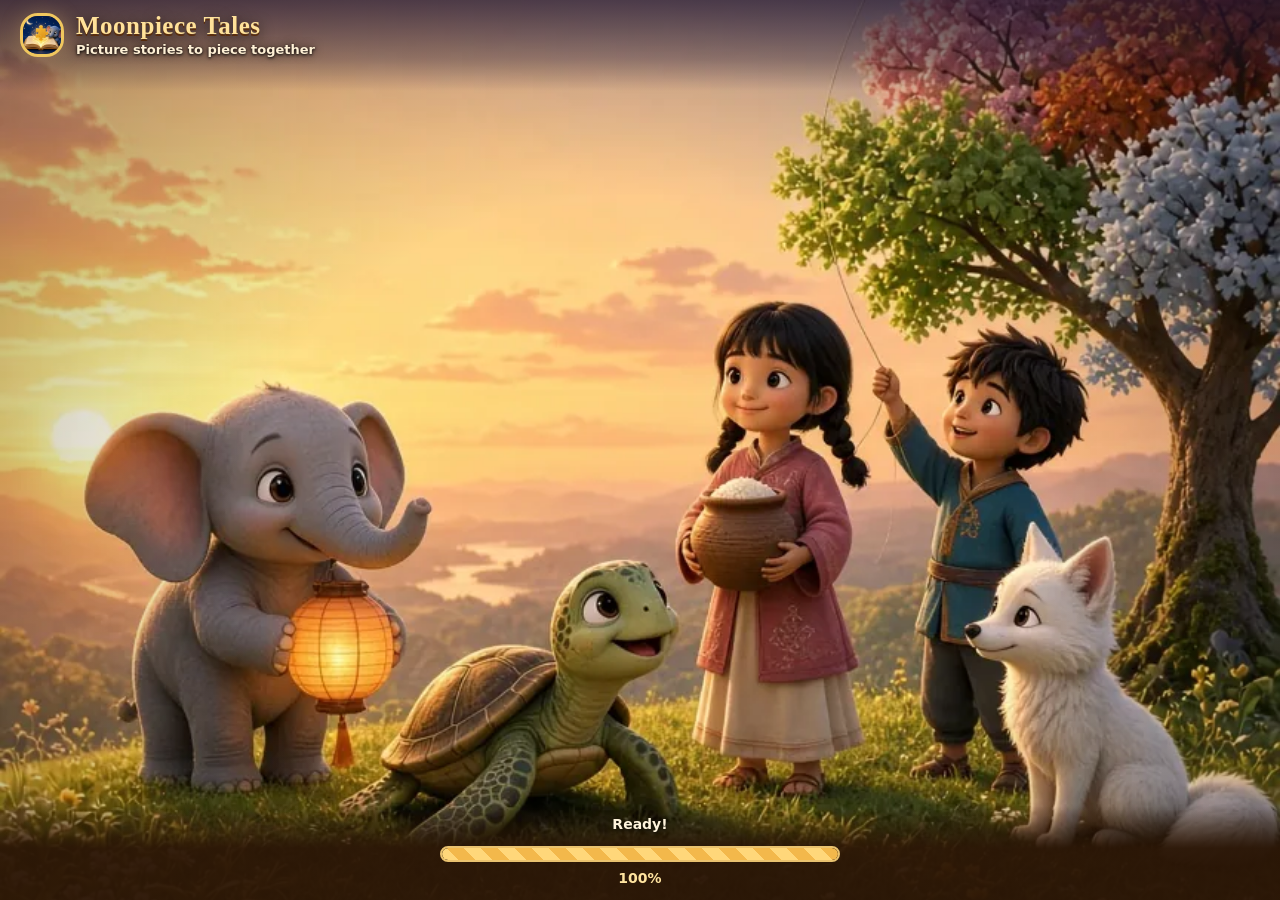
<file: index.html>
<!DOCTYPE html>
<html lang="en" translate="no">
<head>
  <meta charset="UTF-8" />
  <meta name="google" content="notranslate" />
  <meta name="theme-color" content="#2b1a0e" />
  <meta name="apple-mobile-web-app-capable" content="yes" />
  <meta name="viewport" content="width=device-width, initial-scale=1, maximum-scale=1, user-scalable=no, viewport-fit=cover" />
  <title>Moonpiece Tales</title>
  <meta name="description" content="Picture stories to piece together – six 3D story jigsaws for kids in 21 languages." />
  <meta http-equiv="Cache-Control" content="no-cache, no-store, must-revalidate" />
  <meta http-equiv="Pragma" content="no-cache" />
  <meta property="og:type" content="website" />
  <meta property="og:title" content="Moonpiece Tales" />
  <meta property="og:description" content="Picture stories to piece together – six 3D story jigsaws for kids in 21 languages." />
  <meta property="og:url" content="https://pawineenueangnin-oss.github.io/story-jigsaw-new/" />
  <meta property="og:image" content="https://pawineenueangnin-oss.github.io/story-jigsaw-new/branding/og.jpg" />
  <meta property="og:image:width" content="1200" />
  <meta property="og:image:height" content="630" />
  <meta name="twitter:image" content="https://pawineenueangnin-oss.github.io/story-jigsaw-new/branding/og.jpg" />
  <meta name="twitter:card" content="summary_large_image" />

  <style>
    :root {
      --bg: #120b22;
      --card: #1c1433;
      --line: #3b2d66;
      --gold: #f0c75e;
      --mint: #5ee0b5;
      --text: #f4f1ea;
      --muted: #b3a7d4;
    }
    * { box-sizing: border-box; -webkit-tap-highlight-color: transparent; }
    html, body {
      margin: 0; width: 100%; height: 100%; height: var(--game-height, 100dvh);
      overflow: hidden; color: var(--text);
      font-family: "Segoe UI", "Sarabun", sans-serif;
      background: radial-gradient(900px 500px at 50% -8%, #3a1d6a 0%, transparent 55%), var(--bg);
      overscroll-behavior: none;
      touch-action: manipulation;
      -webkit-text-size-adjust: 100%;
    }
    .screen {
      position: fixed; inset: 0; display: flex; align-items: center; justify-content: center;
      padding: calc(14px + env(safe-area-inset-top)) 16px calc(62px + env(safe-area-inset-bottom));
    }
    .screen.hide { opacity: 0; visibility: hidden; pointer-events: none; }
    .screen.col {
      align-items: stretch; justify-content: flex-start; flex-direction: column;
      padding: calc(8px + env(safe-area-inset-top)) 10px calc(58px + env(safe-area-inset-bottom));
      max-width: 430px; left: 50%; right: auto; width: 100%;
      transform: translateX(-50%);
    }
    .card { width: min(86vw, 360px); text-align: center; }
    .logo {
      width: 118px; height: 118px; margin: 0 auto 16px; border-radius: 28px;
      border: 5px solid #ffe566; background: #16102b;
      overflow: hidden; display: block;
      box-shadow: 0 10px 24px rgba(0,0,0,.35), 0 0 0 6px rgba(255,229,102,.12); object-fit: cover;
      box-shadow: 0 8px 18px rgba(0,0,0,.35);
    }
    @keyframes pulse { 0%,100%{opacity:.4;transform:scale(.92)} 50%{opacity:1;transform:scale(1)} }
    h1 { margin: 0 0 6px; font-size: 1.55rem; }
    p { margin: 0 0 14px; color: var(--muted); }
    .bar { height: 8px; background: #23183d; border: 1px solid var(--line); border-radius: 99px; overflow: hidden; }
    .bar > i { display: block; height: 100%; width: 6%; background: linear-gradient(90deg,#7a4dff,var(--gold)); transition: width .2s ease; }
    #pct { margin-top: 8px; color: var(--gold); font-weight: 700; }
    #menu {
      background:#0a2a18 url("branding/cover.webp") center / cover no-repeat;
      padding: 0 !important;
    }
    #menu .card {
      width: 100%; max-width: 430px; height: 100%;
      display: flex; flex-direction: column; justify-content: flex-end;
      padding: 0 9% 11%;
      background: transparent;
    }
        .menu-hide { display: none !important; }
    #menu .hit {
      position: absolute; left: 10%; width: 80%; z-index: 8;
      background: transparent; border: 0; padding: 0; margin: 0;
    }
    .hit-easy { top: 46%; height: 8.5%; }
    .hit-med { top: 55.2%; height: 8.5%; }
    .hit-hard { top: 64.4%; height: 8.5%; }
    .hit-photo { top: 73.6%; height: 10.5%; display:block; }
    #photoFileTop { position:absolute; inset:0; opacity:0; width:100%; height:100%; font-size:28px; }

    .wood-title {
      background: linear-gradient(#c98438,#7a4312);
      border: 3px solid #f0d7a0;
      border-radius: 16px;
      padding: 10px 14px;
      color: #ffe566 !important;
      text-shadow: 0 3px 0 #5a2e08;
      box-shadow: inset 0 2px 0 rgba(255,255,255,.25), 0 6px 0 #4a2808;
    }
    .wood-sub {
      background: linear-gradient(#b87530,#7a4312);
      border: 2px solid #e8c888;
      border-radius: 12px;
      padding: 8px 10px;
      color: #fff8e8 !important;
    }
    .menu-sub { margin: -6px 0 16px; color:#cbbfff; font-size:.88rem; text-align:center; }
    #menu .levels button, #menu .photo-label {
      background: transparent !important;
      border: 0 !important;
      box-shadow: none !important;
      color: transparent !important;
      min-height: 7.6vh;
    }
    #menu .levels .paw, #menu .photo-label .paw,
    #menu .levels span, #menu .photo-label span,
    #menu .levels b, #menu .photo-label b { visibility: hidden; }
    .levels button, .photo-label {
      display: flex !important; align-items: center; justify-content: space-between;
      gap: 10px; text-align: left;
    }
    .levels .paw, .photo-label .paw {
      width: 42px; height: 42px; border-radius: 50%;
      display: grid; place-items: center;
      background: radial-gradient(circle at 30% 28%, #c9843c, #6a3a12);
      border: 3px solid #f6e0a8; font-style: normal; flex: 0 0 42px;
      box-shadow: inset 0 2px 0 rgba(255,255,255,.35), 0 2px 0 #3d2208;
      font-size: 1.05rem;
    }
    .levels span, .photo-label span {
      flex: 1; font-weight: 900; font-size: 1.22rem; text-align: center;
      text-shadow: 0 2px 0 rgba(0,0,0,.22);
    }
    .levels b, .photo-label b { font-size: 1.7rem; font-weight: 900; opacity: .95; width: 22px; }
    .levels { display: grid; gap: 2.2vh; margin-bottom: 2vh; }
    .levels button, .btn, .photo-label {
      width: 100%;
      min-height: 64px;
      border: 0;
      color: #fff;
      border-radius: 34px;
      padding: 12px 14px;
      font-size: 1.12rem;
      font-weight: 800;
      cursor: pointer;
      text-align: center;
      letter-spacing: .02em;
      box-shadow:
        inset 0 2px 0 rgba(255,255,255,.28),
        inset 0 -4px 0 rgba(0,0,0,.28),
        0 8px 0 rgba(0,0,0,.35),
        0 12px 18px rgba(0,0,0,.28);
    }
    .press-pop { animation: pressPop .18s ease; }
    @keyframes pressPop {
      0% { transform: scale(1); }
      45% { transform: scale(.86); }
      100% { transform: scale(1); }
    }
    .levels button:active, .btn:active, .photo-label:active {
      transform: translateY(4px);
      box-shadow:
        inset 0 2px 0 rgba(255,255,255,.18),
        inset 0 -2px 0 rgba(0,0,0,.28),
        0 4px 0 rgba(0,0,0,.35),
        0 6px 10px rgba(0,0,0,.25);
    }
    .levels button[data-level="easy"], .levels button[data-photosize="3"] {
      background: linear-gradient(#6ee36a, #2db43a);
    }
    .levels button[data-level="medium"], .levels button[data-photosize="4"] {
      background: linear-gradient(#ffc84a, #f08a12);
    }
    .levels button[data-level="hard"], .levels button[data-photosize="5"] {
      background: linear-gradient(#ff6aa8, #e23a7a);
    }
    .photo-label {
      background: linear-gradient(#9b5cff, #5b2adf) !important;
    }
    .btn.primary { background: linear-gradient(#7a5cff, #4a2fd4); color: #fff; }
    .photo-label { position: relative; overflow: hidden; }
    #photoFile {
      position: absolute; inset: 0; width: 100%; height: 100%;
      opacity: 0; font-size: 32px; cursor: pointer;
    }

    .topbar { display: flex; align-items: center; gap: 8px; margin-bottom: 8px; }
    .topbar h1 { flex: 1; font-size: 1.05rem; margin: 0; text-align: center; }
    .icon-btn.back-text {
      width: auto; min-width: 76px; height: 40px; padding: 0 12px;
      font-size: .86rem; font-weight: 800; color: #1a0d00;
      background: linear-gradient(#ffe566,#e0a21a);
      border: 1px solid #fff3a8;
      box-shadow: inset 0 1px 0 rgba(255,255,255,.45), 0 3px 0 #8a5a00;
    }
    .icon-btn {
      width: 38px; height: 38px; border-radius: 12px; border: 1px solid var(--line);
      background: var(--card); color: var(--text); font-size: 1.1rem; font-weight: 800; cursor: pointer;
    }
    #grid {
      flex: 1; min-height: 0; overflow-y: auto; overflow-x: hidden;
      display: grid; grid-template-columns: repeat(4, minmax(0, 1fr));
      gap: 8px; align-content: start; padding: 2px 1px 8px;
      -webkit-overflow-scrolling: touch; touch-action: pan-y;
    }
    .stage {
      position: relative; aspect-ratio: 1; margin: 0; padding: 0; border: 0;
      border-radius: 14px; overflow: hidden; background: #160f2b; cursor: pointer;
      box-shadow: 0 6px 14px rgba(0,0,0,.28);
    }
    .stage canvas, .stage img { width: 100%; height: 100%; display: block; object-fit: cover; }
    .stage .name {
      position: absolute; left: 5px; right: 5px; bottom: 5px;
      font-size: .58rem; font-weight: 800; color: #fff; text-align: left;
      text-shadow: 0 1px 4px #000; line-height: 1.15;
    }
    .stage .badge {
      position: absolute; top: 5px; right: 5px; width: 18px; height: 18px;
      border-radius: 50%; display: flex; align-items: center; justify-content: center;
      font-size: .7rem; background: rgba(8,8,16,.7);
    }
    .stage.done { outline: 2px solid var(--gold); }
    .stage.done .badge { background: #1d6b3a; color: #b8ffd0; }
    .stage.locked canvas { filter: brightness(.32) saturate(.6); }
    .stage.locked { cursor: default; }
    .stage.locked .badge { color: var(--gold); font-size: .85rem; }

    #play { background: #120b22; }
        .play-bg {
      position: absolute; inset: -20px; z-index: 0; pointer-events: none;
      background-size: cover; background-position: center;
      filter: blur(18px) saturate(1.2); transform: scale(1.08);
      opacity: .38;
    }
    #play > *:not(.play-bg) { position: relative; z-index: 1; }
    #play .topbar { margin-bottom: 8px; }
    .play-nav { gap: 6px; margin-bottom: 10px; align-items: center; width: 100%; box-sizing: border-box; }
    .play-nav .home-btn,
    .play-nav .round-ico,
    .play-nav .hint-btn { flex-shrink: 0; }
    .play-nav h1 { flex: 1 1 auto; min-width: 0; }
    /* Glossy orange Play chip (ref style) */
    .wood-chip {
      display: inline-flex; align-items: center; justify-content: center; gap: 5px;
      background: linear-gradient(180deg, #ffb14a 0%, #ff8a14 42%, #f06a00 100%);
      border: 0; color:#fff;
      border-radius: 999px; padding: 11px 15px; font-weight: 900; font-size:.86rem;
      letter-spacing: .02em;
      text-shadow: 0 1px 2px rgba(0,0,0,.35);
      box-shadow: inset 0 2px 0 rgba(255,255,255,.45), inset 0 -3px 0 rgba(0,0,0,.18), 0 4px 0 #b84400;
      flex-shrink: 0;
    }
    .wood-chip .play-ico { font-size: .78rem; line-height: 1; }
    /* Purple music */
    .round-ico {
      width: 46px; height: 46px; border-radius: 14px; border: 0; flex-shrink: 0;
      background: linear-gradient(180deg, #b57cff 0%, #7a3dff 48%, #5b22d8 100%); color:#fff; font-size:1.15rem;
      box-shadow: inset 0 2px 0 rgba(255,255,255,.4), inset 0 -3px 0 rgba(0,0,0,.22), 0 4px 0 #3a14a8;
    }
    .wood-tray {
      background: linear-gradient(#d59a4a,#8b4e16);
      border: 3px solid #f3d7a0; border-radius: 22px;
      padding: 8px 18px; width: min(78%, 240px);
      box-shadow: inset 0 1px 0 rgba(255,255,255,.28), 0 4px 0 #5a300c;
    }
    .wood-tray canvas { border: 2px solid #fff3c8 !important; }
    /* Dark wood Home (ref style) */
    .home-btn {
      width: 46px; height: 46px; border: 2px solid #a67c52; border-radius: 12px; flex-shrink: 0;
      background:
        linear-gradient(180deg, rgba(255,255,255,.12), transparent 40%),
        linear-gradient(180deg, #7a4e28 0%, #5a3418 45%, #3a2010 100%);
      color: #fff; font-size: 1.2rem; font-weight: 900;
      box-shadow: inset 0 1px 0 rgba(255,255,255,.22), inset 0 -2px 0 rgba(0,0,0,.35), 0 3px 0 #241408;
    }
    /* Wooden plank Stage title with leaf accents */
    #play .topbar h1 {
      position: relative;
      background:
        linear-gradient(180deg, rgba(255,240,200,.22), transparent 35%),
        linear-gradient(180deg, #c99252 0%, #9a6230 48%, #6e411c 100%);
      border: 3px solid #e8c890;
      border-radius: 14px;
      padding: 10px 18px;
      font-size: .98rem;
      font-weight: 900;
      color: #fff;
      text-shadow: 0 2px 0 rgba(0,0,0,.45), 0 3px 8px rgba(0,0,0,.3);
      box-shadow: inset 0 2px 0 rgba(255,255,255,.28), inset 0 -3px 0 rgba(0,0,0,.28), 0 4px 0 #4a2a10;
      min-width: 0;
      max-width: none;
      overflow: hidden;
      text-overflow: ellipsis;
      white-space: nowrap;
    }
    #play .topbar h1::before,
    #play .topbar h1::after {
      content: "🌿";
      position: absolute;
      top: 50%;
      transform: translateY(-54%);
      font-size: .95rem;
      line-height: 1;
      filter: drop-shadow(0 1px 1px rgba(0,0,0,.35));
      pointer-events: none;
    }
    #play .topbar h1::before { left: 4px; transform: translateY(-54%) scaleX(-1); }
    #play .topbar h1::after { right: 4px; }
    #play .icon-btn {
      background: linear-gradient(#5b3ad4,#2d176e);
      border: 1px solid #c4b0ff;
      border-radius: 14px;
      box-shadow: inset 0 1px 0 rgba(255,255,255,.25), 0 4px 0 #1a0d40;
      font-size: 1.35rem;
    }
    .hud {
      display: flex; gap: 0; margin-bottom: 12px;
      background:
        linear-gradient(#8a5522,#4a2a10);
      border: 2px solid #f6e2b0;
      border-radius: 20px;
      overflow: hidden;
      box-shadow:
        inset 0 1px 0 rgba(255,255,255,.28),
        inset 0 -3px 0 rgba(0,0,0,.22),
        0 6px 14px rgba(0,0,0,.28);
    }
    .stat {
      flex: 1; text-align: center; padding: 9px 4px 10px;
      background: transparent; border: 0; box-shadow: none;
    }
    .stat + .stat { border-left: 1px solid rgba(240,215,160,.28); }
    .stat span { display:block; font-size:.62rem; font-weight:800; letter-spacing:.04em; margin-bottom:3px; color:#f6e2b0; }
    .stat b { display:block; font-size:1.05rem; font-weight:900; line-height:1.15; color:#fff; white-space:nowrap; }
    .stat-piece b { font-variant-numeric: tabular-nums; }
    .stat-time b { color:#bfe9ff; }
    .stat-piece b { color:#d6ffc2; letter-spacing: .04em; }
    .stat-piece span { color:#e8f4ff; }
    .stat-score b { color:#ffe566; }
    #fxLayer { position:absolute; inset:0; pointer-events:none; overflow:hidden; z-index:8; }
    .fx-star {
      position:absolute; left:0; top:0; font-size:18px; line-height:1;
      transform:translate(-50%,-50%);
      animation: fxStar .65s ease-out forwards;
      text-shadow:0 0 8px #ffe566;
      pointer-events:none;
    }
    @keyframes fxStar {
      0% { opacity:1; transform:translate(-50%,-50%) scale(.4) rotate(0deg); }
      100% { opacity:0; transform:translate(calc(-50% + var(--dx)), calc(-50% + var(--dy))) scale(1.4) rotate(120deg); }
    }
    .fx-pop {
      position:absolute; width:18px; height:18px; border-radius:50%;
      transform:translate(-50%,-50%);
      animation: fxPop .45s ease-out forwards;
    }
    @keyframes fxPop {
      0% { opacity:1; transform:translate(-50%,-50%) scale(.3); }
      100% { opacity:0; transform:translate(-50%,-50%) scale(2.2); }
    }
    .board-wrap {
      position: relative;
      width: min(100%, calc(var(--game-height, 100dvh) - 260px), calc(100vw - 20px));
      max-height: min(62dvh, calc(100vw - 20px));
      aspect-ratio: 1; margin: 0 auto; border-radius: 18px; overflow: hidden;
      border: 6px solid #c9a36a; background: #3a2414; position: relative;
      box-shadow: inset 0 0 0 3px #7a4e24, 0 12px 26px rgba(0,0,0,.4);
    }
    .guide canvas {
      border-radius: 16px;
      border: 3px solid #ffe566;
      box-shadow: 0 6px 16px rgba(0,0,0,.35);
    }
    .guide-cap { font-size:.7rem; color:#ffe566; text-align:center; margin:8px 0 4px; letter-spacing:.06em; }
    .guide {
      display: flex; align-items: center; justify-content: center;
      margin: 8px auto 0; gap: 8px;
    }
    #guidePic {
      width: 72px; height: 72px; border-radius: 12px;
      border: 2px solid var(--line); background: #0d0818;
      display: block; object-fit: cover;
      cursor: pointer;
      touch-action: manipulation;
    }
    #guideZoom {
      position: absolute; inset: 0; z-index: 12;
      display: none; align-items: center; justify-content: center;
      background: rgba(8,4,18,.55);
      pointer-events: none;
    }
    #guideZoom.show { display: flex; }
    #guideZoom.intro {
      background: #2a1810;
      pointer-events: auto;
    }
    #guideZoom.intro canvas {
      width: calc(100% - 16px); height: calc(100% - 16px);
      border-radius: 12px;
      border: 3px solid #c9a36a;
      box-shadow: inset 0 0 0 2px #7a4e24, 0 8px 24px rgba(0,0,0,.45);
    }
    #guideZoom canvas {
      width: 92%; height: 92%;
      border-radius: 14px;
      border: 4px solid #ffe566;
      box-shadow: 0 16px 40px rgba(0,0,0,.55);
      animation: guidePop .32s cubic-bezier(.2,1.35,.4,1);
      object-fit: cover;
    }
    @keyframes guidePop {
      0% { transform: scale(.4); opacity: .5; }
      100% { transform: scale(1); opacity: 1; }
    }
    #board {
      width: 100%; height: 100%; display: grid; gap: 6px; padding: 8px;
      grid-template-columns: repeat(var(--size, 3), 1fr);
      grid-template-rows: repeat(var(--size, 3), 1fr);
    }
    .tile { border: 0; padding: 0; border-radius: 10px; background-repeat: no-repeat; cursor: pointer; box-shadow: 0 2px 0 rgba(0,0,0,.35); background-color: #2a1810; }
    .tile.misplaced {
      opacity: 0.5 !important;
      filter: brightness(0.92);
      box-shadow: inset 0 0 0 999px rgba(20,10,4,0.22), 0 2px 0 rgba(0,0,0,.35);
    }
    .tile.locked:not(.misplaced), .tile:not(.misplaced) { opacity: 1; filter: none; }
    .tile.selected { outline: 3px solid #ffe566; transform: scale(.97); animation: selPulse .9s ease-in-out infinite; }
    @keyframes selPulse { 50% { outline-color:#fff4a8; } }
    /* locked style strengthened below */
    .overlay {
      position: fixed; inset: 0; z-index: 40;
      display: none; align-items: center; justify-content: center;
      flex-direction: column;
      background: rgba(8,4,18,.72);
      text-align: center;
      padding: calc(12px + env(safe-area-inset-top)) 16px calc(66px + env(safe-area-inset-bottom));
      backdrop-filter: blur(5px);
      -webkit-backdrop-filter: blur(5px);
    }
    .overlay.show { display: flex; }
    .win-card {
      width: min(94vw, 380px);
      max-height: min(82dvh, 680px);
      overflow: auto;
      padding: 14px 14px 16px;
      border-radius: 26px;
      text-align: center;
      background:
        linear-gradient(165deg, #6b3d1c 0%, #3a2110 42%, #24140a 100%);
      border: 5px solid #f6e2b0;
      box-shadow:
        inset 0 1px 0 rgba(255,255,255,.28),
        inset 0 -4px 0 rgba(0,0,0,.3),
        0 20px 44px rgba(0,0,0,.5);
    }
    .win-card h2 {
      margin: 2px 0 8px;
      color: #ffe566;
      font-size: 1.22rem;
      font-weight: 900;
      text-shadow: 0 2px 0 rgba(0,0,0,.4);
    }
    .win-hero {
      position: relative;
      display: flex;
      flex-direction: column;
      align-items: center;
      gap: 8px;
      margin: 4px 0 12px;
      width: 100%;
    }
    #winPic {
      width: min(78%, 280px);
      height: auto;
      aspect-ratio: 1;
      border-radius: 18px;
      border: 4px solid #ffe566;
      box-shadow: 0 10px 28px rgba(0,0,0,.45);
      background: #0d0818;
      display: block;
      object-fit: cover;
    }
    .win-stars-wrap {
      position: absolute;
      left: 50%;
      bottom: 0;
      transform: translateX(-50%);
      width: min(78%, 280px);
      padding: 28px 8px 10px;
      border-radius: 0 0 14px 14px;
      background: linear-gradient(180deg, transparent, rgba(0,0,0,.72) 35%);
      text-align: center;
      pointer-events: none;
    }
    .win-stars {
      font-size: 1.85rem;
      letter-spacing: 5px;
      margin: 0;
      color: #ffe566;
      line-height: 1.1;
      text-shadow: 0 2px 0 rgba(0,0,0,.55), 0 0 12px rgba(255,200,60,.55);
    }
    .win-stars-label {
      margin: 2px 0 0;
      font-size: .92rem;
      font-weight: 900;
      color: #fff;
      text-shadow: 0 1px 3px rgba(0,0,0,.7);
    }
    .win-text {
      margin: 0 0 2px;
      color: #fff8e8;
      font-size: .9rem;
      font-weight: 700;
    }
    .win-stats {
      margin: 0 0 10px;
      color: #e6d4ff;
      font-size: .8rem;
    }
    .win-gallery-wrap {
      margin: 0 0 12px;
      padding: 10px 8px 8px;
      border-radius: 18px;
      background: rgba(0,0,0,.28);
      border: 2px solid rgba(246,226,176,.35);
      text-align: left;
    }
    .win-gallery-label {
      display: block;
      margin: 0 0 8px 4px;
      color: #ffe566;
      font-size: .72rem;
      font-weight: 800;
      letter-spacing: .04em;
      text-transform: uppercase;
    }
    #winGallery {
      display: grid;
      grid-template-columns: repeat(4, minmax(0, 1fr));
      gap: 7px;
      max-height: 168px;
      overflow-y: auto;
      padding: 2px;
      -webkit-overflow-scrolling: touch;
    }
    .win-thumb {
      position: relative;
      aspect-ratio: 1;
      margin: 0;
      padding: 0;
      border: 0;
      border-radius: 12px;
      overflow: hidden;
      background: #160f2b;
      box-shadow: 0 3px 8px rgba(0,0,0,.35);
    }
    .win-thumb canvas {
      width: 100%;
      height: 100%;
      display: block;
      object-fit: cover;
    }
    .win-thumb .win-thumb-n {
      position: absolute;
      left: 4px;
      bottom: 3px;
      font-size: .55rem;
      font-weight: 800;
      color: #fff;
      text-shadow: 0 1px 3px #000;
    }
    .win-thumb.current {
      outline: 2px solid #ffe566;
      box-shadow: 0 0 0 2px rgba(255,229,102,.35), 0 3px 8px rgba(0,0,0,.35);
    }
    .win-btn {
      width: 100%;
      min-height: 50px !important;
      margin-top: 8px;
      font-size: .98rem !important;
    }
    .win-btn.primary { margin-top: 0; }
    #play.win-open .guide { visibility: hidden; }
    #win {
      gap: 2px;
    }
    #win .btn { max-width: 240px; }
    #inter {
      position: fixed; inset: 0; z-index: 40; display: none;
      align-items: center; justify-content: center; flex-direction: column;
      background: rgba(6,4,14,.92); text-align: center; padding: 24px 18px;
    }
    #inter.show { display: flex; }
    #inter .slot {
      width: min(86vw, 340px); height: min(62vh, 420px);
      border: 2px dashed #6b4dff; border-radius: 18px;
      background: #1a1233; display: flex; align-items: center; justify-content: center;
      flex-direction: column; color: #cbbfff; font-weight: 800;
    }
    #inter .slot small { display: block; margin-top: 8px; color: #8d7bb8; font-weight: 600; }
    #closeAd {
      margin-top: 16px; width: min(86vw, 340px);
    }
    .banner {
      position: fixed; left: 0; right: 0; bottom: 0; z-index: 20;
      height: calc(50px + env(safe-area-inset-bottom));
      padding-bottom: env(safe-area-inset-bottom);
      border-top: 1px dashed #5a4a22; background: #1a1230;
      display: flex; align-items: center; justify-content: center;
      color: #8d7bb8; font-size: .72rem; text-align: center;
    }
    .banner b { color: var(--gold); margin-right: 8px; }
  
    .hint-btn {
      min-width: 70px; height: 44px; padding: 0 12px;
      border: 0; border-radius: 999px; cursor: pointer; flex-shrink: 0;
      font-size: .82rem; font-weight: 900; color: #fff;
      background: linear-gradient(180deg, #ffe98a 0%, #ffcc33 42%, #f0a800 100%);
      text-shadow: 0 1px 2px rgba(0,0,0,.3);
      box-shadow: inset 0 2px 0 rgba(255,255,255,.5), inset 0 -3px 0 rgba(0,0,0,.15), 0 4px 0 #b87a00;
    }
    .hint-btn:disabled { opacity: .45; filter: grayscale(.3); cursor: default; }
    .tile.locked {
      outline: 2px solid #7cf0c2;
      box-shadow: 0 0 0 2px rgba(124,240,194,.35), 0 2px 0 rgba(0,0,0,.35);
      pointer-events: none;
    }
    #rewardedAd {
      position: fixed; inset: 0; z-index: 12000;
      display: none; align-items: center; justify-content: center;
      background: rgba(8,4,20,.82); padding: 20px;
    }
    #rewardedAd.show { display: flex; }
    #rewardedAd .slot {
      width: min(88vw, 340px); text-align: center;
      background: linear-gradient(180deg,#2a1a4a,#160f2b);
      border: 2px solid #f0c75e; border-radius: 22px;
      padding: 28px 20px; box-shadow: 0 12px 32px rgba(0,0,0,.45);
    }
    #rewardedAd .slot b { display:block; color: var(--gold); font-size:1.15rem; margin-bottom: 10px; }
    #rewardedAd .slot small { color: #cbbfff; font-size: .92rem; line-height: 1.45; }
    #rewardedAd #rewardCd { display:block; margin-top: 16px; font-size: 2rem; font-weight: 900; color: #ffe566; }

  
/* Compact result sheet: actions remain above the collected stages. */
#win { padding: max(14px,env(safe-area-inset-top)) 18px max(14px,env(safe-area-inset-bottom)); background:rgba(16,25,21,.78); z-index:60; }
#win .win-card { width:min(100%,380px); max-height:calc(var(--game-height, 100dvh) - 36px); padding:24px 22px 18px; border:1px solid #e8c77c; border-radius:28px; background:linear-gradient(155deg,#faf3df,#fffdf6 55%,#efe5ca); color:#3d3424; box-shadow:0 24px 70px #0008; overflow-y:auto; scrollbar-width:thin; }
#win .win-card h2 { font-size:26px; letter-spacing:-.6px; color:#254c35; text-shadow:none; margin:0 0 16px; }
#win .win-hero { margin:0 0 12px; gap:12px; }
#winPic { width:min(60vw,220px,29dvh); border:4px solid #fff; border-radius:20px; box-shadow:0 6px 20px #463c2526; }
#win .win-stars-wrap { position:static; transform:none; width:100%; padding:0; background:none; }
#win .win-stars { font-size:30px; letter-spacing:5px; color:#d79b23; text-shadow:0 2px 0 #fff; }
#win .win-stars-label { color:#8b7751; font-size:12px; font-weight:600; text-shadow:none; margin:5px 0 0; }
#win .win-text { color:#526049; font-size:14px; font-weight:500; margin:0 0 10px; line-height:1.45; }
#win .win-stats { color:#685536; background:#eee5ce; border-radius:12px; padding:12px 8px; font-size:13px; margin:0 0 16px; }
#win .win-actions { display:grid; gap:8px; }
#win .win-btn { max-width:none; width:100%; margin:0; min-height:48px!important; border-radius:14px; font-size:16px!important; }
#win .win-btn.primary { background:linear-gradient(#3c7652,#27543b); border:1px solid #224932; color:#fff; box-shadow:0 3px 0 #193b29; text-shadow:none; }
#win .result-back { background:none; border:0; padding:10px; color:#64725c; font-size:13px; cursor:pointer; }
#win .win-gallery-wrap { margin:14px 0 0; padding:12px 0 0; border:0; border-top:1px solid #ded4b9; border-radius:0; background:none; }
#win .win-gallery-label { color:#8a7856; font-size:10px; letter-spacing:1px; margin:0 0 8px; }
#winGallery { display:flex; gap:8px; max-height:none; overflow-x:auto; }
#win .win-thumb { flex:0 0 42px; width:42px; height:42px; border-radius:9px; }
.banner { display:none; }
@media(max-height:620px) { #win .win-card { padding:14px 18px; } #winPic { width:22dvh; } #win .win-card h2 { margin-bottom:10px; font-size:22px; } #win .win-gallery-wrap { display:none!important; } }


/* Result replaces the play surface instead of occupying its layout. */
#play > #win { position:fixed; inset:0; z-index:60; background:#172d23; }
#play.win-open > *:not(#win) { visibility:hidden; }
#win .win-stars-label, #win .win-text, #win .win-gallery-wrap { display:none!important; }
#win .win-card { max-height:calc(var(--game-height, 100dvh) - 28px); padding:20px; }
#win .win-card h2 { font-size:24px; margin-bottom:14px; }
#win .win-hero { gap:12px; margin-bottom:14px; }
#winPic { width:min(62vw,240px,34dvh); }
#win .win-stats { margin-bottom:14px; }
#win .result-back { padding:8px; }


.tile.piece-celebrate { animation:pieceCelebrate .38s ease-out; }
@keyframes pieceCelebrate { 0% { transform:scale(.93); } 55% { transform:scale(1.035); box-shadow:0 0 16px #ffe566aa; } 100% { transform:scale(1); } }
#win.show .win-card { animation:resultAppear .3s ease-out; }
@keyframes resultAppear { from { opacity:0; transform:translateY(12px) scale(.97); } to { opacity:1; transform:none; } }
@media(prefers-reduced-motion:reduce) { .tile.piece-celebrate,#win.show .win-card { animation:none; } }

#playerForm .btn { margin-top:12px; width:100%; }
#playerError { color:#a5362a; }

/* Layout adapts to the available viewport rather than a fixed phone mockup. */
.screen { padding:calc(12px + env(safe-area-inset-top)) calc(12px + env(safe-area-inset-right)) calc(12px + env(safe-area-inset-bottom)) calc(12px + env(safe-area-inset-left)); }
.screen.col { left:0; right:0; transform:none; max-width:none; width:100%; padding:calc(8px + env(safe-area-inset-top)) calc(10px + env(safe-area-inset-right)) calc(8px + env(safe-area-inset-bottom)) calc(10px + env(safe-area-inset-left)); }
#play { align-items:center; overflow-y:auto; gap:8px; }
#play .play-nav,#play .hud { width:min(100%,600px); flex-shrink:0; margin:0; }
#play .board-wrap { width:min(100%,600px,calc(var(--game-height, 100dvh) - 230px - env(safe-area-inset-top) - env(safe-area-inset-bottom))); max-height:none; flex-shrink:0; }
#play .guide { margin:0; flex-shrink:0; }
#play .play-nav h1 { font-size:clamp(16px,4vw,23px); }
#play .home-btn,#play .round-ico { width:48px; height:48px; min-width:44px; }
#play .hint-btn { height:48px; min-width:64px; padding:0 10px; }
#picker .grid { width:min(100%,650px); margin:auto; }
#picker .topbar { width:min(100%,650px); align-self:center; }
@media(orientation:landscape) and (max-height:600px) {
 #play { display:grid; grid-template-columns:minmax(140px,200px) minmax(0,1fr); grid-template-rows:auto auto 1fr; align-content:center; align-items:start; gap:8px 18px; max-width:1000px; margin:auto; }
 #play .play-nav { grid-column:1;grid-row:1; flex-wrap:wrap; }
 #play .play-nav h1 { order:-1;flex-basis:100%;margin-bottom:6px; }
 #play .hud { grid-column:1;grid-row:2; }
 #play .board-wrap { grid-column:2;grid-row:1/4; width:min(100%,calc(var(--game-height, 100dvh) - 24px - env(safe-area-inset-top) - env(safe-area-inset-bottom))); align-self:center; }
 #play .guide { grid-column:1;grid-row:3; }
 #win .win-card { display:grid;grid-template-columns:1fr 1fr; gap:8px 18px; width:min(100%,580px);padding:16px; }
 #win .win-card h2 { grid-column:1/3;margin:0; }
 #win .win-hero { grid-column:1;grid-row:2/4;margin:0;gap:8px; }
 #winPic { width:min(30vw,calc(var(--game-height, 100dvh) - 135px)); }
 #win .win-stats { align-self:end;margin:0; } #win .win-actions { align-self:start; }
}
@media(max-width:340px) { #play .home-btn,#play .round-ico { width:44px;height:44px; } #play .play-nav { gap:4px; } #play .hint-btn { min-width:58px; } #win .win-card { padding:16px; } }

/* Original illustrated menu, with hit areas scaling with its artwork. */
#menu { inset:auto; top:50%;left:50%;right:auto;bottom:auto;transform:translate(-50%,-50%);width:min(100vw,56.171875dvh);height:min(var(--game-height, 100dvh),178.025vw);padding:0!important;overflow:hidden;gap:0; background-size:100% 100%; }
#menu .card { display:none; }
#menu .hit { display:block; }

:root { --ad-space:calc(64px + env(safe-area-inset-bottom)); --game-height:calc(100dvh - var(--ad-space)); }
.screen { bottom:var(--ad-space); }
#play > #win { bottom:var(--ad-space); }
.banner { display:flex; z-index:70; height:var(--ad-space); padding:6px 12px calc(6px + env(safe-area-inset-bottom)); flex-direction:column;gap:4px; background:#f4f6f8; color:#586273; border-top:1px solid #ccd1d8; }
.banner b { color:#25354b;margin:0;font-size:13px; }
.banner span { font-size:10px; }
#menu { top:calc(var(--game-height)/2); }
#inter { z-index:100; background:#edf2f5; color:#203d35; }
#inter .slot { background:linear-gradient(160deg,#f8fcfa,#dbe9df); border:1px solid #aabbad; color:#285c43; gap:24px; border-radius:24px; }
#inter .slot strong { font-size:clamp(22px,5vw,32px); }
#inter .slot small { color:#66736c; font-size:13px; }
.ad-preview-label { letter-spacing:2px;font-size:11px;font-weight:600; }
#closeAd { min-height:48px; }
#win .win-btn:not(.primary) { background:#fff; color:#27543b; border:1px solid #cdbf98; box-shadow:0 3px 0 #d9cda9; text-shadow:none; }
#photoMenu .levels button { justify-content:center; text-align:center; }
.hint-btn .ad-tag { font-size:9px; font-weight:800; padding:1px 4px; margin-left:2px; border-radius:6px; background:rgba(0,0,0,.25); color:#fff; vertical-align:middle; }

#menu{background:radial-gradient(ellipse at top,#577a43,#142e22)!important;inset:0!important;transform:none!important;width:100%!important;height:100%!important;padding:16px 20px calc(16px + var(--ad-space,0px))!important}.story-hub h1{color:#ffe4a1}.story-hub img{max-height:31dvh;object-position:center 43%}.story-hub p{margin:10px 0}.story-hub .story-start{margin:10px 0}.story-note{font-size:12px!important}.story-picture .story-next-frame{position:absolute;inset:0;opacity:0;object-fit:cover;transform:scale(1.08);transition:opacity 1.2s,transform 3s}.story-journey .story-next-frame{opacity:1;transform:scale(1)}.story-celebrate{box-shadow:0 0 45px #ffdc79;animation:storyGlow 1.5s ease-in-out infinite alternate}@keyframes storyGlow{to{box-shadow:0 0 65px #ffdc79}}#storyCinema{background:#10251ff7}.story-panel{width:min(100%,560px)}.story-picture{max-height:60dvh}.story-panel p{min-height:60px}@media(max-height:650px){.story-hub h1{font-size:25px;margin:6px}.story-hub img{max-height:25dvh}.story-hub p{font-size:13px;margin:6px}.story-hub .story-start{min-height:48px;margin:6px 0}.story-note{margin:6px!important}.story-picture{max-height:52dvh}.story-panel h2{font-size:20px}.story-panel p{font-size:13px}}@media(prefers-reduced-motion:reduce){.story-next-frame{transition:none!important}.story-celebrate{animation:none!important}}

.story-hub{max-width:520px;width:100%;margin:auto}.story-library-grid{display:grid;grid-template-columns:repeat(2,minmax(0,1fr));gap:12px;text-align:left}.story-hub .story-book{padding:10px;min-height:130px;display:flex;flex-direction:column;align-items:flex-start;gap:5px;border-radius:18px;background:linear-gradient(145deg,#f4dfad,#cfa46a);box-shadow:0 5px 0 #785632,0 8px 16px #0003;color:#302419}.story-book.available{grid-column:1/-1;display:grid;grid-template-columns:105px 1fr;grid-template-rows:auto auto auto auto;gap:4px 14px;min-height:128px}.story-book.available img{grid-row:1/5;width:105px;height:105px;max-height:none;border-radius:12px;object-fit:cover}.story-book strong{font-size:18px}.story-book small{font-size:12px}.story-book b{font-size:14px;color:#164c35}.story-book .book-number{font-size:11px;font-weight:700;opacity:.8}.story-hub .story-book.coming{min-height:105px;background:linear-gradient(140deg,#385448,#263f34);border-color:#709078;color:#d6e3d8;opacity:1;cursor:default;box-shadow:0 4px 0 #152c22}.story-book.coming strong{font-size:15px}.book-symbol{font-size:25px}.story-library-grid .coming:last-child{grid-column:1/-1;min-height:80px;display:grid;grid-template-columns:40px 1fr;align-content:center}.coming:last-child .book-symbol{grid-row:1/4;align-self:center}#storyDetail[hidden],#storyLibrary[hidden]{display:none!important}.story-hub .library-back{display:block;min-height:44px;margin-bottom:12px;background:#274d3a;color:#fff0c9;border-color:#a6ba86}#storyDetail>.story-cover{max-height:24dvh;width:100%;object-fit:cover;object-position:center 40%}.story-difficulties{display:flex;flex-direction:column;gap:10px}.story-hub .story-difficulties button{display:grid;grid-template-columns:1fr auto;gap:3px 10px;text-align:left;min-height:70px;padding:10px 16px;border-radius:15px;box-shadow:0 4px 0 #795333}.story-difficulties strong{font-size:20px}.story-difficulties span{align-self:center;font-size:14px}.story-difficulties small{grid-column:1/-1;font-size:12px}.story-difficulties [data-story-level="medium"]{background:linear-gradient(#f8d77c,#d9a343)}.story-difficulties [data-story-level="hard"]{background:linear-gradient(#edb486,#cb815c)}@media(min-width:650px){.story-library-grid{grid-template-columns:repeat(3,minmax(0,1fr))}.story-book.available{grid-column:1/-1}.story-library-grid .coming:last-child{grid-column:auto;display:flex;min-height:105px}}@media(max-height:650px){.story-library-grid{gap:8px}.story-hub .story-book.coming{min-height:78px;padding:8px}.story-book.available{min-height:100px;grid-template-columns:85px 1fr}.story-book.available img{width:85px;height:85px}.story-library-grid .coming:last-child{min-height:65px}#storyDetail>.story-cover{max-height:19dvh}.story-hub .story-difficulties button{min-height:62px;padding:8px 14px}.story-difficulties{gap:8px}}

#puzzleIntro{position:fixed;inset:0;z-index:11000;background:#091b14;overflow:hidden;touch-action:none}#puzzleIntro canvas{position:absolute;inset:0;width:100%;height:100%;pointer-events:none}#puzzleIntro .intro-label{position:absolute;left:16px;right:16px;bottom:calc(80px + env(safe-area-inset-bottom));text-align:center;color:#ffedbd;font:700 17px system-ui;text-shadow:0 2px 6px #000}#puzzleIntro button{position:absolute;right:16px;bottom:calc(18px + env(safe-area-inset-bottom));min-height:46px;padding:10px 18px;border:1px solid #e5c77f;border-radius:14px;background:#214732;color:#ffedbd;font:700 15px system-ui}#board.intro-hidden .tile{visibility:hidden}

.story-collection{width:100%;min-height:48px!important;background:linear-gradient(#446c4c,#234b33)!important;color:#fff1bb!important;margin-top:10px;border:1px solid #c3b171!important}.stage-stars{position:absolute;top:6px;left:6px;color:#ffe28a;text-shadow:0 2px 4px #000;letter-spacing:2px;background:#123b2bcc;border-radius:8px;padding:2px 6px}.story-dialog{width:min(94vw,640px);max-height:88dvh;overflow:auto;border:1px solid #d6bd7c;border-radius:22px;background:#173d2d;color:#fff0cb;padding:18px;font-family:system-ui}.story-dialog::backdrop{background:#061c15dd}.story-dialog button{min-height:44px;border-radius:12px;padding:8px 12px;border:1px solid #c4ad6e;background:#345c3c;color:#fff0cb;font:600 14px system-ui;cursor:pointer}.story-dialog button:disabled{opacity:.55;cursor:default}.album-top{display:flex;align-items:center;justify-content:space-between;gap:8px;position:sticky;top:-18px;background:#173d2df5;z-index:2;padding:8px 0}.album-top h2{font-size:19px}.album-grid{display:grid;grid-template-columns:repeat(2,minmax(0,1fr));gap:10px}.story-dialog .album-page{padding:6px;display:flex;flex-direction:column;gap:6px;text-align:left}.album-page img{width:100%;aspect-ratio:1;object-fit:cover;border-radius:8px}.album-page>span{font-size:12px}.album-lock{display:grid;place-items:center;width:100%;aspect-ratio:1;background:#244d38;font-size:35px!important}.album-full{display:block;width:100%;max-height:57dvh;object-fit:contain;border-radius:15px}.album-text{font-size:16px;line-height:1.8}.album-actions{display:flex;gap:8px;justify-content:space-between}#albumBadges{display:flex;flex-wrap:wrap;gap:6px;margin:12px 0}#storyHelpers>button{display:block;width:100%;margin:12px 0}#storyProfile{font-size:13px;color:#ffe8ac;margin-bottom:8px}#win .win-stars-label{display:block!important}#win .win-text{display:block!important;font-size:14px;line-height:1.6}@media(min-width:650px){.album-grid{grid-template-columns:repeat(4,minmax(0,1fr))}}


/* Two library pages, three stories per page. */
#storyLibrary .story-book[hidden]{display:none!important}
#storyLibrary .story-library-grid{grid-template-columns:1fr;gap:12px}
#storyLibrary .story-book.available{grid-template-columns:clamp(76px,22vw,106px) minmax(0,1fr);min-height:112px;padding:10px;gap:3px 12px}
#storyLibrary .story-book.available img{width:100%;height:clamp(88px,23vw,110px);max-height:none}
#storyLibrary .story-book strong{font-size:clamp(15px,4.3vw,18px);line-height:1.3;overflow-wrap:anywhere}
#storyLibrary .story-book small{font-size:11px;line-height:1.4}
#storyLibrary .story-book .book-number{font-size:11px}
#storyLibrary .story-book b{font-size:13px}
.story-library-pager{display:grid;grid-template-columns:1fr auto 1fr;gap:12px;align-items:center;margin:20px 0 12px}
.story-library-pager button{min-height:46px;box-shadow:0 4px 0 #76532d;font-size:14px;padding:8px!important}
.story-library-pager button:disabled{opacity:.4;cursor:default;box-shadow:none}
#libraryPageLabel{font-size:13px;color:#ffe3aa;white-space:nowrap;font-weight:700}
#storyLibrary>h1{font-size:26px;margin:10px 0 4px}
#storyLibrary>p{margin:4px 0 12px;font-size:13px}
#menu{padding-bottom:calc(24px + var(--ad-space,0px) + env(safe-area-inset-bottom))!important}
#storyTestTools{margin:12px 0;text-align:left;border:1px solid #ad8d5a66;border-radius:12px;padding:8px 12px;color:#e6d5b6;font-size:12px}
#storyTestTools summary{cursor:pointer;min-height:28px;display:flex;align-items:center}
#storyTestTools button{font-size:12px;margin:8px 0;min-height:40px;width:100%}
@media(max-height:700px){#menu{padding-top:10px!important}.story-hub #languageBar{margin-bottom:5px}#storyLibrary .story-book.available{min-height:99px;padding:8px;grid-template-columns:78px minmax(0,1fr)}#storyLibrary .story-book.available img{height:85px}.story-library-pager{margin-top:14px}#storyLibrary>h1{font-size:23px}}

#continueStory{display:flex;align-items:center;gap:12px;width:100%;margin:10px 0 16px;padding:12px;text-align:left;background:linear-gradient(135deg,#326f58,#173f39);color:#fff1c5;border:1px solid #d6b36d;box-shadow:0 4px 0 #0a2824}
#continueStory[hidden]{display:none!important}#continueStory img{width:54px;height:64px;object-fit:cover;max-height:none;border-radius:8px}#continueStory span{display:grid;gap:4px}#continueStory small{font-size:12px;color:#e1d6ba}#continueStory strong{font-size:15px}
#storyCinema .story-next-frame{filter:none;transform:scale(1);transition:opacity 1.2s ease}#storyCinema .story-picture>img:first-child{filter:none;opacity:1}
#storyCinema.story-ending{background:radial-gradient(ellipse at center,#5b4321,#07101cfb)}
#storyCinema.story-ending .story-panel{width:min(100%,800px);max-height:94dvh;overflow:auto}
#storyCinema.story-ending .story-picture{aspect-ratio:2/3;height:57dvh;max-height:57dvh;box-shadow:0 0 45px #ffd36c99}
#storyCinema.story-ending .story-picture>img{width:100%;height:100%;object-fit:contain}
#storyCinema.story-ending .story-next-frame{display:none}
#storyCinema.story-ending h2{color:#ffe294;text-shadow:0 0 20px #e8ad46}
#storyCinema.story-ending .story-picture:after{content:'✦   ✧   ✦';position:absolute;inset:0;display:grid;place-items:center;color:#fff2b1;font-size:48px;letter-spacing:20px;pointer-events:none;animation:endingSparkles 3s ease-in-out infinite}
@keyframes endingSparkles{0%,100%{opacity:.1;transform:translateY(15%)}50%{opacity:.7;transform:translateY(-20%)}}
.story-reader{padding:14px 0;border-bottom:1px solid #c6a56966}.story-reader img{width:100%;max-height:45dvh;object-fit:contain;border-radius:12px}.story-reader p{font-size:15px;line-height:1.8}
#firstStoryHelp{max-width:340px;text-align:center}#firstStoryHelp p{line-height:1.8}#firstStoryHelp button{width:100%;min-height:48px;background:#dfbc7f;border-radius:12px}
@media(prefers-reduced-motion:reduce){#storyCinema.story-ending .story-picture:after{animation:none;opacity:.35}}

.polish-actions{display:flex;gap:8px;flex-wrap:wrap;margin:8px 0}.polish-actions button{min-height:44px;padding:8px 14px;border-radius:14px;border:1px solid #d9b76c;background:#233d42;color:#fff2c5;font-weight:700}.polish-actions button:disabled{opacity:.45}#starGuide{font-size:12px;line-height:1.4;color:#ffe7a1;margin:4px 8px;text-align:center}#storySummary{margin:12px 0;padding:14px;border:1px solid #d3ad59;border-radius:18px;background:#193b37;color:#fff1bf}#storySummary h3{margin:0 0 8px}#summaryStages{display:grid;grid-template-columns:repeat(4,1fr);gap:6px}#summaryStages button{padding:8px 2px;border-radius:9px;background:#284d48;color:#ffdf77;border:1px solid #638978;font-size:12px;min-height:44px}#settingsDialog label{display:flex;align-items:center;justify-content:space-between;gap:16px;min-height:48px;text-align:left}#settingsDialog input{width:24px;height:24px;accent-color:#efbe5b}.reduce-effects *{animation:none!important;scroll-behavior:auto!important}.reduce-effects #storyCinema .story-next-frame{display:none!important}
#play .guide{display:flex;align-items:center;justify-content:center;gap:10px}#play .polish-actions{display:flex;flex-wrap:wrap;max-width:220px;justify-content:center;gap:5px;margin:0}#play .polish-actions button{min-height:44px;padding:6px 9px;font-size:12px}#play #starGuide[hidden]{display:none}#win .win-card{max-height:calc(100dvh - 32px);overflow-y:auto}.story-book img{content-visibility:auto}
</style>
<style>
#menu{background:radial-gradient(ellipse at top,#344b66,#101c2e)!important;overflow:auto!important;padding:25px 20px!important;display:flex;align-items:center;justify-content:flex-start;flex-direction:column;color:#f5ebd7}#menu.hide{display:none!important}.story-hub{width:min(100%,430px);margin:auto;text-align:center}.story-hub h1{font:700 32px system-ui;color:#f3d6a4;margin:12px 0}.story-hub p{font:15px/1.6 system-ui;color:#d6dfeb}.story-hub img{width:100%;max-height:30vh;object-fit:cover;border-radius:20px;border:1px solid #af9168}.story-hub button{min-height:48px;border-radius:13px;border:1px solid #bd9861;padding:10px;background:linear-gradient(#e7c58e,#bb894d);color:#211b17;font:700 16px system-ui;cursor:pointer}.story-hub .story-start{width:100%;margin:15px 0;min-height:56px}.classic-modes{display:flex;gap:8px}.classic-modes button{flex:1;background:#283d51;color:#f4e6ca}.story-note{font:12px/1.5 system-ui;color:#b8c5d7;margin:12px}.story-mode #pickerTitle{font-size:20px}.story-mode #grid{overflow:auto;grid-template-columns:repeat(2,minmax(0,1fr));gap:12px;align-content:start}.story-mode #grid .name{font:600 13px/1.4 system-ui;padding:6px}.story-mode #playTitle{font-size:clamp(12px,3.5vw,19px)}#storyMission{font:14px/1.5 system-ui;color:#f9e8c9;text-align:center;background:#182b41ed;margin:0 auto 6px;padding:6px 12px;border-radius:9px;max-width:95%}#storyCinema{position:fixed;inset:0;z-index:10000;background:#07101cf5;color:#fff0d2;display:flex;align-items:center;justify-content:center;padding:16px;font-family:system-ui}#storyCinema[hidden]{display:none!important}.story-panel{width:min(100%,560px);text-align:center}.story-picture{position:relative;aspect-ratio:1;max-height:65dvh;margin:auto;overflow:hidden;border-radius:18px;border:2px solid #c7a66a}.story-picture>img{width:100%;height:100%;object-fit:cover}.story-panel h2{font-size:23px;margin:8px}.story-panel p{font-size:15px;line-height:1.6;min-height:48px}.story-panel button{min-height:46px;padding:10px 20px;margin:0 5px;border:1px solid #c7a66a;background:#30465c;color:white;border-radius:12px;font:16px system-ui}.story-gate{display:none;position:absolute;right:15%;top:23%;height:55%;width:25%;background:#d9ffff;box-shadow:0 0 35px #72dbff;border:6px solid #b89356;border-radius:45% 45% 0 0;perspective:500px}.story-gate:after{content:'';position:absolute;inset:0;background:linear-gradient(90deg,#5f4934,#ba915f);transform-origin:left;animation:storyDoor 1.4s forwards}.story-actor{display:none;position:absolute;width:20%;height:38%;bottom:12%;left:8%;animation:storyWalk 3s forwards}.story-running .story-gate,.story-running .story-actor{display:block}.story-running>img{filter:brightness(.55)}@keyframes storyDoor{to{transform:rotateY(-105deg)}}@keyframes storyWalk{0%{left:8%;transform:scale(1)}35%{transform:translateY(-7px)}70%{opacity:1}100%{left:66%;transform:scale(.3);opacity:0}}.story-pop{animation:storyPop .4s}@keyframes storyPop{from{transform:scale(.75);opacity:0}to{transform:scale(1);opacity:1}}.banner{pointer-events:none}@media(prefers-reduced-motion:reduce){.story-gate:after,.story-actor,.story-pop{animation-duration:.01ms!important}}
</style><style id="stagePickerLayoutFix">
.story-mode #picker{background:radial-gradient(ellipse at top,#385b3c,#142e23 65%);padding:12px 14px calc(12px + var(--ad-space,0px) + env(safe-area-inset-bottom));gap:12px;justify-content:flex-start;align-items:center;overflow:hidden}
.story-mode #picker .topbar{width:min(100%,560px);flex:0 0 auto;min-height:52px;margin:0;gap:12px;align-items:center}
.story-mode #picker .topbar h1{font-size:clamp(17px,4.5vw,22px);line-height:1.35;margin:0;text-align:left;min-width:0}
.story-mode #picker .topbar>span{display:none}
.story-mode #picker #backMenu{min-width:84px;width:auto;min-height:46px;height:auto;padding:9px 14px;font-size:15px;border-radius:13px;flex-shrink:0}
.story-mode #picker #grid{width:min(100%,560px,max(240px,calc(var(--game-height,100dvh) - var(--ad-space,0px) - 330px)));min-height:0;flex:1 1 0;display:grid;grid-template-columns:repeat(2,minmax(0,1fr));grid-auto-rows:max-content;align-content:start;align-items:start;gap:14px;padding:3px 3px 12px;overflow-y:auto;overflow-x:hidden;overscroll-behavior:contain;scrollbar-width:thin}
.story-mode #picker #grid .stage{display:grid;grid-template-columns:minmax(0,1fr);grid-template-rows:auto auto auto;align-content:start;align-self:start;aspect-ratio:auto;height:auto;min-height:0;min-width:0;width:100%;margin:0;padding:0;border:2px solid #547957;border-radius:17px;overflow:hidden;background:linear-gradient(#31583b,#203f2d);box-shadow:0 4px 0 #0a2418,0 7px 14px #0003;text-align:left;outline:none}
.story-mode #picker #grid .stage canvas{position:static;display:block;width:100%;height:auto;aspect-ratio:1;object-fit:contain;max-width:100%;min-width:0;border-radius:0}
.story-mode #picker #grid .stage .name{position:static;inset:auto;padding:9px 10px 3px;min-height:42px;font-size:13px;font-weight:700;line-height:1.35;color:#fff4d6;text-shadow:none;white-space:normal;overflow-wrap:anywhere;display:-webkit-box;-webkit-line-clamp:2;-webkit-box-orient:vertical;overflow:hidden;text-align:left}
.story-mode #picker #grid .stage .stage-stars{position:static;inset:auto;display:block;min-height:27px;padding:0 10px 8px;background:none;border-radius:0;font-size:16px;line-height:19px;letter-spacing:3px;color:#ffdb70;text-shadow:0 1px 2px #0005}
.story-mode #picker #grid .stage .stage-number{position:absolute;top:7px;left:7px;display:grid;place-items:center;min-width:30px;height:30px;border-radius:10px;padding:2px 6px;border:1px solid #fff4ba77;background:#153d2edb;color:#fff2c5;font:800 15px system-ui;box-shadow:0 2px 7px #0003}
.story-mode #picker #grid .stage .badge{position:absolute;top:7px;right:7px;width:28px;height:28px;font-size:15px;background:#15372ee6;border:1px solid #fff4ba55}
.story-mode #picker #grid .stage .badge:empty{display:none}
.story-mode #picker #grid .stage.done{border-color:#edc66a;box-shadow:0 4px 0 #6a5426,0 7px 14px #0003}
.story-mode #picker #grid .stage.done .badge{background:#24784b;color:#fff}
.story-mode #picker #grid .stage.locked canvas{filter:brightness(.45) saturate(.65)}
#storyStagePager{width:min(100%,560px);display:flex;flex:0 0 auto;gap:8px;align-items:center;justify-content:space-between;padding:8px 2px 0;color:#ffedbd}
#storyStagePager[hidden]{display:none!important}
#storyStagePager button{min-height:44px;min-width:90px;padding:8px 10px;border:1px solid #c8ad6b;border-radius:12px;background:linear-gradient(#f4d88b,#c99a48);box-shadow:0 3px 0 #705326;color:#302516;font:700 14px system-ui;cursor:pointer}
#storyStagePager button:disabled{opacity:.35;box-shadow:none;cursor:default}
#storyStagePager div{text-align:center;font:14px/1.4 system-ui}#storyStagePager small{display:block;color:#c0d0bb;font-size:11px;margin-top:2px}
@media(max-width:340px){.story-mode #picker #grid{gap:10px}.story-mode #picker #grid .stage .name{font-size:12px;padding:7px 8px 3px}#storyStagePager button{min-width:79px;font-size:12px}.story-mode #picker .topbar h1{font-size:17px}}
@media(orientation:landscape) and (max-height:600px){.story-mode #picker #grid{width:min(100%,1000px);grid-template-columns:repeat(4,minmax(0,1fr));gap:12px}.story-mode #picker .topbar,#storyStagePager{width:min(100%,1000px)}.story-mode #picker .topbar{min-height:44px}.story-mode #picker{gap:6px}}
</style>
<link rel="icon" href="branding/favicon-v2.ico" sizes="any">
<link rel="icon" type="image/png" sizes="32x32" href="branding/favicon-32-v2.png">
<link rel="icon" type="image/png" sizes="16x16" href="branding/favicon-16-v2.png">
<link rel="apple-touch-icon" href="branding/apple-touch-icon-v2.png">
<link rel="manifest" href="manifest.webmanifest">
<script src="config.js"></script>
<script src="i18n/ui.js"></script>
<script src="i18n/features.js"></script>
<link rel="stylesheet" href="features.css">
<style id="storyBrandingAndLanguages">
#loader{padding:0!important;background:#092519!important;display:flex;justify-content:space-between;align-items:center;flex-direction:column;overflow:hidden}#loader.hide{display:none!important}.loading-title{position:relative;display:flex;align-items:center;justify-content:center;gap:12px;width:100%;padding:calc(22px + env(safe-area-inset-top)) 16px 18px;background:linear-gradient(#03160fea,transparent)}.loading-title img{width:58px;height:58px;border-radius:15px;box-shadow:0 0 20px #e7bc6944}.loading-title h1{margin:0;font:800 clamp(25px,6vw,40px) system-ui;color:#ffe4a0;text-shadow:0 2px 10px #000}.loading-progress{width:100%;padding:35px max(25px,calc((100% - 400px)/2)) calc(25px + env(safe-area-inset-bottom));background:linear-gradient(transparent,#031b12f5);text-align:center;color:#fff0c9;font:14px system-ui}#loader .bar{height:12px;background:#133a29;border:1px solid #a28d53;border-radius:20px;overflow:hidden}#loader #bar{background:linear-gradient(90deg,#cda14a,#ffec9b);box-shadow:0 0 18px #ffc742}#loader #pct{margin-top:8px;color:#ffe4a0}#languageBar{display:flex;justify-content:center;align-items:center;gap:6px;padding:6px;margin:0 auto 12px}#languageBar button{min-height:42px!important;min-width:66px;border-radius:12px;font:700 13px system-ui;padding:8px;background:#254c36;color:#f6e8bf;border:1px solid #809565}#languageBar button[aria-pressed="true"]{background:linear-gradient(#ffe4a0,#d7ab57);color:#203727;border-color:#ffe4a0}.story-library-grid .story-book.coming:last-child{grid-column:auto;display:flex;min-height:105px}.story-book.available strong{font-size:17px;line-height:1.2;overflow-wrap:anywhere}.story-book.available{grid-template-columns:100px minmax(0,1fr)}#storyDetail>.story-cover{display:block;width:100%;height:clamp(150px,24dvh,260px);object-fit:cover;object-position:center 40%;background:#0b2619}.story-hub{max-width:550px}.story-mode #picker #grid .stage .name{min-height:46px}.story-dialog h2{overflow-wrap:anywhere}.story-panel h2{font-size:clamp(18px,5vw,23px)}.story-panel p{overflow-wrap:anywhere}#storyDetail>h1{font-size:clamp(23px,6vw,32px);line-height:1.2}
@media(orientation:landscape){#loader{background-size:contain;background-color:#092519!important}.loading-title{justify-content:flex-start;padding:12px 20px}.loading-title img{width:44px;height:44px}.loading-title h1{font-size:25px}.loading-progress{padding-top:10px;padding-bottom:14px}}
</style>
<style id="viewportMenuFit">
/* Size the actual app area once; the banner never overlaps menu content. */
:root{--game-height:calc(var(--viewport-height,100dvh) - var(--ad-space,0px))!important}
#menu{inset:0 0 var(--ad-space,0px)!important;height:var(--game-height)!important;padding:8px max(12px,env(safe-area-inset-right)) max(8px,env(safe-area-inset-bottom)) max(12px,env(safe-area-inset-left))!important;overflow:hidden!important;justify-content:center!important}
#menu .story-hub{width:min(100%,520px);height:100%;min-height:0;margin:0;display:grid;grid-template-rows:44px minmax(0,1fr);gap:8px;overflow:hidden}
#menuToolbar{display:flex;gap:8px;align-items:stretch}#menuToolbar button{flex:1;min-width:0;min-height:44px!important;height:44px;margin:0!important;padding:5px 9px;font-size:13px;line-height:1.2}
#menuToolbar #privacyButton{width:auto}.story-hub>[hidden],#storyLibrary[hidden],#storyDetail[hidden]{display:none!important}
#storyDetail{height:100%;min-height:0;display:grid;grid-template-rows:44px auto minmax(48px,1fr) auto 44px;gap:8px;overflow:hidden}
#detailNav{display:flex;align-items:center;justify-content:space-between;gap:8px}#detailNav button{margin:0;min-height:44px;height:44px;padding:6px 12px;font-size:14px}#detailHeading{min-width:0}#detailHeading small{font-size:11px;line-height:1.2}#detailHeading h1{font-size:clamp(20px,5vw,27px);line-height:1.2;margin:2px 0;overflow-wrap:anywhere}
#storyDetail>.story-cover{width:100%;height:100%;min-height:0;max-height:none;object-fit:cover;object-position:center 43%;border-radius:16px}
#storyDetail>.story-difficulties{display:grid;grid-template-columns:1fr 1fr;gap:7px;margin:0}#storyDetail .story-difficulties button{min-height:56px!important;height:56px;padding:7px 12px;margin:0!important;box-shadow:0 3px 0 #76532d;display:grid;grid-template-columns:1fr auto;grid-template-rows:auto auto;align-content:center;gap:2px 8px;text-align:left}#storyDetail .story-difficulties strong{font-size:19px;line-height:1.1}#storyDetail .story-difficulties span{font-size:13px;line-height:1.2}#storyDetail .story-difficulties small{grid-column:1/-1;font-size:12px;line-height:1.2}
#storyDetail #openStoryAlbum{min-height:44px!important;height:44px;margin:0!important;padding:6px;font-size:14px}#storyDetail>#storyProfile,#storyDetail>#narrationToggle{display:none!important}
#storyLibrary{min-height:0;height:100%;display:flex;flex-direction:column;gap:8px;overflow:hidden}#storyLibrary>small,#storyLibrary>p{display:none}#storyLibrary>h1{font-size:23px;line-height:1.2;margin:0!important}#storyLibrary .story-library-grid{flex:1;min-height:0;display:grid;grid-template-columns:1fr;grid-template-rows:repeat(var(--library-cards,3),minmax(0,1fr));gap:8px}
#storyLibrary .story-book.available{min-height:0!important;height:100%;margin:0;padding:7px;grid-template-columns:min(26%,90px) minmax(0,1fr);grid-template-rows:auto auto auto auto;gap:1px 10px;overflow:hidden;box-shadow:0 3px 0 #785632}#storyLibrary .story-book.available img{height:100%;max-height:100%;min-height:0;object-fit:cover}#storyLibrary .story-book strong{font-size:clamp(14px,3.8vw,17px);line-height:1.15}#storyLibrary .story-book small{font-size:11px;line-height:1.1}#storyLibrary .story-book b{font-size:12px}#storyLibrary .story-book .book-number{font-size:10px}
#storyLibrary .story-library-pager{margin:0;gap:8px;min-height:44px}#storyLibrary .story-library-pager button{height:44px;min-height:44px!important;font-size:12px}#continueStory{height:56px;min-height:56px!important;max-height:56px;margin:0!important;padding:5px!important;grid-template-columns:44px 1fr!important;gap:8px!important}#continueStory img{width:44px!important;height:44px!important}#continueStory strong{font-size:13px!important;line-height:1.2}#continueStory small{font-size:11px!important;line-height:1.2}
.story-mode #picker{height:var(--game-height);padding:8px 12px!important;gap:8px;overflow:hidden}.story-mode #picker #grid{width:min(100%,560px);height:0;min-height:0;grid-template-rows:repeat(2,minmax(0,1fr));grid-auto-rows:unset;align-content:stretch;gap:9px;padding:0 0 4px;overflow:hidden}.story-mode #picker #grid .stage{height:100%;align-self:stretch;grid-template-rows:minmax(0,1fr) auto 24px}.story-mode #picker #grid .stage canvas{height:100%;width:100%;min-height:0;aspect-ratio:auto;object-fit:cover}.story-mode #picker #grid .stage .name{min-height:0;height:36px;padding:3px 7px;font-size:12px;line-height:1.2}.story-mode #picker #grid .stage .stage-stars{min-height:0;height:24px;padding:0 7px 3px;line-height:20px}#storyStagePager{padding:0}
.story-dialog{max-height:calc(var(--viewport-height,100dvh) - 24px)}#storyAlbum[open]{height:calc(var(--viewport-height,100dvh) - 24px);display:flex;flex-direction:column;gap:8px;overflow:hidden;padding:12px}#storyAlbum .album-top{position:static;padding:0;min-height:44px;flex-shrink:0}#storyAlbum h2,#storyAlbum p{margin:0}#storyAlbum h2{font-size:18px}#storyAlbum>p{font-size:13px;line-height:1.4}#storyAlbum .album-grid{min-height:0;flex:1;grid-template-columns:repeat(2,minmax(0,1fr));grid-template-rows:repeat(2,minmax(0,1fr));gap:8px}#storyAlbum .album-page{height:100%;min-height:0;display:grid;grid-template-rows:minmax(0,1fr) auto;padding:5px}#storyAlbum .album-page img,#storyAlbum .album-lock{width:100%;height:100%;min-height:0;aspect-ratio:auto;object-fit:cover}#storyAlbum .album-page>span:not(.album-lock){font-size:12px;line-height:1.25;max-height:30px;overflow:hidden}#storyAlbum .album-actions{flex-shrink:0;min-height:44px}#storyAlbum .album-full{flex:1;min-height:0;max-height:none;height:0;object-fit:contain}#storyAlbum .album-text{flex-shrink:0;font-size:clamp(12px,3.6vw,15px);line-height:1.4}#albumBadges{margin:0;display:flex;gap:5px}#albumBadges button{flex:1;padding:4px;font-size:11px}
@media(orientation:landscape) and (max-height:600px){#menu .story-hub{width:min(100%,900px)}#storyDetail{grid-template-columns:minmax(0,1fr) minmax(200px,1fr);grid-template-rows:44px auto minmax(0,1fr) 44px;gap:6px 14px}#detailNav{grid-column:1/-1}#detailHeading{grid-column:1;grid-row:2}#storyDetail>.story-cover{grid-column:1;grid-row:3/5}#storyDetail>.story-difficulties{grid-column:2;grid-row:2/4;align-content:center}#storyDetail #openStoryAlbum{grid-column:2;grid-row:4}#storyDetail .story-difficulties button{height:48px;min-height:48px!important}#storyDetail .story-difficulties strong{font-size:17px}#storyLibrary .story-library-grid{grid-template-columns:repeat(var(--library-cards,3),minmax(0,1fr));grid-template-rows:minmax(0,1fr)}#storyLibrary .story-book.available{display:flex;flex-direction:column;align-items:stretch;gap:2px}#storyLibrary .story-book.available img{flex:1;height:0;max-width:100%;width:100%}#storyLibrary .story-book small,#storyLibrary .story-book b{display:none}.story-mode #picker #grid{grid-template-columns:repeat(4,minmax(0,1fr));grid-template-rows:minmax(0,1fr)}}
@media(max-height:520px) and (orientation:portrait){#storyDetail{gap:5px;grid-template-rows:44px auto minmax(0,1fr) auto 44px}#storyDetail .story-difficulties button{height:49px;min-height:49px!important}#detailHeading h1{font-size:20px}#detailHeading small{display:none}#storyDetail>.story-cover{border-radius:10px}#storyLibrary>h1{font-size:19px}#storyAlbum .album-text{font-size:12px}}

@media(orientation:landscape) and (max-height:600px){#storyDetail{grid-template-columns:minmax(0,1fr) minmax(0,1fr);grid-template-rows:44px minmax(0,1fr) 54px 44px;gap:5px 12px}#detailNav{grid-column:1/-1;grid-row:1}#detailHeading{grid-column:2;grid-row:2;align-self:center}#detailHeading h1{font-size:20px}#storyDetail>.story-cover{grid-column:1;grid-row:2;object-fit:cover}#storyDetail>.story-difficulties{grid-column:1/-1;grid-row:3;grid-template-columns:repeat(3,minmax(0,1fr));gap:8px}#storyDetail .story-difficulties button{height:50px;min-height:50px!important;padding:5px 8px}#storyDetail .story-difficulties strong{font-size:16px}#storyDetail .story-difficulties span{font-size:11px}#storyDetail .story-difficulties small{font-size:11px}#storyDetail #openStoryAlbum{grid-column:1/-1;grid-row:4}}
</style>
<style id="libraryDepth">
/* Larger illustrated covers with a raised book-card surface. */
#menu{background:radial-gradient(ellipse at 25% 0%,#3b5872 0%,#1b3046 48%,#0d1b2b 100%)!important}
#menuToolbar{gap:7px}#menuToolbar button{font-size:12px;white-space:nowrap;overflow:hidden;text-overflow:ellipsis;box-shadow:inset 0 1px 0 #fff8,0 3px 0 #102419,0 5px 10px #0005;border:1px solid #d5bc81;background:linear-gradient(150deg,#456e53,#1d4034);color:#fff2c5;text-shadow:0 1px 2px #0008}#menuToolbar button:first-child{background:linear-gradient(145deg,#f4dca0,#ba8744);color:#302215;text-shadow:none}#menuToolbar button:last-child:not(:first-child){flex:.85}
#storyLibrary>h1{color:#ffe2a3;text-shadow:0 2px 0 #76532b,0 5px 14px #0007;letter-spacing:.2px}
#storyLibrary .story-library-grid{gap:13px;padding:2px 3px 7px}
#storyLibrary .story-book.available{position:relative;isolation:isolate;grid-template-columns:minmax(0,45%) minmax(0,1fr);grid-template-rows:20px minmax(0,1fr) auto 35px;gap:4px 12px;padding:9px;border:1px solid #f3dba3;border-radius:21px;background:linear-gradient(135deg,#f7e6bd 0%,#e9cc91 48%,#c69b58 100%);box-shadow:inset 0 2px 0 #fff9,inset 0 -2px 0 #8d602b77,0 5px 0 #76532e,0 9px 17px #0007;text-align:left;transform:translateY(0);transition:transform .15s,box-shadow .15s}
#storyLibrary .story-book.available:after{content:'';position:absolute;inset:1px;border-radius:19px;pointer-events:none;background:linear-gradient(145deg,#fff4,transparent 35%,transparent 70%,#76501b22);z-index:-1}
#storyLibrary .story-book.available img{grid-column:1;grid-row:1/5;display:block;width:100%;height:100%;min-height:0;max-height:none;object-fit:cover;object-position:center;border-radius:14px;border:1px solid #ffecc4;box-shadow:0 3px 8px #3e270b66,inset 0 0 0 2px #f8e1ac;content-visibility:visible}
#storyLibrary .story-book .book-number{align-self:center;font-size:10px;font-weight:800;letter-spacing:1px;color:#765329}
#storyLibrary .story-book strong{align-self:center;font-size:clamp(16px,4.4vw,22px);line-height:1.3;color:#3b2918;text-shadow:0 1px 0 #fff5;overflow-wrap:anywhere}
#storyLibrary .story-book small{font-size:11px;line-height:1.3;color:#654a2c;align-self:center}
#storyLibrary .story-book b{display:flex;align-items:center;justify-content:center;align-self:end;min-height:31px;padding:5px 8px;border-radius:10px;font-size:12px;line-height:1.2;color:#fff0b9;background:linear-gradient(#42684d,#224836);border:1px solid #6d8a62;box-shadow:inset 0 1px 0 #a6c29a77,0 3px 0 #153326;text-shadow:0 1px 2px #0008}
#storyLibrary .story-book.available:active{transform:translateY(3px);box-shadow:inset 0 1px 0 #fff8,0 2px 0 #76532e,0 4px 9px #0006}
#storyLibrary .story-library-pager button,#storyDetail .story-difficulties button{border:1px solid #f5ddaa;box-shadow:inset 0 2px 0 #fff7,0 4px 0 #775329,0 7px 13px #0004}
#storyDetail>.story-cover{border:2px solid #d7bc7e;box-shadow:inset 0 0 0 1px #ffedbd,0 4px 0 #735b36,0 8px 22px #0007}
@media(max-width:350px){#storyLibrary .story-book.available{gap:3px 8px;padding:7px;grid-template-columns:43% minmax(0,1fr)}#storyLibrary .story-book strong{font-size:15px}#storyLibrary .story-book small{font-size:10px}#menuToolbar{gap:5px}#menuToolbar button{padding:4px;font-size:11px}}
@media(orientation:landscape) and (max-height:600px){#storyLibrary .story-book.available{display:grid;grid-template-columns:42% minmax(0,1fr);grid-template-rows:17px minmax(0,1fr) 28px;gap:3px 6px;padding:6px;border-radius:14px}#storyLibrary .story-book.available img{grid-row:1/4;height:100%;width:100%;border-radius:9px}#storyLibrary .story-book strong{font-size:14px;line-height:1.2}#storyLibrary .story-book small{display:none}#storyLibrary .story-book b{display:flex;min-height:25px;font-size:10px;padding:4px}#storyLibrary>h1{font-size:20px}}
@media(prefers-reduced-motion:reduce){#storyLibrary .story-book.available{transition:none}}

</style>
<style id="endingArtFit">
/* Final artwork sets its own frame ratio: no letterbox or stretched picture. */
#storyCinema.story-ending{padding:14px max(12px,env(safe-area-inset-right)) max(14px,env(safe-area-inset-bottom)) max(12px,env(safe-area-inset-left));height:var(--viewport-height,100dvh);overflow:hidden}
#storyCinema.story-ending .story-panel{width:min(100%,640px);max-height:100%;overflow:visible;display:flex;flex-direction:column;align-items:center;gap:10px}
#storyCinema.story-ending .story-panel>small{font-size:12px;line-height:1.3}
#storyCinema.story-ending h2{font-size:clamp(21px,5.5vw,30px);line-height:1.25;margin:0}
#storyCinema.story-ending .story-picture{width:min(100%,calc((var(--viewport-height,100dvh) - 220px) * var(--ending-ratio,1)));height:auto;max-height:none;aspect-ratio:var(--ending-ratio,1);flex:none;margin:3px auto;border:2px solid #e3c782;border-radius:20px;background:#18332b;box-shadow:0 0 30px #ffd36c66,0 8px 30px #0008}
#storyCinema.story-ending .story-picture>img{position:absolute;inset:0;display:block;width:100%;height:100%;max-width:none;max-height:none;object-fit:cover;object-position:center}
#storyCinema.story-ending .story-next-frame{display:none!important}
#storyCinema.story-ending .story-picture:after{font-size:27px;letter-spacing:12px;opacity:.3}
#storyCinema.story-ending .story-panel>p{min-height:0;margin:0;max-width:560px;font-size:clamp(13px,3.6vw,17px);line-height:1.5}
#storyCinema.story-ending .story-panel>button{min-height:44px;flex-shrink:0;margin:2px 0;padding:9px 24px;border:1px solid #e4c783;border-radius:14px;background:linear-gradient(#41664f,#244534);box-shadow:inset 0 1px 0 #ffffff44,0 4px 0 #142d22;color:#fff0c5;font-weight:700}
@media(orientation:landscape) and (max-height:600px){#storyCinema.story-ending .story-panel{width:min(100%,980px);height:100%;display:grid;grid-template-columns:minmax(0,1fr) minmax(0,1fr);grid-template-rows:auto auto minmax(0,1fr) auto;gap:8px 20px}#storyCinema.story-ending .story-picture{grid-column:1;grid-row:1/5;align-self:center;width:min(100%,calc((var(--viewport-height,100dvh) - 32px) * var(--ending-ratio,1)));margin:auto}#storyCinema.story-ending .story-panel>small,#storyCinema.story-ending h2,#storyCinema.story-ending .story-panel>p,#storyCinema.story-ending .story-panel>button{grid-column:2}#storyCinema.story-ending h2{font-size:22px}#storyCinema.story-ending .story-panel>p{font-size:14px;align-self:center}}
</style>
<style id="cleanPlayLayout">#play{height:var(--game-height);padding:10px 12px!important;overflow:hidden;gap:9px;justify-content:center;background:radial-gradient(ellipse at 50% 30%,#2a4246,#101e2c 75%)}
#play .play-bg{opacity:.13;filter:blur(20px) saturate(.65)}
#play .play-nav{width:min(100%,600px);height:44px;min-height:44px;gap:10px;margin:0;flex-wrap:nowrap}
#play .home-btn,#play .round-ico,#play .play-settings{width:44px;height:44px;min-width:44px;border:1px solid #9c966e;border-radius:13px;background:linear-gradient(#36524d,#203b36);box-shadow:inset 0 1px 0 #fff3,0 3px 0 #10291f;color:#fff0c6;font-size:20px}
#play .topbar h1{background:none;border:0;box-shadow:none;text-shadow:none;margin:0;padding:0;text-align:left;color:#f7e6bf;font-size:16px;line-height:1.3;font-weight:700;white-space:nowrap;overflow:hidden;text-overflow:ellipsis}
#play .topbar h1:before,#play .topbar h1:after{display:none}
#play #storyMission{width:min(100%,600px);min-height:0;height:auto;max-height:34px;margin:0;padding:0;background:none;border:0;font-size:12px;line-height:1.4;color:#c2d1ca;display:-webkit-box;-webkit-line-clamp:2;-webkit-box-orient:vertical;overflow:hidden}
#play .hud{width:min(100%,600px);height:49px;min-height:49px;display:grid;grid-template-columns:repeat(3,1fr);border:1px solid #b4a16c66;border-radius:14px;background:#1d3439;box-shadow:inset 0 1px 0 #ffffff12;padding:5px 0;margin:0}
#play .stat{padding:0 8px;border-color:#c4bb8c33;gap:1px}#play .stat span{font-size:10px;line-height:1.2;color:#bccac5;font-weight:500}#play .stat b{font-size:20px;line-height:1.2;font-weight:750;color:#fff0bd}#play .stat-piece b{color:#a8e7bb}
#play .board-wrap{width:min(100%,600px,calc(var(--game-height,100dvh) - 225px));aspect-ratio:1;max-height:none;flex:0 0 auto;margin:2px auto 0;border:3px solid #bfa675;border-radius:17px;background:#213b36;box-shadow:inset 0 0 0 2px #796b45,0 7px 24px #0006;padding:5px}
#play #board{padding:0;gap:4px;background:none;border-radius:10px}#play .tile{border-radius:6px;background-color:#1b302e;box-shadow:0 1px 2px #0005}#play .tile.misplaced{opacity:.5!important;filter:saturate(.95);box-shadow:inset 0 0 0 1px #fff1,0 1px 2px #0005}#play .tile.locked{outline:1px solid #d9c780;outline-offset:-1px}#play .tile.selected{outline:3px solid #ffe59b;outline-offset:-3px;filter:none;opacity:.5!important}
#play .guide{width:min(100%,600px);height:56px;min-height:56px;margin:0;gap:10px;justify-content:space-between}#play #guidePic{width:52px;height:52px;flex:0 0 52px;border-radius:10px;border:1px solid #b8a174;box-shadow:0 3px 8px #0005}
#play .polish-actions{max-width:none;flex:1;display:flex;align-items:center;gap:8px;flex-wrap:nowrap;justify-content:flex-end}#play .polish-actions button{min-height:44px;height:44px;padding:7px 12px;border-radius:12px;border:1px solid #849581;background:linear-gradient(#34564a,#234034);color:#fff0be;box-shadow:inset 0 1px 0 #fff2,0 3px 0 #122c22;font-size:13px;line-height:1.2}
#play #undoMove{min-width:76px;font-size:16px}#play #undoMove:disabled{opacity:.4;box-shadow:none}#play .polish-actions #hintBtn{min-width:0;flex:0 1 180px;background:linear-gradient(#efd293,#bb934c);color:#352b1c;border-color:#ffe2a4;box-shadow:inset 0 1px 0 #fff7,0 3px 0 #775c2b;font-size:12px;white-space:nowrap}
#settingsDialog #muteBtn{min-height:44px;min-width:70px;background:#345c3c;color:#fff0cb;box-shadow:none}#settingsDialog .settings-extra{display:flex;justify-content:center;gap:8px;margin:10px 0}
@media(orientation:landscape) and (max-height:600px){#play{display:grid;max-width:1000px;grid-template-columns:minmax(190px,32%) minmax(0,1fr);grid-template-rows:44px auto 49px minmax(0,1fr) 56px;gap:7px 18px;align-content:center;align-items:center}#play .play-nav{grid-column:1;grid-row:1}#play #storyMission{grid-column:1;grid-row:2}#play .hud{grid-column:1;grid-row:3}#play .guide{grid-column:1;grid-row:4/6;height:auto;flex-wrap:wrap;justify-content:center;gap:7px}#play .polish-actions{flex-basis:100%;justify-content:center;gap:6px}#play .polish-actions #hintBtn{flex:1;max-width:150px;padding:7px}#play .board-wrap{grid-column:2;grid-row:1/6;width:min(100%,calc(var(--game-height,100dvh) - 24px));align-self:center;margin:auto}#play .topbar h1{font-size:14px;order:0;flex-basis:auto;margin:0}}
</style>
<style id="taleLoader">
#loader{background:#2b1a0e!important}
#loader .loader-slides{position:absolute;inset:0;overflow:hidden;z-index:0}
#loader .loader-slides i{position:absolute;inset:-4%;background:center/cover no-repeat;opacity:0;animation:taleSlide 21s infinite}
#loader .loader-slides i:nth-child(2){animation-delay:3.5s}#loader .loader-slides i:nth-child(3){animation-delay:7s}#loader .loader-slides i:nth-child(4){animation-delay:10.5s}#loader .loader-slides i:nth-child(5){animation-delay:14s}#loader .loader-slides i:nth-child(6){animation-delay:17.5s}
#loader .loader-slides i:first-child{opacity:1}
@keyframes taleSlide{0%{opacity:0;transform:scale(1.08)}5%{opacity:1}17%{opacity:1}24%{opacity:0;transform:scale(1)}100%{opacity:0}}
#loader .loader-slides:after{content:"";position:absolute;inset:0;background:radial-gradient(ellipse at 50% 45%,transparent 35%,#1d0f05aa 100%)}
#loader .loading-title,#loader .loading-progress{z-index:1}
#loader .loading-title{background:linear-gradient(#2b1606f0,#2b160699 70%,transparent)!important;padding-bottom:34px!important}
#loader .loading-title img{border:3px solid #f0c75e;border-radius:18px}
#loader .loading-title h1{font-family:Georgia,"Times New Roman",serif!important;letter-spacing:.5px;color:#ffe29a!important}
#loader .loader-tag{margin:2px 0 0;color:#fff1d6;font:600 13px system-ui;text-shadow:0 1px 6px #000}
#loader .loading-progress{background:linear-gradient(transparent,#2b1606f2 45%)!important}
#loader .bar{height:16px!important;background:#3d2410!important;border:2px solid #e9c26f!important;box-shadow:inset 0 2px 4px #0008}
#loader #bar{display:block;height:100%;width:0;transition:width .35s ease;background:repeating-linear-gradient(45deg,#ffd77a 0 12px,#f3b84b 12px 24px)!important;border-radius:20px}
#loader #loadText{color:#fff4dc;font-weight:700;text-shadow:0 1px 4px #000}
#loader .loader-slides{background:linear-gradient(90deg,#5e6182,#4e567d 50%,#414d75)}
#loader .loader-slides i.loader-cover{inset:auto 0 0 0;aspect-ratio:3/4;opacity:1;background:url(branding/cover.webp) center/cover no-repeat;-webkit-mask-image:linear-gradient(transparent,#000 14%);mask-image:linear-gradient(transparent,#000 14%);animation:coverZoom 24s ease-in-out infinite alternate;transform-origin:50% 70%}
@media(min-aspect-ratio:3/4){#loader .loader-slides i.loader-cover{inset:0;aspect-ratio:auto;-webkit-mask-image:none;mask-image:none;background-position:center 70%}}
@keyframes coverZoom{from{transform:scale(1)}to{transform:scale(1.07)}}
#loader .loader-slides:after{background:radial-gradient(ellipse at 50% 60%,transparent 45%,#1d0f0566 100%)}
#loader .loading-title{background:linear-gradient(#1e1430b0,#1e143055 65%,transparent)!important}
#loader .loading-title h1{text-shadow:0 2px 0 #5a2d0c,0 3px 14px #000c!important}
#loader .loader-tag{text-shadow:0 1px 3px #000,0 0 10px #000a}
@media(prefers-reduced-motion:reduce){#loader .loader-slides i{animation:none}}
[dir=rtl] #play .topbar h1,[dir=rtl] #storyDetail .story-difficulties button{text-align:right}
#languageBar{display:grid!important;grid-template-columns:repeat(auto-fill,minmax(118px,1fr));gap:6px;max-height:min(60vh,520px);overflow:auto}
#languageBar>span{display:none}
#languageBar button{min-width:0!important;width:100%;font-size:14px!important}
body.no-tts #bookListen,body.no-tts #bookAuto,body.no-tts #albumRead,body.no-tts #narrationToggle,body.no-tts label:has(#setting-narration){display:none!important}
body.android-app #photoMenu{display:none!important}
</style>
</head>
<body>
  <section class="screen" id="loader"><div class="loader-slides" aria-hidden="true"><i class="loader-cover"></i></div><div class="loading-title"><img src="branding/story-icon-v2.webp" alt=""><div><h1 class="game-title" data-ui-localized>Moonpiece Tales</h1><p class="loader-tag">Picture stories to piece together</p></div></div><div class="loading-progress"><p id="loadText">Loading game...</p><div class="bar" role="progressbar" aria-valuemin="0" aria-valuemax="100"><i id="bar"></i></div><div id="pct">0%</div></div></section>
  <script>(function(){const t=(window.GAME_CONFIG&&GAME_CONFIG.title)||"Moonpiece Tales";document.title=t;document.querySelectorAll(".game-title").forEach(e=>e.textContent=t);})();</script>

  <section class="screen hide" id="menu"><div class="story-hub">
<div id="storyLibrary"><small>STORY PUZZLE</small><h1>ห้องสมุดนิทาน</h1><p>เลือกเรื่อง แล้วต่อภาพทีละเหตุการณ์</p><div class="story-library-grid">
<button id="storyStart" class="story-book available"><img src="lantern-art/chapter-1.webp" alt="ช้างน้อยถือโคมกับเทศกาลแม่น้ำ"><span class="book-number">เรื่องที่ 1</span><strong>ช้างน้อยถือโคมกับเทศกาลแม่น้ำ</strong><small>16 ด่าน · ง่าย / กลาง / ยาก</small><b>เปิดเรื่อง →</b></button>
<button id="storyDragon" class="story-book available"><img src="moon-turtle-art/chapter-1.webp" alt="เต่าผู้แบกดวงจันทร์"><span class="book-number">เรื่องที่ 2</span><strong>เต่าผู้แบกดวงจันทร์</strong><small>16 ด่าน · ง่าย / กลาง / ยาก</small><b>เปิดเรื่อง →</b></button>
<button id="storyTitan" class="story-book available"><img src="rice-pot-art/chapter-1.webp" alt="หม้อข้าววิเศษของคุณยาย"><span class="book-number">เรื่องที่ 3</span><strong>หม้อข้าววิเศษของคุณยาย</strong><small>16 ด่าน · ง่าย / กลาง / ยาก</small><b>เปิดเรื่อง →</b></button>
<button id="storyAirship" class="story-book available"><img src="kite-art/chapter-1.webp" alt="อาณาจักรว่าวกระดาษ"><span class="book-number">เรื่องที่ 4</span><strong>อาณาจักรว่าวกระดาษ</strong><small>16 ด่าน · ง่าย / กลาง / ยาก</small><b>เปิดเรื่อง →</b></button>
<button id="storyMermaid" class="story-book available"><img src="seasons-art/chapter-1.webp" alt="มะลิกับสวนสี่ฤดู"><span class="book-number">เรื่องที่ 5</span><strong>มะลิกับสวนสี่ฤดู</strong><small>16 ด่าน · ง่าย / กลาง / ยาก</small><b>เปิดเรื่อง →</b></button>
<button id="storySkyDragon" class="story-book available"><img src="snow-fox-art/chapter-1.webp" alt="จิ้งจอกหิมะกับแสงเหนือ"><span class="book-number">เรื่องที่ 6</span><strong>จิ้งจอกหิมะกับแสงเหนือ</strong><small>16 ด่าน · ง่าย / กลาง / ยาก</small><b>เปิดเรื่อง →</b></button>
</div><nav class="story-library-pager" aria-label="Story pages"><button id="libraryPrev" type="button">‹ ก่อนหน้า</button><span id="libraryPageLabel" aria-live="polite">หน้า 1 / 2</span><button id="libraryNext" type="button">ถัดไป ›</button></nav></div>
<div id="storyDetail" hidden><button id="backStories" class="library-back">‹ เลือกเรื่อง</button><small>เรื่องที่ 1 · นิทาน 16 ด่าน</small><h1>ช้างน้อยถือโคมกับเทศกาลแม่น้ำ</h1><img class="story-cover" src="lantern-art/chapter-1.webp" alt="ช้างน้อยถือโคมกับเทศกาลแม่น้ำ"><p>ร่วมเดินทางกับข้าวหอม นำโคมดวงสุดท้ายไปให้ทันงานริมแม่น้ำ<br>เลือกระดับเพื่อเข้าสู่ด่านย่อย</p><div class="story-difficulties">
<button data-story-level="tiny"><strong>ง่ายมาก</strong><span>2 × 2 · 4 ชิ้น</span><small id="storyProgressTiny">ผ่านแล้ว 0/16 ด่าน</small></button>
<button data-story-level="easy"><strong>ง่าย</strong><span>3 × 3 · 9 ชิ้น</span><small id="storyProgressEasy">ผ่านแล้ว 0/16 ด่าน</small></button>
<button data-story-level="medium"><strong>กลาง</strong><span>4 × 4 · 16 ชิ้น</span><small id="storyProgressMedium">ผ่านแล้ว 0/16 ด่าน</small></button>
<button data-story-level="hard"><strong>ยาก</strong><span>5 × 5 · 25 ชิ้น</span><small id="storyProgressHard">ผ่านแล้ว 0/16 ด่าน</small></button>
</div><p class="story-note">ปลดล็อกด่านตามลำดับ · ย้อนเล่นด่านที่ผ่านแล้วได้<br>ความคืบหน้าแยกแต่ละระดับ</p></div>
<div hidden><input id="photoFile" type="file" accept="image/*"><input id="photoFileTop" type="file" accept="image/*"></div>
</div></section>

  <section class="screen hide" id="photoMenu">
    <div class="card">
      <div class="topbar">
        <button class="icon-btn" id="backPhoto" type="button">‹</button>
        <h1>My photo puzzle</h1>
        <span style="width:38px"></span>
      </div>
      <p class="menu-sub">Pick a mode and play</p>
      <canvas id="photoPreview" width="360" height="360" style="width:min(42vw,160px);height:auto;border-radius:18px;display:block;margin:8px auto 16px;box-shadow:0 8px 18px rgba(0,0,0,.3);"></canvas>
      <div class="levels">
        <button type="button" data-photosize="3">Easy</button>
        <button type="button" data-photosize="4">Medium</button>
        <button type="button" data-photosize="5">Hard</button>
      </div>
    </div>
  </section>

  <section class="screen col hide" id="picker">
    <div class="topbar">
      <button class="icon-btn back-text" id="backMenu" type="button">Back</button>
      <h1 id="pickerTitle">Easy · 24 stages</h1>
      <span style="width:72px"></span>
    </div>
    <div id="grid"></div>
  </section>

  <section class="screen col hide" id="play">
    <div class="play-bg" id="playBg"></div>
    <div class="topbar play-nav">
      <button class="home-btn" id="backPick" type="button" aria-label="Stages">🏠</button>
      <h1 id="playTitle">Stage 1</h1>
      <button class="round-ico" id="muteBtn" type="button" aria-label="Sound">♪</button>
      <button class="hint-btn" id="hintBtn" type="button" aria-label="ดูโฆษณารับตัวช่วยวางภาพ">💡 ช่วยวาง ▶AD</button>
    </div>
    <div class="hud">
      <div class="stat stat-time"><span>⏱ Time</span><b id="clock">0:00</b></div>
      <div class="stat stat-piece"><span>🧩 Pieces</span><b id="pieceCount">0 / 9</b></div><span id="done" hidden>0</span><span id="total" hidden>9</span>
      <div class="stat stat-score"><span>⭐ Score</span><b id="score">0</b></div>
    </div>
    <div class="board-wrap">
      <div id="board"></div>
      <div id="fxLayer"></div>
      <div id="guideZoom" aria-hidden="true"><canvas id="guideZoomPic" width="512" height="512"></canvas></div>
    </div>
    <div class="guide">
      <canvas id="guidePic" width="144" height="144"></canvas>
    </div>
    <div class="overlay" id="win">
      <div class="win-card">
        <h2 id="winHead">Stage result</h2>
        <div class="win-hero">
          <canvas id="winPic" width="360" height="360" aria-label="Completed puzzle"></canvas>
          <div class="win-stars-wrap">
            <div id="stars" class="win-stars">★★★★★</div>
            <p id="starsLabel" class="win-stars-label">0 / 5 stars</p>
          </div>
        </div>
        <p id="winText" class="win-text">Next picture unlocked</p>
        <p id="winStats" class="win-stats"></p>
        <div class="win-actions">
          <button class="btn primary win-btn" id="nextBtn" type="button">Next stage</button>
          <button class="btn win-btn" id="retryBtn" type="button">Play again</button>
          <button class="result-back" id="resultBack" type="button">Back to stages</button>
        </div>        <div class="win-gallery-wrap" id="winGalleryWrap">
          <span class="win-gallery-label">Cleared stages</span>
          <div id="winGallery"></div>
        </div>

      </div>
    </div>
  </section>

  <div class="banner" role="note"><b>Banner preview</b><span>Layout example · not a Google ad</span></div>
  <div id="inter">
    <div class="slot"><span class="ad-preview-label">INTERSTITIAL PREVIEW</span><strong>Full-screen ad area</strong><small>Layout example · not a Google ad</small></div>
    <button class="btn primary" id="closeAd" type="button">Close</button>
  </div>

  <!-- Fake Rewarded ad overlay for web demo; Android uses AndroidAds.showRewarded() -->
  <div id="rewardedAd" aria-live="polite">
    <div class="slot">
      <b>🎁 Rewarded ad</b>
      <small id="rewardMsg">Watching ad for your reward...</small>
      <span id="rewardCd">4</span>
    </div>
  </div>

<script>const STORY_DATA={"id": "lantern16", "title": "ช้างน้อยถือโคมกับเทศกาลแม่น้ำ", "chapters": [["หมู่บ้านริมน้ำ", "พบช้างน้อยข้าวหอม", "เช้าวันหนึ่งในหมู่บ้านริมแม่น้ำ คุณยายมอบโคมดวงสุดท้ายให้ช้างน้อยข้าวหอม", "\"ช่วยนำโคมนี้ไปงานเทศกาลให้ทันพระจันทร์ขึ้นนะ\" คุณยายยิ้ม", "#a0662a"], ["ทุ่งนาสีเขียว", "ออกเดินทางผ่านทุ่งนา", "ข้าวหอมเดินผ่านทุ่งนาเขียวขจี นกกระยางบินทักทายอยู่บนฟ้า", "เธอถือโคมอย่างระมัดระวัง ไม่ให้แกว่งแรงเกินไป", "#a0662a"], ["สะพานไม้ไผ่", "ข้ามลำธารอย่างกล้าหาญ", "สะพานไม้ไผ่แคบและโยกเยก ข้าวหอมหายใจลึก ๆ", "เธอก้าวทีละก้าว จนข้ามลำธารที่มีดอกบัวบานได้สำเร็จ", "#a0662a"], ["ทางที่น้ำท่วม", "ปกป้องแสงโคม", "ฝนเพิ่งหยุดตก ทางเดินกลายเป็นแอ่งน้ำกว้าง", "ข้าวหอมชูโคมขึ้นสูง ให้แสงสะท้อนบนผิวน้ำเหมือนดาวดวงเล็ก", "#a0662a"], ["นากน้อยติดกอผักตบ", "ช่วยเพื่อนที่ลำบาก", "นากน้อยตัวหนึ่งติดอยู่ในกอผักตบชวา ร้องเรียกให้ช่วย", "ข้าวหอมวางโคมลงอย่างเบามือ แล้วใช้งวงช่วยแหวกทางให้", "#5f7a3a"], ["นกกระสาหลงทาง", "นำทางด้วยแสง", "ตอนบ่าย หมอกลงหนา นกกระสาตัวหนึ่งมองไม่เห็นทางกลับรัง", "ข้าวหอมชูโคมให้แสงนำทาง นกกระสาจึงบินกลับบ้านได้", "#5f7a3a"], ["ควายเฒ่าเหนื่อยล้า", "แบ่งปันความช่วยเหลือ", "ควายเฒ่าลากเกวียนติดโคลน ล้อจมลึกจนขยับไม่ได้", "ข้าวหอมช่วยดันอย่างสุดแรง จนเกวียนหลุดออกมาได้", "#5f7a3a"], ["เพื่อนใหม่ร่วมทาง", "เดินทางไปด้วยกัน", "นาก นกกระสา และควายเฒ่า ขอร่วมเดินทางไปงานเทศกาลด้วย", "ทางที่ยาวไกลดูสั้นลงเมื่อมีเพื่อนเดินไปด้วยกัน", "#5f7a3a"], ["ป่าหิ่งห้อย", "เดินผ่านป่ายามเย็น", "พระอาทิตย์เริ่มตก ป่าข้างทางเต็มไปด้วยหิ่งห้อยระยิบระยับ", "หิ่งห้อยบินวนรอบโคม ราวกับมาร่วมเดินทางด้วย", "#3f6f86"], ["ลมแรงพัดมา", "รักษาเปลวไฟไว้", "ลมแรงพัดมาจนเปลวไฟในโคมสั่นไหว", "เพื่อน ๆ ยืนล้อมเป็นวงกำบังลม แสงโคมจึงไม่ดับ", "#3f6f86"], ["เรือหางยาว", "ล่องไปตามแม่น้ำ", "ลุงคนเรือเห็นทุกคนเหนื่อย จึงชวนขึ้นเรือหางยาว", "เรือแล่นช้า ๆ ผ่านบ้านริมน้ำที่เริ่มจุดไฟ", "#3f6f86"], ["ตลาดน้ำยามค่ำ", "ชมความคึกคักของงาน", "ตลาดน้ำเต็มไปด้วยเรือขายขนม ดอกไม้ และกระทงใบตอง", "กลิ่นขนมหอมฟุ้ง ทุกคนยิ้มต้อนรับข้าวหอม", "#3f6f86"], ["ทันเวลาพอดี", "ส่งโคมให้ถึงมือ", "ข้าวหอมมาถึงลานเทศกาลพอดีกับที่พระจันทร์เต็มดวงโผล่พ้นขอบฟ้า", "ผู้ใหญ่บ้านรับโคมไว้ด้วยรอยยิ้มขอบคุณ", "#7a3f6a"], ["ลอยกระทง", "อธิษฐานริมแม่น้ำ", "ทุกคนลอยกระทงพร้อมกัน แสงเทียนนับร้อยลอยไปตามสายน้ำ", "ข้าวหอมอธิษฐานให้เพื่อนทุกตัวมีความสุข", "#7a3f6a"], ["ฟ้าเต็มไปด้วยโคม", "ชมโคมลอยขึ้นฟ้า", "โคมดวงสุดท้ายถูกจุดเป็นดวงแรก แล้วโคมนับพันก็ลอยตามขึ้นไป", "ท้องฟ้ากลายเป็นแม่น้ำแห่งแสงสีทอง", "#7a3f6a"], ["กลับบ้าน", "เรียนรู้ความหมายของแสง", "ข้าวหอมกลับบ้านพร้อมเพื่อนใหม่ คุณยายรออยู่ที่ท่าน้ำ", "แสงที่สว่างที่สุด คือแสงที่เราแบ่งปันให้ผู้อื่น จบ", "#7a3f6a"]], "images": ["lantern-art/chapter-1.webp", "lantern-art/chapter-2.webp", "lantern-art/chapter-3.webp", "lantern-art/chapter-4.webp", "lantern-art/chapter-5.webp", "lantern-art/chapter-6.webp", "lantern-art/chapter-7.webp", "lantern-art/chapter-8.webp", "lantern-art/chapter-9.webp", "lantern-art/chapter-10.webp", "lantern-art/chapter-11.webp", "lantern-art/chapter-12.webp", "lantern-art/chapter-13.webp", "lantern-art/chapter-14.webp", "lantern-art/chapter-15.webp", "lantern-art/chapter-16.webp"], "art_revision": "3d-v1"};const STORY_IMGS=STORY_DATA.images.map(src=>{const im=new Image();im.src=src;return im;});const STORY_CATALOG={};</script>
<script src="story-catalog/lantern16.js"></script>
<script src="story-catalog/moonturtle16.js"></script>
<script src="story-catalog/ricepot16.js"></script>
<script src="story-catalog/kite16.js"></script>
<script src="story-catalog/seasons16.js"></script>
<script src="story-catalog/snowfox16.js"></script>
<script>STORY_CATALOG.lantern16.images=STORY_DATA.images;</script>
  <script>
    const NAMES = [
      "Forest friends","Little zoo","Safari","Toucan falls",
      "Flower field","Beach","Polar","Panda garden",
      "Elephants","Lions","Parrots","Frogs",
      "Farm","Dolphins","Penguins","Peacock",
      "Giraffe","Hippo","Leopard","Rabbits",
      "Crabs","Fox","Koala","Flamingo"
    ];
    const PIC_SRC = ["lantern-art/chapter-1.webp","moon-turtle-art/chapter-1.webp","rice-pot-art/chapter-1.webp","kite-art/chapter-1.webp","seasons-art/chapter-1.webp","snow-fox-art/chapter-1.webp","lantern-art/chapter-16.webp","kite-art/chapter-13.webp"];
    const PIC_IMGS = PIC_SRC.map(src => { const im=new Image(); im.src=src; return im; });

    const PAL = [
      ["#4ec3ff","#7ad36a","#f0c75e"],["#ff7a90","#ffd17a","#7ad0ff"],
      ["#7a5cff","#5ee0b5","#f0c75e"],["#2f6bff","#9be7ff","#ffb36b"],
      ["#1f8a5b","#b6f27c","#ffe08a"],["#c44536","#f6d365","#88d5ff"],
      ["#3d2b8e","#ff8bd0","#7af0e0"],["#0b3d4a","#2ec4b6","#ffd166"],
      ["#5b2c6f","#f7c59f","#2ec4b6"],["#1b4f72","#58d68d","#f4d03f"],
      ["#6e2c00","#f5b041","#85c1e9"],["#145a32","#82e0aa","#f9e79f"],
      ["#1a5276","#f1948a","#f7dc6f"],["#4a235a","#bb8fce","#76d7c4"],
      ["#7b241c","#f5b7b1","#aed6f1"],["#0e6251","#76d7c4","#f8c471"],
      ["#283747","#5dade2","#f5b041"],["#1abc9c","#f4d03f","#af7ac5"],
      ["#e67e22","#3498db","#2ecc71"],["#8e44ad","#f1c40f","#1abc9c"],
      ["#16a085","#e74c3c","#f7dc6f"],["#2c3e50","#e67e22","#5dade2"],
      ["#922b21","#f9e79f","#5dade2"],["#0e4d64","#f4d03f","#58d68d"]
    ];
    const LEVELS = { tiny:{label:"Very easy",size:2}, easy:{label:"Easy",size:3}, medium:{label:"Medium",size:4}, hard:{label:"Hard",size:5} };

    const loader = document.getElementById("loader");
    const menu = document.getElementById("menu");
    const picker = document.getElementById("picker");
    const play = document.getElementById("play");
    const grid = document.getElementById("grid");
    const boardEl = document.getElementById("board");

    let level = "easy";
    let stage = 1;
    let SIZE = 3;
    let tiles = [], locked = [], selected = null, imgReady = null, playing = false;
    let customImage = null;
    let customPlay = false;
    let winsThisSession = 0;
let storyMode=false;
const STORY_TEST_MODE=!window.AndroidAds && new URLSearchParams(window.location.search).get("test")==="1";
    const WEB_AD_PREVIEW=STORY_TEST_MODE; // fake ad placeholders only with ?test=1 (AdSense policy)
    const PRIVACY_POLICY_URL = "privacy.html";
    const INTER_MIN_GAP_MS = 120000, INTER_SESSION_GRACE_MS = 120000, INTER_EVERY_CLEARS = 3;
    // Ad clock: real time; with ?test=1 a simulated offset (window.__adClockOffset ms) can be added for testing.
    const adNow=()=>Date.now()+((typeof WEB_AD_PREVIEW!=='undefined'&&WEB_AD_PREVIEW)?(Number(window.__adClockOffset)||0):0);
    const AD_SESSION_START=Date.now();
    const WEB_HELPER_COOLDOWN_MS=60000; let lastWebHelperAt=-1e12, overlayPauseAt=0, overlayPauseBase=0;
    function storyOverlayOpen(){return !!document.querySelector("dialog[open]")||!!document.querySelector("#inter.show,#rewardedAd.show")||document.hidden;}
    let playStart = 0, moveCount = 0, combo = 0, clockTimer = null, score = 0;
    let audioCtx = null;
    let sessionId = 0;
    const progressMemory = {};
    function readProgress(key){ try { return localStorage.getItem(key) || progressMemory[key] || ""; } catch(e){ return progressMemory[key] || ""; } }
    function writeProgress(key,value){ progressMemory[key]=value; try { localStorage.setItem(key,value); } catch(e){} }
    let soundMuted = readProgress("tap-sound-muted") === "1";
    let musicEnabled=readProgress('tap-music')!=='0',effectsEnabled=readProgress('tap-effects')!=='0';
    let reducedEffects=readProgress('tap-reduced-effects')==='1';
    let undoSnapshot=null,undoUsed=false;
    let startingWrong = 0;
    let startingMinimum=1;
    let usedHint = false, startRequest = 0;

    function clickFx(el){
      try{
        tone(640,0,0.07,"square",0.08);
        tone(880,0.04,0.08,"triangle",0.06);
      }catch(e){}
      if(!el) return;
      el.classList.remove("press-pop");
      void el.offsetWidth;
      el.classList.add("press-pop");
    }
    // Original 48-second ambient composition, rendered once and looped locally.
    let musicBuffer = null, musicSource = null, musicGain = null;
    function createMusicBuffer(ctx){
      const rate=22050, seconds=48, buffer=ctx.createBuffer(1,rate*seconds,rate), data=buffer.getChannelData(0);
      const hz=midi=>440*Math.pow(2,(midi-69)/12);
      function note(midi,start,duration,volume,pad){
        const first=Math.floor(start*rate),length=Math.floor(duration*rate),frequency=hz(midi);
        for(let i=0;i<length;i++){
          const t=i/rate, envelope=pad ? Math.min(1,t/.7)*Math.min(1,(duration-t)/.9) : (1-Math.exp(-t*45))*Math.exp(-t*2.8)*Math.min(1,(duration-t)/.15);
          const soft=Math.sin(2*Math.PI*frequency*t)+.12*Math.sin(4*Math.PI*frequency*t);
          data[(first+i)%data.length]+=soft*envelope*volume;
        }
      }
      const chords=[[48,55,60,64],[45,52,57,60],[41,48,53,57],[43,50,55,59]];
      const melodies=[[72,76,79,76],[72,69,76,72],[69,72,77,72],[71,74,79,74]];
      for(let bar=0;bar<16;bar++){
        const start=bar*3,chord=chords[bar%4];
        chord.forEach(midi=>note(midi,start,3.75,.017,true));
        // Spacious pentatonic-like phrases with alternate bars resting.
        const phrase=melodies[bar%4];
        [0,.75,1.5,2.25].forEach((offset,i)=>{if(bar%2===1&&i===3)return;note(phrase[(i+Math.floor(bar/8))%4],start+offset,1.5,.045,false);});
      }
      // Smooth the loop seam to avoid clicks.
      for(let i=0;i<data.length;i++)data[i]*=Math.min(1,i/(rate*.08),(data.length-1-i)/(rate*.08));
      return buffer;
    }
    function stopMusic(){
      if(!musicSource)return;
      const source=musicSource,gain=musicGain;musicSource=null;musicGain=null;
      const now=audioCtx.currentTime;
      gain.gain.cancelScheduledValues(now);gain.gain.setTargetAtTime(0,now,.04);
      try{source.stop(now+.2)}catch(e){}
      source.onended=()=>{source.disconnect();gain.disconnect();};
    }
    function syncMusic(){
      if(soundMuted||!musicEnabled||!playing||boardIntroActive||document.hidden){stopMusic();return;}
      if(musicSource)return;
      try{
        const ctx=ensureAudio();
        if(!musicBuffer)musicBuffer=createMusicBuffer(ctx);
        const source=ctx.createBufferSource(),gain=ctx.createGain();
        source.buffer=musicBuffer;source.loop=true;
        gain.gain.setValueAtTime(0,ctx.currentTime);gain.gain.linearRampToValueAtTime(.3,ctx.currentTime+1);
        source.connect(gain);gain.connect(ctx.destination);source.start();
        musicSource=source;musicGain=gain;
      }catch(e){stopMusic();}
    }
    document.addEventListener('visibilitychange',()=>{if(document.hidden){stopIntroSounds();stopNarration();}syncMusic();});
    document.addEventListener('pointerdown',()=>{if(!soundMuted){try{ensureAudio();syncMusic();}catch(e){}}},{passive:true});
    function ensureAudio(){
      if (!audioCtx) audioCtx = new (window.AudioContext || window.webkitAudioContext)();
      if (audioCtx.state === "suspended") audioCtx.resume();
      return audioCtx;
    }
    function tone(freq, start, dur, type, gain){
      if (soundMuted || !effectsEnabled) return;
      const ctx = ensureAudio();
      const o = ctx.createOscillator();
      const g = ctx.createGain();
      o.type = type || "triangle";
      o.frequency.value = freq;
      g.gain.setValueAtTime(0.0001, ctx.currentTime + start);
      g.gain.exponentialRampToValueAtTime(gain || 0.12, ctx.currentTime + start + 0.02);
      g.gain.exponentialRampToValueAtTime(0.0001, ctx.currentTime + start + dur);
      o.connect(g); g.connect(ctx.destination);
      o.start(ctx.currentTime + start);
      o.stop(ctx.currentTime + start + dur + 0.02);
    }
    // Local synthesized effects: no audio downloads or extra asset weight.
    let puzzleNoise=null;
    const introSoundNodes=new Set();
    function stopIntroSounds(){
      for(const node of introSoundNodes){try{node.stop();}catch(e){}}
      introSoundNodes.clear();
    }
    function playPuzzleWhoosh(kind){
      if(soundMuted||!effectsEnabled||document.hidden)return;
      try{
        const ctx=ensureAudio(),now=ctx.currentTime,scatter=kind==='scatter';
        if(!puzzleNoise){puzzleNoise=ctx.createBuffer(1,22050,22050);const d=puzzleNoise.getChannelData(0);for(let i=0;i<d.length;i++)d[i]=(Math.random()*2-1)*.65;}
        const src=ctx.createBufferSource(),filter=ctx.createBiquadFilter(),gain=ctx.createGain();
        src.buffer=puzzleNoise;filter.type='bandpass';filter.Q.value=.65;
        const duration=scatter?.65:.8;
        filter.frequency.setValueAtTime(scatter?3000:280,now);
        filter.frequency.exponentialRampToValueAtTime(scatter?450:2300,now+duration);
        gain.gain.setValueAtTime(.0001,now);gain.gain.exponentialRampToValueAtTime(scatter?.16:.12,now+.07);gain.gain.exponentialRampToValueAtTime(.0001,now+duration);
        src.connect(filter);filter.connect(gain);gain.connect(ctx.destination);introSoundNodes.add(src);
        src.onended=()=>{introSoundNodes.delete(src);src.disconnect();filter.disconnect();gain.disconnect();};
        src.start(now);src.stop(now+duration+.02);
        if(scatter){tone(1175,0,.16,'sine',.055);tone(1568,.07,.19,'triangle',.045);tone(2093,.14,.22,'sine',.035);}
      }catch(e){}
    }
    function playSwapSound(){
      if(soundMuted||!effectsEnabled||document.hidden)return;
      try{tone(330,0,.065,'sine',.06);tone(494,.035,.085,'triangle',.045);}catch(e){}
    }
    function playIntroLanding(){
      if(soundMuted||!effectsEnabled||document.hidden)return;
      try{tone(523,0,.09,'triangle',.065);tone(784,.04,.12,'sine',.045);}catch(e){}
    }

    function playLockSound(){
      try {
        tone(784, 0, 0.12, "triangle", 0.11);
        tone(988, 0.06, 0.16, "sine", 0.09);
        tone(1568, 0.12, 0.22, "sine", 0.045);
      } catch(e) {}
    }
    
    function paintWinPic(includeCurrent){
      const dst = document.getElementById("winPic");
      if (dst) {
        try {
          const ctx = dst.getContext("2d");
          ctx.clearRect(0,0,dst.width,dst.height);
          let src = null;
          if (customPlay && customImage) src = customImage;
          else if (currentSquare) src = currentSquare;
          else {
            const g = document.getElementById("guidePic");
            if (g) src = g;
            else src = sceneData(stage);
          }
          if (src) ctx.drawImage(src, 0, 0, dst.width, dst.height);
        } catch(e) {}
      }
      const gal = document.getElementById("winGallery");
      const wrap = document.getElementById("winGalleryWrap");
      if (!gal || !wrap) return;
      gal.innerHTML = "";
      if (customPlay) {
        wrap.style.display = "none";
        return;
      }
      wrap.style.display = "";
      const done = getDone();
      if (includeCurrent) done.add(stage);
      const list = [...done].filter(n => n >= 1 && n <= 24).sort((a,b)=>a-b);
      const label = wrap.querySelector(".win-gallery-label");
      if (label) label.textContent = "Cleared stages · " + list.length;
      list.forEach((n) => {
        const cell = document.createElement("div");
        cell.className = "win-thumb" + (n === stage ? " current" : "");
        const c = document.createElement("canvas");
        c.width = 120; c.height = 120;
        try { drawScene(c, n); } catch(e) {}
        cell.appendChild(c);
        const badge = document.createElement("span");
        badge.className = "win-thumb-n";
        badge.textContent = String(n);
        cell.appendChild(badge);
        gal.appendChild(cell);
      });
    }

    function playWinSound(){
      try {
        tone(659, 0, 0.14, "triangle", 0.1);
        tone(784, 0.12, 0.16, "triangle", 0.1);
        tone(988, 0.24, 0.22, "sine", 0.12);
      } catch(e) {}
    }

    function keyUnlock(){ return storyMode ? storyStoragePrefix()+"-unlock-" + level : "js-unlock-" + level; }
    function keyDone(){ return storyMode ? storyStoragePrefix()+"-done-" + level : "js-done-" + level; }
    function getUnlock(){ if(storyMode&&STORY_TEST_MODE)return storyCount(); if(storyMode){const done=getDone();let next=1;while(next<storyCount()&&done.has(next))next++;return next;} return Math.max(1,Math.min(24,Number(readProgress(keyUnlock()))||1)); }
    function getDone(){
      const raw = readProgress(keyDone());
      return new Set(raw.split(",").filter(Boolean).map(Number));
    }
    function saveUnlock(n){ writeProgress(keyUnlock(), String(Math.max(getUnlock(), n))); }
    function markDone(n){
      const s = getDone(); s.add(n);
      writeProgress(keyDone(), [...s].join(","));
      if (n < (storyMode?storyCount():24)) saveUnlock(n + 1);
    }

    const photoMenu = document.getElementById("photoMenu");
    function show(el){ if(el!==play)stopMusic(); [loader,menu,picker,play,photoMenu].forEach((s)=>s.classList.add("hide")); el.classList.remove("hide"); }

    function drawScene(canvas, n){
      const ctx = canvas.getContext("2d");
      const s = canvas.width;
      const im = storyMode ? STORY_IMGS[n-1] : PIC_IMGS[(n-1) % PIC_IMGS.length];
      ctx.fillStyle = "#163024";
      ctx.fillRect(0,0,s,s);
      if (im && im.complete && im.naturalWidth){
        const side = Math.min(im.naturalWidth, im.naturalHeight);
        const x = (im.naturalWidth-side)/2, y=(im.naturalHeight-side)/2;
        ctx.drawImage(im, x, y, side, side, 0, 0, s, s);
      }
    }

    function sceneData(n){
      const c = document.createElement("canvas"); c.width=900; c.height=900;
      drawScene(c,n); return c;
    }

    let storyPage=1;
    function storyPageRange(total,page){const pages=Math.max(1,Math.ceil(total/4));const current=Math.max(1,Math.min(pages,page));return {current,pages,first:(current-1)*4+1,last:Math.min(total,current*4)};}
    function renderGrid(){
      const unlock = getUnlock();
      const done = getDone();
      document.getElementById("pickerTitle").textContent = storyMode ? STORY_DATA.title+" · " + ({tiny:"ง่ายมาก",easy:"ง่าย",medium:"กลาง",hard:"ยาก"}[level]) + " · 16 ด่าน" : LEVELS[level].label + " · 24 stages";
      grid.innerHTML = "";
      const range=storyPageRange(storyMode?storyCount():24,storyPage);if(storyMode)storyPage=range.current;
      let pager=document.getElementById('storyStagePager');
      if(!pager){pager=document.createElement('nav');pager.id='storyStagePager';pager.setAttribute('aria-label','หน้าเลือกด่าน');grid.after(pager);}
      pager.hidden=!storyMode;
      if(storyMode){pager.innerHTML='<button id="stagePagePrev" type="button">‹ ก่อนหน้า</button><div><strong>หน้า '+range.current+' / '+range.pages+'</strong><small>ด่าน '+range.first+'–'+range.last+' จาก '+storyCount()+'</small></div><button id="stagePageNext" type="button">ถัดไป ›</button>';const prev=pager.querySelector('#stagePagePrev'),next=pager.querySelector('#stagePageNext');prev.disabled=range.current===1;next.disabled=range.current===range.pages;prev.onclick=()=>{storyPage--;renderGrid();grid.scrollTop=0;};next.onclick=()=>{storyPage++;renderGrid();grid.scrollTop=0;};}
      for (let n=storyMode?range.first:1;n<=(storyMode?range.last:24);n++){
        const btn = document.createElement("button");
        btn.type="button";
        btn.className = "stage" + (done.has(n)?" done":"") + (n>unlock&&!done.has(n)?" locked":"");
        const c = document.createElement("canvas"); c.width=240; c.height=240;
        drawScene(c,n); btn.appendChild(c);
        if(storyMode){const number=document.createElement('span');number.className='stage-number';number.textContent=String(n).padStart(2,'0');btn.appendChild(number);}
        const badge = document.createElement("div");
        badge.className="badge";
        badge.textContent = done.has(n) ? "✓" : (n>unlock ? "🔒" : "");
        btn.appendChild(badge);
        const name = document.createElement("div");
        name.className="name";
        name.textContent = storyMode ? STORY_DATA.chapters[n-1][0] : "Stage "+n;
        btn.appendChild(name);
        if(storyMode){const stars=document.createElement('div');stars.className='stage-stars';const best=bestStoryStars(level,n);stars.textContent='★'.repeat(best)+'☆'.repeat(3-best);btn.appendChild(stars);}
        btn.addEventListener("click", () => {
          if (n > getUnlock() && !getDone().has(n)) return;
          startPlay(n);
        });
        grid.appendChild(btn);
      }
    }

    function bgFor(piece, square){
      const col = piece % SIZE, row = Math.floor(piece / SIZE);
      return {
        image: 'url("' + square.toDataURL("image/jpeg",0.86) + '")',
        size: (SIZE*100)+"% "+(SIZE*100)+"%",
        position: ((col/(SIZE-1))*100)+"% "+((row/(SIZE-1))*100)+"%"
      };
    }
    function shuffle(a){
      const x=a.slice();
      for(let i=x.length-1;i>0;i--){ const j=Math.floor(Math.random()*(i+1)); [x[i],x[j]]=[x[j],x[i]]; }
      return x;
    }
    function paint(){
      updateUndoControl();
      [...boardEl.children].forEach((el,slot)=>{
        const piece=tiles[slot], bg=imgReady[piece], ok=piece===slot;
        el.style.backgroundImage=bg.image;
        el.style.backgroundSize=bg.size;
        el.style.backgroundPosition=bg.position;
        el.style.opacity = ok ? "1" : "0.5";
        el.classList.toggle("misplaced", !ok);
        el.classList.toggle("selected", selected===slot);
        el.classList.toggle("locked", locked[slot]||ok);
      });
      const dn=locked.filter(Boolean).length;
      const de=document.getElementById("done"); if(de) de.textContent=String(dn);
      const pc=document.getElementById("pieceCount"); if(pc) pc.textContent=dn+" / "+(SIZE*SIZE);
    }
    function lockCorrect(){
      const prev = locked.slice();
      const before = locked.filter(Boolean).length;
      for(let i=0;i<SIZE*SIZE;i++) if(tiles[i]===i) locked[i]=true;
      const after = locked.filter(Boolean).length;
      if (after > before) {
        playLockSound();
        const g = after - before;
        combo += g;
        score += 50*g + 15*Math.max(0,combo-1);
        const scEl=document.getElementById("score"); if(scEl) scEl.textContent=String(score);
        paint();
        const newly=[];
        for(let i=0;i<SIZE*SIZE;i++) if(locked[i] && !prev[i]) newly.push(i);
        requestAnimationFrame(()=> newly.forEach(i=>{
          const tile=boardEl.children[i];
          if(tile){ tile.classList.remove("piece-celebrate"); void tile.offsetWidth; tile.classList.add("piece-celebrate"); }
          sparkAt(i,true);
        }));
      } else combo = 0;
      paint();
      if(locked.every(Boolean) && playing){
        playing=false;
        stopMusic();
        clearInterval(clockTimer);
        const secs = Math.max(1, Math.floor((Date.now()-playStart)/1000));
        const par = SIZE===3?45:SIZE===4?75:110;
        score += Math.max(0,(par-secs)*5);
        const scEl=document.getElementById("score"); if(scEl) scEl.textContent=String(score);
        // Stars reward efficient play; completing the picture always clears the stage.
        const idealMoves = Math.max(1, startingWrong - 1);
        const efficiency = moveCount / idealMoves;
        const legacyStarN = efficiency <= 1.15 && secs <= par ? 5
          : efficiency <= 1.6 && secs <= par * 1.5 ? 4
          : efficiency <= 2.3 && secs <= par * 2 ? 3
          : efficiency <= 3.2 ? 2 : 1;
        const starN=storyMode?storyStars(moveCount,startingMinimum):legacyStarN;
        const starMax=storyMode?3:5;
        if(storyMode)saveStoryStars(level,stage,starN);
        const passed = true;
        document.getElementById("stars").textContent = "★".repeat(starN) + "☆".repeat(starMax-starN);
        const starsLabel = document.getElementById("starsLabel");
        if (starsLabel) starsLabel.textContent = starN + " / " + starMax + " stars";
        document.getElementById("winHead").textContent = passed ? "Stage cleared 🎉" : "Need 4 stars";
        document.getElementById("winStats").textContent = "Score "+score+" · Time "+Math.floor(secs/60)+":"+String(secs%60).padStart(2,"0");
        // Always show the finished picture + stars. Advance only if >= 4 stars.
        const adWasComplete=storyMode&&!customPlay&&storyDoneFor(level).size===storyCount();
        if (passed && !customPlay) markDone(stage);
        if(storyMode && earnedBadge(level))writeProgress(storyStoragePrefix()+"-badge-"+level,"1");
        paintWinPic(passed); // win image always drawn; gallery only marks cleared if passed
        const nextBtn = document.getElementById("nextBtn");
        const retryBtn = document.getElementById("retryBtn");
        if (customPlay) {
          nextBtn.style.display = "";
          nextBtn.textContent = "Back to menu";
          retryBtn.style.display = "";
          retryBtn.textContent = "Play again";
        } else if (passed) {
          nextBtn.style.display = "";
          nextBtn.textContent = stage < (storyMode?storyCount():24) ? "Next stage" : "All done";
          retryBtn.style.display = "none";
        } else {
          nextBtn.style.display = "none";
          retryBtn.style.display = "";
          retryBtn.textContent = "Replay this stage";
        }
        document.getElementById("resultBack").style.display = customPlay ? "none" : "";
        document.getElementById("winText").textContent = customPlay
          ? "Photo puzzle complete"
          : (!passed
              ? "Score too low — clear with 4★ or more to continue"
              : (stage<24 ? "Nice! Tap Next for the next stage" : "All stages cleared"));
        // Hide cleared gallery until this stage actually passed
        try {
          const wrap = document.getElementById("winGalleryWrap");
          if (wrap) wrap.style.display = (passed && !customPlay) ? "" : "none";
        } catch(e) {}
        clearTimeout(window._winTimer);
        playWinSound();
        if(!customPlay){winsThisSession += 1; adWins++; if(storyMode&&storyDoneFor(level).size===storyCount()&&(!adWasComplete||stage===storyCount())){adWins++;adStoryDone=true;} if(!readProgress("tap-first-three-done")){firstClears++;writeProgress("tap-first-clears",String(firstClears));if(firstClears>=3)writeProgress("tap-first-three-done","1");}}
        window._winTimer = setTimeout(() => {
          if(storyMode){showStoryCinema();}else{document.getElementById("win").classList.add("show");play.classList.add("win-open");}
          // Ads run only on an explicit results navigation, never here.
        }, 2000);
      }
    }
    
    let guideZoomTimer = null;
    let currentSquare = null;
    let boardIntroActive = false;
    function hideGuideZoom(){
      if(rewardPreviewActive){rewardPreviewActive=false;resumeClockAfterAd();playing=true;setHintEnabled(true);}
      const z = document.getElementById("guideZoom");
      if (z) {
        z.classList.remove("show");
        z.classList.remove("intro");
        z.setAttribute("aria-hidden","true");
      }
      if (guideZoomTimer) { clearTimeout(guideZoomTimer); guideZoomTimer = null; }
      if (boardIntroActive) {
        boardIntroActive = false;
        playStart = Date.now();
        playing = true;
        syncMusic();
      }
    }
    function showGuideZoom(opts){
      opts = opts || {};
      const src = opts.source || document.getElementById("guidePic");
      const z = document.getElementById("guideZoom");
      const dst = document.getElementById("guideZoomPic");
      if (!src || !z || !dst) return;
      try {
        const ctx = dst.getContext("2d");
        ctx.clearRect(0,0,dst.width,dst.height);
        ctx.drawImage(src, 0, 0, dst.width, dst.height);
      } catch(e) {}
      dst.style.animation = "none";
      void dst.offsetWidth;
      dst.style.animation = "";
      z.classList.add("show");
      if (opts.intro) z.classList.add("intro");
      else z.classList.remove("intro");
      z.setAttribute("aria-hidden","false");
      if (guideZoomTimer) clearTimeout(guideZoomTimer);
      const ms = opts.duration != null ? opts.duration : 2000;
      guideZoomTimer = setTimeout(hideGuideZoom, ms);
    }
    let puzzleIntro = null;
    function cancelPuzzleIntro(){
      stopIntroSounds();
      if(!puzzleIntro)return;
      cancelAnimationFrame(puzzleIntro.raf);
      puzzleIntro.overlay.remove();puzzleIntro=null;
      boardEl.classList.remove('intro-hidden');
      boardIntroActive=false;
    }
    function showBoardIntro(square){
      cancelPuzzleIntro();boardIntroActive=true;playing=false;setHintEnabled(false);stopMusic();
      const introSession=sessionId,overlay=document.createElement('div');
      overlay.id='puzzleIntro';overlay.setAttribute('role','dialog');overlay.setAttribute('aria-label','ภาพปริศนากำลังกระจายลงกระดาน');
      overlay.innerHTML='<canvas aria-hidden="true"></canvas><div class="intro-label">จดจำภาพ… เตรียมต่อปริศนา</div><button type="button">ข้ามเอฟเฟกต์ ›</button>';
      document.body.append(overlay);boardEl.classList.add('intro-hidden');
      const canvas=overlay.querySelector('canvas'),ctx=canvas.getContext('2d');
      const finish=()=>{if(!puzzleIntro||puzzleIntro.overlay!==overlay)return;cancelPuzzleIntro();if(introSession!==sessionId||play.classList.contains('hide'))return;playing=true;playStart=Date.now();setHintEnabled(true);syncMusic();};
      overlay.querySelector('button').onclick=finish;
      const reduced=reducedEffects||(window.matchMedia&&window.matchMedia('(prefers-reduced-motion: reduce)').matches);
      const state={overlay,raf:0,start:performance.now(),spinSound:false,scatterSound:false,landingSound:false};puzzleIntro=state;
      const smooth=t=>t*t*(3-2*t),clamp=t=>Math.max(0,Math.min(1,t));
      const duration=reduced?650:3200;
      function frame(now){
        if(puzzleIntro!==state)return;
        if(introSession!==sessionId||play.classList.contains('hide')){cancelPuzzleIntro();return;}
        const elapsed=now-state.start,w=innerWidth,h=innerHeight,dpr=Math.min(devicePixelRatio||1,2);
        if(canvas.width!==Math.round(w*dpr)||canvas.height!==Math.round(h*dpr)){canvas.width=Math.round(w*dpr);canvas.height=Math.round(h*dpr);}
        ctx.setTransform(dpr,0,0,dpr,0,0);ctx.clearRect(0,0,w,h);
        const side=Math.min(w-20,h-140),cx=w/2,cy=h/2-8;
        if(!reduced&&elapsed>=1000&&elapsed<2000&&!state.spinSound){state.spinSound=true;playPuzzleWhoosh('spin');}
        if(!reduced&&elapsed>=2000&&elapsed<3000&&!state.scatterSound){state.scatterSound=true;playPuzzleWhoosh('scatter');}
        if(elapsed>=(reduced?600:3100)&&!state.landingSound){state.landingSound=true;playIntroLanding();}
        overlay.style.background='rgba(9,27,20,'+(elapsed<2000?.96:.96*(1-clamp((elapsed-2000)/1200)))+')';
        if(reduced||elapsed<2000){
          const pop=reduced?1:.88+.12*smooth(clamp(elapsed/380));
          const spin=reduced?0:Math.PI*2*smooth(clamp((elapsed-1000)/1000));
          ctx.save();ctx.translate(cx,cy);ctx.rotate(spin);ctx.scale(pop,pop);ctx.shadowColor='#ffd572';ctx.shadowBlur=30;ctx.drawImage(square,-side/2,-side/2,side,side);ctx.shadowBlur=0;ctx.strokeStyle='#ffe9a8';ctx.lineWidth=3;ctx.strokeRect(-side/2,-side/2,side,side);ctx.restore();
        }else{
          overlay.querySelector('.intro-label').textContent='พร้อมแล้ว!';
          for(let piece=0;piece<SIZE*SIZE;piece++){
            const slot=tiles.indexOf(piece),target=boardEl.children[slot].getBoundingClientRect();
            const col=piece%SIZE,row=Math.floor(piece/SIZE),unit=side/SIZE;
            const sx=cx-side/2+(col+.5)*unit,sy=cy-side/2+(row+.5)*unit;
            const stagger=(piece%4)*35,t=clamp((elapsed-2000-stagger)/1000),p=smooth(t);
            const tx=target.left+target.width/2,ty=target.top+target.height/2;
            const angle=piece*2.399963;
            const burst=Math.sin(Math.PI*t)*Math.min(w,h)*.17;
            const x=sx+(tx-sx)*p+Math.cos(angle)*burst,y=sy+(ty-sy)*p+Math.sin(angle)*burst;
            const tw=unit+(target.width-unit)*p,th=unit+(target.height-unit)*p;
            ctx.save();ctx.translate(x,y);ctx.rotate(Math.sin(Math.PI*t)*(piece%2?1:-1)*.7);ctx.shadowColor='#ffcc66';ctx.shadowBlur=12*(1-t);ctx.drawImage(square,col*square.width/SIZE,row*square.height/SIZE,square.width/SIZE,square.height/SIZE,-tw/2,-th/2,tw,th);ctx.strokeStyle='rgba(255,229,153,'+(1-t)+')';ctx.lineWidth=2;ctx.strokeRect(-tw/2,-th/2,tw,th);ctx.restore();
            if(t>0&&t<.95){ctx.fillStyle='#ffe6a0';for(let k=0;k<3;k++){const trail=(k+1)*6;ctx.beginPath();ctx.arc(x-Math.cos(angle)*trail,y-Math.sin(angle)*trail,2*(1-t),0,Math.PI*2);ctx.fill();}}
          }
        }
        if(elapsed>=duration){finish();return;}state.raf=requestAnimationFrame(frame);
      }
      state.raf=requestAnimationFrame(frame);
    }

    async function startPlay(n, squareOverride){
      cancelPuzzleIntro();stopNarration();rewardPreviewActive=false;
      if(storyMode && n>getUnlock() && !getDone().has(n))return;
      if(storyMode)storyPage=Math.floor((n-1)/4)+1;
      const request=++startRequest,mode=level;
      if(storyMode){try{await requireStoryImage(n);}catch(e){showImageLoadError(n);return;}if(request!==startRequest)return;}
      playing=false;
      stopMusic();
      usedHint=false;
      sessionId += 1;
      stage=n; SIZE=LEVELS[level].size; selected=null; playing=false; boardIntroActive=false; undoSnapshot=null;undoUsed=false; hintBusy=false; hintCooldown=false; setHintEnabled(true);
      document.getElementById("playTitle").textContent = customPlay ? "My photo" : storyMode ? n+". "+STORY_DATA.chapters[n-1][0] : ("Stage "+n);
      document.getElementById("total").textContent = String(SIZE*SIZE);
      const pc0=document.getElementById("pieceCount"); if(pc0) pc0.textContent="0 / "+(SIZE*SIZE);
      const mv=document.getElementById("score"); if(mv) mv.textContent="0";
      document.getElementById("clock").textContent = "0:00";
      moveCount = 0; combo = 0; score = 0; playStart = Date.now(); overlayPauseAt = 0;
      const scEl=document.getElementById("score"); if(scEl) scEl.textContent="0";
      clearInterval(clockTimer);
      clockTimer = setInterval(() => {
        if (!playing || boardIntroActive) { overlayPauseAt=0; return; }
        if (storyOverlayOpen()) { if(!overlayPauseAt){ overlayPauseAt=Date.now(); overlayPauseBase=playStart; } return; }
        if (overlayPauseAt) { if(overlayPauseBase===playStart) playStart += Date.now()-overlayPauseAt; overlayPauseAt=0; }
        if (typeof updateStarGoal==="function") updateStarGoal();
        const s = Math.floor((Date.now()-playStart)/1000);
        document.getElementById("clock").textContent = Math.floor(s/60) + ":" + String(s%60).padStart(2,"0");
      }, 250);
      clearTimeout(window._winTimer);
      document.getElementById("win").classList.remove("show"); try{document.getElementById("play").classList.remove("win-open");}catch(e){};
      const square = squareOverride || sceneData(n);
      currentSquare = square;
      try {
        const bg=document.getElementById("playBg");
        if (bg) bg.style.backgroundImage = "url("+square.toDataURL("image/jpeg",0.55)+")";
      } catch(e){}
      const g = document.getElementById("guidePic");
      g.getContext("2d").drawImage(square, 0, 0, g.width, g.height);
      imgReady=[];
      for(let i=0;i<SIZE*SIZE;i++) imgReady[i]=bgFor(i,square);
      const ids=[...Array(SIZE*SIZE).keys()];
      // Start every puzzle with zero correct pieces, including the first stage.
      startingWrong = ids.length;
      do { tiles = shuffle(ids); } while(tiles.some((piece,slot)=>piece===slot));
      startingMinimum=minimumSwaps(tiles);
      updateStarGuide();
      startingWrong=tiles.filter((piece,i)=>piece!==i).length;
      locked=tiles.map((piece,slot)=>piece===slot);
      boardEl.style.setProperty("--size", String(SIZE));
      boardEl.innerHTML="";
      for(let slot=0; slot<SIZE*SIZE; slot++){
        const btn=document.createElement("button");
        btn.type="button"; btn.className="tile";
        btn.addEventListener("click",()=>onTap(slot));
        boardEl.appendChild(btn);
      }
      paint();
      show(play);
      try { hideGuideZoom(); } catch(e) {}
      showBoardIntro(square);
    }
    function sparkAt(slot, ok){
      if(reducedEffects)return;
      const tile=boardEl && boardEl.children[slot];
      const r = tile ? tile.getBoundingClientRect() : {left:innerWidth/2-20,top:innerHeight/2-20,width:40,height:40};
      const x=r.left+r.width/2;
      const y=r.top+r.height/2;
      const n = ok ? 16 : 6;
      for(let i=0;i<n;i++){
        const d=document.createElement("div");
        d.textContent = ok ? "★" : "•";
        const ang=(Math.PI*2*i)/n + Math.random()*0.2;
        const dist= ok ? (28+Math.random()*50) : (10+Math.random()*20);
        d.style.cssText = "position:fixed;left:"+x+"px;top:"+y+"px;z-index:9999;pointer-events:none;font-size:"+(ok?22:14)+"px;color:"+(ok?"#ffe566":"#cbbfff")+";text-shadow:0 0 10px #ffe566;transition:transform .6s ease-out,opacity .6s ease-out;opacity:1;transform:translate(-50%,-50%) scale(1);";
        document.body.appendChild(d);
        requestAnimationFrame(()=>{
          d.style.opacity="0";
          d.style.transform="translate(calc(-50% + "+(Math.cos(ang)*dist)+"px), calc(-50% + "+(Math.sin(ang)*dist)+"px)) scale(1.3)";
        });
        setTimeout(()=>d.remove(),650);
      }
    }
    function onTap(slot){
      if(boardIntroActive||rewardPreviewActive) return;
      if(!playing || locked[slot]) return;
      if(selected===null){
        if(tiles[slot]===slot){ locked[slot]=true; paint(); lockCorrect(); return; }
        selected=slot; paint(); return;
      }
      if(selected===slot){ selected=null; paint(); return; }
      const a=selected; selected=null;
      if(tiles[slot]===slot){ locked[slot]=true; selected=a; lockCorrect(); paint(); return; }
      undoSnapshot={tiles:tiles.slice(),locked:locked.slice(),score,combo};
      playSwapSound();
      const t=tiles[a]; tiles[a]=tiles[slot]; tiles[slot]=t;
      moveCount += 1;
      score = Math.max(0, score-5);
      
      const scEl=document.getElementById("score"); if(scEl) scEl.textContent=String(score);
      lockCorrect();
    }


    /* AndroidAds bridge (native WebView):
     *   AndroidAds.showInterstitial()  — existing interstitial
     *   AndroidAds.showRewarded()      — expected from native later / now in MainActivity
     * After a rewarded ad completes, native should call window.grantHintReward().
     */
    let pendingRewardKind="place",rewardPreviewActive=false;
    let hintBusy = false;
    let hintCooldown = false;
    let adPauseAt = 0;
    function resumeClockAfterAd(){ if(adPauseAt){ playStart += Date.now()-adPauseAt; adPauseAt = 0; } }
    function setHintEnabled(on){
      const hb = document.getElementById("hintBtn");
      if (hb) hb.disabled = !on;
    }
    function grantHintReward(){
      resumeClockAfterAd();
      if(playing && hintBusy){skipNextInter=true;lastFullScreen=adNow();}
      try {
        if (!playing || !hintBusy) return;
        usedHint=true;undoSnapshot=null;
        const kind=pendingRewardKind;pendingRewardKind='place';
        if(kind==='preview'){rewardPreviewActive=true;playing=false;adPauseAt=Date.now();showGuideZoom({duration:5000});return;}
        const wrong = [];
        for (let i = 0; i < SIZE * SIZE; i++) {
          if (!locked[i] && tiles[i] !== i) wrong.push(i);
        }
        if (!wrong.length) return;
        const targetSlot = wrong[Math.floor(Math.random() * wrong.length)];
        let from = -1;
        for (let j = 0; j < SIZE * SIZE; j++) {
          if (tiles[j] === targetSlot) { from = j; break; }
        }
        if (from < 0) return;
        const tmp = tiles[targetSlot];
        tiles[targetSlot] = tiles[from];
        tiles[from] = tmp;
        selected = null;
        paint();
        lockCorrect();
        sparkAt(targetSlot, true);
      } finally {
        hintBusy = false;
        hintCooldown = true;
        setHintEnabled(false);
        const rewardSession = sessionId;
        setTimeout(() => { if (rewardSession !== sessionId) return; hintCooldown = false; setHintEnabled(playing&&!rewardPreviewActive); }, 2500);
      }
    }
    window.grantHintReward = grantHintReward;
    window.unlockHintUi = function(){
      resumeClockAfterAd();
      hintBusy = false;pendingRewardKind="place";
      hintCooldown = false;
      setHintEnabled(!!playing);
    };

    function requestHint(kind="place"){
      if(boardIntroActive)return;
      if (!playing || hintBusy || hintCooldown || locked.every(Boolean)) return;
      if (!window.AndroidAds || typeof window.AndroidAds.showRewarded !== 'function') {
        const waitMs=WEB_HELPER_COOLDOWN_MS-(Date.now()-lastWebHelperAt);
        if(waitMs>0){storyToast(storyLabel('ตัวช่วยฟรีพร้อมใช้อีกใน '+Math.ceil(waitMs/1000)+' วินาที','Free helper ready in '+Math.ceil(waitMs/1000)+'s','Ayuda gratis en '+Math.ceil(waitMs/1000)+' s'));return;}
        lastWebHelperAt=Date.now();pendingRewardKind=kind==="preview"?"preview":"place";hintBusy=true;adPauseAt=Date.now();
        grantHintReward();
        return;
      }
      pendingRewardKind=kind==="preview"?"preview":"place";
      hintBusy=true;setHintEnabled(false);
      const hintSession=sessionId;
      adPauseAt=Date.now();
      try { window.AndroidAds.showRewarded(); }
      catch(error){window.unlockHintUi();return;}
      setTimeout(()=>{if(hintSession===sessionId && hintBusy)window.unlockHintUi();},90000);
    }

    function showInterstitialPreview(){
      stopMusic();
      if(window.AndroidAds && typeof window.AndroidAds.showInterstitial==='function'){window.AndroidAds.showInterstitial();return;}
      if(!WEB_AD_PREVIEW)return;
      document.getElementById('inter').classList.add('show');document.getElementById('closeAd').focus();
    }
    document.documentElement.style.setProperty('--ad-space',(window.AndroidAds||!WEB_AD_PREVIEW)?'0px':'calc(64px + env(safe-area-inset-bottom))');
    if (window.AndroidAds && typeof window.AndroidAds.showRewarded === "function") {
      const hbAd=document.getElementById("hintBtn");
      if (hbAd) { hbAd.innerHTML='💡 ช่วยวาง <small class="ad-tag">▶AD</small>'; hbAd.setAttribute('aria-label','Hint (watch a short ad)'); }
      const ra=document.getElementById("rewardedAd"); if (ra) ra.remove();
    }
    if (window.AndroidAds || !WEB_AD_PREVIEW) {
      const b=document.querySelector(".banner");
      if (b) b.style.display="none";
      const it=document.getElementById("inter");
      if (it) it.style.display="none";
    }

    (function(){
      const ims=[...PIC_IMGS,...STORY_IMGS],total=ims.length,t0=performance.now();let done=0,finished=false;
      const bar=document.getElementById("bar"),pct=document.getElementById("pct"),txt=document.getElementById("loadText");
      const set=v=>{bar.style.width=v+"%";pct.textContent=v+"%";bar.parentElement.setAttribute("aria-valuenow",v);const t=v>=100?"Ready!":v>=50?"Preparing stages...":"Loading files...";if(txt.dataset.k!==t){txt.dataset.k=t;txt.textContent=t;}};
      const finish=()=>{if(finished)return;finished=true;set(100);setTimeout(()=>show(menu),Math.max(250,1400-(performance.now()-t0)));};
      const one=()=>{done++;set(Math.min(99,Math.round(done/total*100)));if(done>=total)finish();};
      set(3);ims.forEach(im=>{if(im.complete&&im.naturalWidth)one();else{im.addEventListener("load",one,{once:true});im.addEventListener("error",one,{once:true});}});
      setTimeout(finish,15000);
    })();

    document.querySelectorAll("[data-level]").forEach((b)=>{
      b.onclick=()=>{ storyMode=false;document.body.classList.remove("story-mode"); clickFx(b); customPlay=false; level=b.dataset.level; setTimeout(()=>{ renderGrid(); show(picker); },160); };
    });
    document.getElementById("backMenu").onclick=()=>show(menu);
    document.getElementById("resultBack").onclick=()=>afterResultAd(goReview);
    function goReview(){
      cancelPuzzleIntro();rewardPreviewActive=false;stopNarration();
      startRequest += 1;
      stopMusic();
      sessionId += 1;
      boardIntroActive=false;
      hideGuideZoom();
      clearTimeout(window._winTimer);
      hintBusy=false;
      const rwd=document.getElementById("rewardedAd"); if (rwd) rwd.classList.remove("show");
      playing=false;
      try { clearInterval(clockTimer); } catch(e){}
      document.getElementById("win").classList.remove("show"); try{document.getElementById("play").classList.remove("win-open");}catch(e){};
      if (customPlay) { show(menu); return; }
      try { renderGrid(); } catch(e){}
      show(picker);
    }
    // Android system Back (MainActivity.onBackPressed). Returns true if handled, false -> app exits.
    function androidBack(){
      const dlg=[...document.querySelectorAll('dialog')].find(d=>d.open);
      if(dlg){ dlg.close(); return true; }
      const it=document.getElementById('inter');
      if(it && it.classList.contains('show')){ document.getElementById('closeAd').click(); return true; }
      const rw=document.getElementById('rewardedAd');
      if(rw && rw.classList.contains('show')) return true;
      if(!play.classList.contains('hide')){ goReview(); return true; }
      if(!picker.classList.contains('hide') || !photoMenu.classList.contains('hide')){ show(menu); return true; }
      return false;
    }
    window.androidBack = androidBack;
    const muteControl=document.getElementById("muteBtn");
    function updateMuteControl(){
      muteControl.textContent=soundMuted ? "♫̸" : "♪";
      muteControl.setAttribute("aria-label",soundMuted ? "Enable sound" : "Mute sound");
      muteControl.setAttribute("aria-pressed",String(soundMuted));
    }
    muteControl.onclick=()=>{ soundMuted=!soundMuted; writeProgress("tap-sound-muted",soundMuted ? "1" : "0"); if(soundMuted){stopNarration();stopIntroSounds();stopMusic();if(audioCtx)audioCtx.suspend();}else{try{ensureAudio();syncMusic();}catch(e){}} updateMuteControl(); };
    updateMuteControl();
    try{
      const hb=document.getElementById("hintBtn");
      if(hb) hb.onclick=()=>{ clickFx(hb); requestHint(); };
    }catch(e){}
    document.getElementById("backPick").onclick=()=>{ clickFx(document.getElementById("backPick")); goReview(); };
    document.querySelectorAll("button, .photo-label, .hit").forEach((el)=>{
      if (el.dataset.level) return;
      if (el.id === "backPick" || el.id === "backMenu") return;
      el.addEventListener("pointerdown", ()=>clickFx(el));
    });
    document.getElementById("closeAd").onclick=()=>{
      document.getElementById("inter").classList.remove("show");
      if(!playing && !play.classList.contains('hide')) document.getElementById('nextBtn').focus();
    };
    document.getElementById("nextBtn").onclick=()=>afterResultAd(()=>{
      document.getElementById("win").classList.remove("show");play.classList.remove("win-open");
      if(customPlay){show(menu);return;}
      if(stage<(storyMode?storyCount():24) && (!storyMode || stage+1<=getUnlock() || getDone().has(stage+1)))startPlay(stage+1);else{renderGrid();show(picker);}
    });
    document.getElementById("retryBtn").onclick=()=>{
      document.getElementById("win").classList.remove("show"); try{document.getElementById("play").classList.remove("win-open");}catch(e){};
      // Always same stage until pass criteria met
      startPlay(stage, customPlay ? customImage : undefined);
    };
    

    function cropSquare(img){
      const s = Math.min(img.width, img.height);
      const x = (img.width - s) / 2, y = (img.height - s) / 2;
      const c = document.createElement("canvas");
      c.width = 720; c.height = 720;
      c.getContext("2d").drawImage(img, x, y, s, s, 0, 0, 720, 720);
      return c;
    }
    function onPickPhoto(e){
      const f = e.target.files && e.target.files[0];
      if (!f) return;
      const reader = new FileReader();
      reader.onload = () => {
        const img = new Image();
        img.onload = () => {
          customImage = cropSquare(img);
          storyMode=false;document.body.classList.remove("story-mode");
          customPlay = true;
          const pv = document.getElementById("photoPreview");
          pv.getContext("2d").drawImage(customImage, 0, 0, pv.width, pv.height);
          e.target.value = "";
          level = "easy";
          show(photoMenu);
        };
        img.src = reader.result;
      };
      reader.readAsDataURL(f);
    }
    if(window.IS_ANDROID_APP){ ["photoFile","photoFileTop","photoMenu"].forEach(id=>{const n=document.getElementById(id);if(n&&id!=="photoMenu")n.remove();}); document.body.classList.add("android-app"); }
    else { document.getElementById("photoFile").addEventListener("change", onPickPhoto);
    const pft=document.getElementById("photoFileTop");
    if(pft) pft.addEventListener("change", onPickPhoto); }

    document.querySelectorAll("[data-photosize]").forEach((btn) => {
      btn.onclick = () => {
        if (!customImage) return;
        customPlay = true;
        const size = Number(btn.dataset.photosize);
        level = size===5 ? "hard" : size===4 ? "medium" : "easy";
        startPlay(1, customImage);
      };
    });
    document.getElementById("backPhoto").onclick=()=>show(menu);
    
  
    (function wireGuidePreview(){
      const g = document.getElementById("guidePic");
      if (!g || g.dataset.zoomWired) return;
      g.dataset.zoomWired = "1";
      const open = (e)=>{ try{ e.preventDefault(); e.stopPropagation(); }catch(err){} openStoryHelpers(); };
      void open; // v1.1: thumbnail now shows the full picture for free (see sj11fixes-js)
    })();

</script>

<script>
let adWins=0,adStoryDone=false,lastFullScreen=AD_SESSION_START,skipNextInter=false,adContinuation=null;
let firstClears=Number(readProgress('tap-first-clears'))||0;
let storyTimer=null,storyActive=false,storyFinish=null;
const nativeBanner=(visible)=>{try{if(window.AndroidAds&&AndroidAds.setBannerVisible)AndroidAds.setBannerVisible(visible)}catch{}const b=document.querySelector('.banner');if(b)b.style.display=visible&&!window.AndroidAds&&WEB_AD_PREVIEW?'':'none';document.documentElement.style.setProperty('--ad-space',visible&&!window.AndroidAds&&WEB_AD_PREVIEW?'calc(64px + env(safe-area-inset-bottom))':'0px')};
const baseShow=show;show=function(el){baseShow(el);nativeBanner(el===menu);if(el===play){let mission=document.getElementById('storyMission');if(!mission){mission=document.createElement('div');mission.id='storyMission';document.querySelector('#play .topbar')?.after(mission);if(!mission.parentNode)play.prepend(mission)}mission.hidden=!storyMode;mission.textContent=storyMode?STORY_DATA.chapters[stage-1][1]:''}};
const storyLibrary=document.getElementById('storyLibrary'),storyDetail=document.getElementById('storyDetail');
function migrateTortoiseProgress(){
 if(STORY_DATA.id!=="lantern16")return;
 const map=[3,5,7,10,12,14,15];
 for(const difficulty of ['easy','medium','hard']){
 const key='lsj-story-lantern16-done-'+difficulty;
 if(readProgress('lsj-story-lantern16-migrated-'+difficulty))continue;
 let prior=readProgress('lsj-story-lantern-done-'+difficulty);if(!prior&&difficulty==='easy')prior=readProgress('tap-tortoise-done-v1');
 const done=new Set(readProgress(key).split(',').map(Number).filter(n=>n>=1&&n<=16));
 for(const value of prior.split(',').map(Number))if(map[value-1])done.add(map[value-1]);
 writeProgress(key,[...done].join(','));writeProgress('lsj-story-lantern16-migrated-'+difficulty,'1');
 }
}
function refreshStoryProgress(){
 migrateSkyDragonProgress();
 migrateTortoiseProgress();
 const avatar=readProgress('lsj-story-avatar-'+STORY_DATA.id);const profile=document.getElementById('storyProfile');if(profile)profile.textContent=avatar&&earnedBadge(avatar)?'🏅 '+badgeLabels()[['easy','medium','hard'].indexOf(avatar)]:'🐢 นักเดินทางนิทาน';
 for(const [difficulty,suffix] of [['tiny','Tiny'],['easy','Easy'],['medium','Medium'],['hard','Hard']]){
 const done=new Set(readProgress(storyStoragePrefix()+'-done-'+difficulty).split(',').map(Number).filter(n=>Number.isInteger(n)&&n>=1&&n<=storyCount()));
 document.getElementById('storyProgress'+suffix).textContent='ผ่านแล้ว '+done.size+'/'+storyCount()+' ด่าน';
 }
}
function openStoryDetail(){storyLibrary.hidden=true;storyDetail.hidden=false;refreshStoryProgress();show(menu)}
function openStoryLibrary(){storyDetail.hidden=true;storyLibrary.hidden=false;refreshContinueStory();show(menu)}
document.getElementById('storyStart').onclick=()=>{selectStory('lantern16');openStoryDetail()};
document.getElementById('storyDragon').onclick=()=>{selectStory('moonturtle16');openStoryDetail()};
document.getElementById('storyTitan').onclick=()=>{selectStory('ricepot16');openStoryDetail()};
document.getElementById('storyAirship').onclick=()=>{selectStory('kite16');openStoryDetail()};
document.getElementById('storySkyDragon').onclick=()=>{selectStory('snowfox16');openStoryDetail()};
document.getElementById('storyMermaid').onclick=()=>{selectStory('seasons16');openStoryDetail()};
document.getElementById('backStories').onclick=openStoryLibrary;
document.getElementById('backMenu').onclick=()=>storyMode?openStoryDetail():openStoryLibrary();
let openingStory=false;
document.querySelectorAll('[data-story-level]').forEach(button=>button.onclick=async()=>{
 if(openingStory)return;openingStory=true;button.disabled=true;
 try{await Promise.all(STORY_IMGS.map(im=>im.decode?im.decode().catch(()=>{}):Promise.resolve()));storyMode=true;customPlay=false;level=button.dataset.storyLevel;storyPage=1;document.body.classList.add('story-mode');renderGrid();show(picker)}finally{openingStory=false;button.disabled=false}
});

function completeAd(){const next=adContinuation;adContinuation=null;if(next)next()}
window.onInterstitialFinished=completeAd;
window.onInterstitialShown=()=>{lastFullScreen=adNow();adWins=0;adStoryDone=false};
window.onRewardedShown=()=>{lastFullScreen=adNow();skipNextInter=true};
// Interstitials only at natural breaks: when the player leaves the result screen (after the story scene).
// Eligible every INTER_EVERY_CLEARS clears (stage clears + whole-story completion) or right after a whole story,
// never in photo play, never right after a rewarded ad, and only with the min gap and session grace respected.
function interEligible(){const t=adNow();if(customPlay||playing)return false;if(!(adStoryDone||adWins>=INTER_EVERY_CLEARS))return false;return t-lastFullScreen>=INTER_MIN_GAP_MS&&t-AD_SESSION_START>=INTER_SESSION_GRACE_MS;}
window.__adState=()=>({adWins,adStoryDone,sinceLast:adNow()-lastFullScreen,sinceStart:adNow()-AD_SESSION_START,skipNextInter,eligible:interEligible()});
function afterResultAd(next){if(adContinuation)return;if(customPlay){next();return}if(skipNextInter){skipNextInter=false;adWins=0;adStoryDone=false;next();return}if(!interEligible()){next();return}window.__interCount=(window.__interCount||0)+1;adContinuation=next;stopMusic();if(window.AndroidAds&&AndroidAds.showInterstitial){try{AndroidAds.showInterstitial()}catch{completeAd()}}else if(!WEB_AD_PREVIEW){adContinuation=null;adWins=0;adStoryDone=false;next()}else{document.getElementById('inter').classList.add('show');document.getElementById('closeAd').focus();lastFullScreen=adNow();adWins=0;adStoryDone=false}}
document.getElementById('closeAd').onclick=()=>{document.getElementById('inter').classList.remove('show');completeAd()};
const cinema=document.createElement('div');cinema.id='storyCinema';cinema.hidden=true;document.body.append(cinema);
function closeStory(){cinema.classList.remove('story-ending');stopNarration();clearTimeout(storyTimer);storyActive=false;cinema.hidden=true;storyFinish=null}
function showStoryCinema(){
 storyActive=true;nativeBanner(false);const n=stage-1;cinema.hidden=false;const ending=n===storyCount()-1;cinema.classList.toggle('story-ending',ending);if(ending)playWinSound();
 cinema.innerHTML=`<div class="story-panel"><small>${STORY_DATA.title} · ${stage} / ${storyCount()}</small><h2>${STORY_DATA.chapters[n][0]}</h2><div class="story-picture story-pop" id="storyPicture"><img src="${STORY_DATA.images[n]}" alt="${STORY_DATA.chapters[n][0]}"><img class="story-next-frame" id="storyNextFrame" src="${STORY_DATA.images[Math.min(n+1,storyCount()-1)]}" alt="ฉากต่อไป"></div><p id="storyCaption">${STORY_DATA.chapters[n][2]}</p><button id="storySkip">ข้ามฉาก</button></div>`;
 if(ending){const image=cinema.querySelector('#storyPicture>img');const fit=()=>{if(image.naturalWidth&&image.naturalHeight)cinema.style.setProperty('--ending-ratio',String(image.naturalWidth/image.naturalHeight));};cinema.style.setProperty('--ending-ratio',STORY_DATA.id==='snowfox16'?'0.6666667':'1');image.addEventListener('load',fit,{once:true});if(image.complete)fit();}
 const finish=()=>{closeStory();document.getElementById('win').classList.add('show');play.classList.add('win-open');document.getElementById('winHead').textContent=n===storyCount()-1?'จบนิทานแล้ว 🏆':'ผ่านด่านแล้ว';document.getElementById('winText').textContent=STORY_DATA.chapters[n][3];document.getElementById('nextBtn').textContent=n===storyCount()-1||(stage+1>getUnlock()&&!getDone().has(stage+1))?'กลับหน้าด่าน':'ไปด่าน '+(stage+1);document.getElementById('winGalleryWrap').style.display='none';renderStorySummary();document.getElementById('winText').style.setProperty('display','block','important');document.getElementById('winText').textContent=STORY_DATA.chapters[n][3]+(earnedBadge(level)?' '+storyLabel('🏅 ได้รับตราจบเรื่องแล้ว','🏅 Story completion badge earned','🏅 Insignia del cuento conseguida'):'');};
 storyFinish=finish;if(ending){document.getElementById('storySkip').textContent=earnedBadge(level)?storyLabel('รับรางวัล 🏅','Collect reward 🏅','Recibir premio 🏅'):storyLabel('ดูผลการเล่น','View results','Ver resultados');document.querySelector('#storyCinema h2').textContent=storyLabel('จบเรื่องแล้ว! ✨','Story complete! ✨','¡Cuento terminado! ✨')}document.getElementById('storySkip').onclick=finish;
 const alive=()=>storyActive&&storyFinish===finish;
 const readTime=narrationOn?Math.max(3200,Math.min(12000,(STORY_DATA.chapters[n][2].length+STORY_DATA.chapters[n][3].length)*65)):3200;
 const pageTwo=()=>{if(!alive())return;const picture=document.getElementById('storyPicture');picture.classList.add(n===storyCount()-1?'story-celebrate':'story-journey');document.getElementById('storyCaption').textContent=STORY_DATA.chapters[n][3]+(ending?'':storyLabel(' ต่อไป… ',' Next… ',' Después… ')+STORY_DATA.chapters[n+1][1]);
  narrateStory(STORY_DATA.chapters[n][3],false,spoke=>{if(!alive()||ending)return;clearTimeout(storyTimer);storyTimer=setTimeout(()=>{if(alive())finish();},spoke?800:readTime);});};
 narrateStory(STORY_DATA.chapters[n][2],false,spoke=>{if(!alive())return;clearTimeout(storyTimer);storyTimer=setTimeout(pageTwo,spoke?800:2000);});
}
const baseBack=androidBack;androidBack=function(){if(adContinuation)return true;if(storyActive){storyFinish();return true}if(!picker.classList.contains('hide')&&storyMode){openStoryDetail();return true}if(!menu.classList.contains('hide')&&!storyDetail.hidden){openStoryLibrary();return true}return baseBack()};window.androidBack=androidBack;
const baseStart=startPlay;startPlay=async function(...args){closeStory();await baseStart(...args);if(storyMode&&!document.getElementById('imageLoadError')){if(!STORY_TEST_MODE)writeProgress('lsj-story-resume',JSON.stringify({id:STORY_DATA.id,level,stage}));refreshContinueStory();if(!readProgress('lsj-story-tutorial-seen'))showFirstStoryHelp()}};
// First complete story template. Progress is scoped by story and difficulty.
function migrateSkyDragonProgress(){
 const prefix='lsj-story-snowfox16',map={1:1,2:3,3:8,4:14,5:16};
 for(const difficulty of ['easy','medium','hard']){
  const flag=prefix+'-expanded16-'+difficulty;if(readProgress(flag))continue;
  const key=prefix+'-done-'+difficulty;
  const done=readProgress(key).split(',').map(Number).filter(n=>map[n]);
  const stars={};for(let n=1;n<=5;n++)stars[n]=readProgress(prefix+'-stars-'+difficulty+'-'+n);
  for(let n=1;n<=5;n++)writeProgress(prefix+'-stars-'+difficulty+'-'+n,'');
  for(let n=1;n<=5;n++)if(stars[n])writeProgress(prefix+'-stars-'+difficulty+'-'+map[n],stars[n]);
  writeProgress(key,[...new Set(done.map(n=>map[n]))].join(','));writeProgress(flag,'1');
 }
}

function storyStoragePrefix(){return "lsj-story-"+STORY_DATA.id;}
function badgeLabels(){const B={lantern16:['Persevering Little Elephant','Steadfast Explorer','Golden Puzzle Elephant'],moonturtle16:['Moon Helper','Reef Explorer','Guardian of the Moon'],ricepot16:['Kind Sharer','Village Helper','Golden Rice Pot'],kite16:['Kite Flyer','Wind Mender','Kite Kingdom Hero'],seasons16:['Seed Collector','Season Walker','Keeper of the Ancient Tree'],snowfox16:['Curious Fox','Ice Explorer','Northern Lights Friend']}[STORY_DATA.id]||[];return B.map(TR);}
function storyCount(){return STORY_DATA.chapters.length;}
function storyDoneFor(difficulty){migrateSkyDragonProgress();return new Set(readProgress(storyStoragePrefix()+'-done-'+difficulty).split(',').map(Number).filter(n=>Number.isInteger(n)&&n>=1&&n<=storyCount()));}
function collectedStory(){const set=new Set();for(const difficulty of ['tiny','easy','medium','hard'])for(const n of storyDoneFor(difficulty))set.add(n);return set;}
function minimumSwaps(permutation){const seen=new Set();let count=0;for(let i=0;i<permutation.length;i++){if(seen.has(i))continue;let n=i,length=0;while(!seen.has(n)){seen.add(n);length++;n=permutation[n];}count+=Math.max(0,length-1);}return count;}
function storyStarLimits(minimum){const m=Math.max(1,minimum||1);return [Math.ceil(m*1.3),Math.ceil(m*2)];}
function storyStars(moves,minimum){const [three,two]=storyStarLimits(minimum);return moves<=three?3:moves<=two?2:1;}
function bestStoryStars(difficulty,n){return Math.max(0,Math.min(3,Number(readProgress(storyStoragePrefix()+'-stars-'+difficulty+'-'+n))||0));}
function saveStoryStars(difficulty,n,stars){writeProgress(storyStoragePrefix()+'-stars-'+difficulty+'-'+n,String(Math.max(bestStoryStars(difficulty,n),stars)));}
function earnedBadge(difficulty){return difficulty!=='tiny'&&storyDoneFor(difficulty).size===storyCount();}
let speechToken=0,speechDoneCb=null,speechSafety=null;
function finishSpeech(tok,spoke=true){if(tok!==speechToken)return;const cb=speechDoneCb;speechDoneCb=null;clearTimeout(speechSafety);speechSafety=null;if(cb)cb(spoke);}
window.onStorySpeechDone=id=>finishSpeech(Number(id),true);
window.onTtsEnd=(id,ok)=>finishSpeech(Number(id),ok!==false&&ok!=='false');
function ttsLang(){return (window.I18N_SPEECH||{})[gameLang]||gameLang||'en-US';}
function narrationSupported(){try{if(window.AndroidTTS)return !!(AndroidTTS.isAvailable&&AndroidTTS.isAvailable(ttsLang()));}catch(e){return false;}
 if(!window.speechSynthesis||!window.SpeechSynthesisUtterance)return false;
 const v=window.speechSynthesis.getVoices();if(!v.length)return true;const base=String(gameLang||'en').toLowerCase().split('-')[0];
 return v.some(x=>x.lang.toLowerCase().replace('_','-').split('-')[0]===base);}
function syncTtsUi(){const ok=narrationSupported();document.body.classList.toggle('no-tts',!ok);return ok;}
window.syncTtsUi=syncTtsUi;window.narrationSupported=narrationSupported;
try{if(window.speechSynthesis&&!window.AndroidTTS)window.speechSynthesis.addEventListener('voiceschanged',syncTtsUi);}catch(e){}
window.onTtsReady=syncTtsUi;
document.addEventListener('DOMContentLoaded',syncTtsUi);setTimeout(syncTtsUi,0);
window.onStorySpeechFailed=id=>finishSpeech(Number(id),false);
function stopNarration(){speechToken++;speechDoneCb=null;clearTimeout(speechSafety);speechSafety=null;try{if(window.AndroidTTS&&AndroidTTS.stop)AndroidTTS.stop();if(window.speechSynthesis&&!window.AndroidTTS)window.speechSynthesis.cancel();}catch(e){}}
let narrationOn=readProgress('lsj-story-narration')!=='0';
// onDone(spoke): called once when speech ends (spoke=true) or could not start (spoke=false). Never called if stopNarration() cancels it.
function narrateStory(text,explicit=false,onDone=null){
 const skip=()=>{if(onDone)setTimeout(()=>onDone(false),0);};
 if(soundMuted||(!narrationOn&&!explicit)){skip();return;}
 stopNarration();
 const tok=speechToken;speechDoneCb=onDone;
 speechSafety=setTimeout(()=>finishSpeech(tok,true),String(text).length*90+3000);
 const fail=()=>finishSpeech(tok,false);
 try{if(!narrationSupported()){fail();return;}
 if(window.AndroidTTS){AndroidTTS.speak(String(text),ttsLang(),String(tok));return;}
 const say=()=>{if(tok!==speechToken)return;const voices=window.speechSynthesis.getVoices();const norm=v=>v.lang.toLowerCase().replace('_','-');let voice=voices.find(v=>norm(v).startsWith(gameLang));const fallback=!voice&&voices.length?voices.find(v=>norm(v).startsWith('en')):null;
  const utterance=new SpeechSynthesisUtterance(text);utterance.lang=(window.I18N_SPEECH||{})[gameLang]||'en-US';if(voice)utterance.voice=voice;else if(fallback){utterance.voice=fallback;utterance.lang=fallback.lang;}utterance.rate=.9;
  utterance.onend=()=>finishSpeech(tok,true);utterance.onerror=()=>finishSpeech(tok,true);
  window._storyUtterance=utterance;window.speechSynthesis.resume();window.speechSynthesis.speak(utterance);};
 if(window.speechSynthesis.getVoices().length)say();else{let done=false;const go=()=>{if(done)return;done=true;window.speechSynthesis.removeEventListener('voiceschanged',go);say();};window.speechSynthesis.addEventListener('voiceschanged',go);setTimeout(go,700);}
 }catch(e){fail();}
}
const album=document.createElement('dialog');album.id='storyAlbum';album.className='story-dialog';document.body.append(album);
let albumPageIndex=0;
function openStoryAlbum(){
 migrateTortoiseProgress();stopNarration();const collected=collectedStory();album.innerHTML='<div class="album-top"><h2>📖 สมุดนิทานของฉัน</h2><button id="closeAlbum">ปิด ✕</button></div><p>'+STORY_DATA.title+' · สะสมแล้ว '+collected.size+'/'+storyCount()+' ภาพ</p><div id="albumBadges"></div><div class="album-grid" id="albumGrid"></div>';
 if(collected.has(1)){const read=document.createElement('button');read.className='story-collection';read.textContent=storyLabel('📖 อ่านนิทานต่อเนื่อง','📖 Read collected story','📖 Leer el cuento');read.onclick=readCollectedStory;album.querySelector('#albumBadges').before(read)}const badges=album.querySelector('#albumBadges');for(const [d,label] of [['easy',badgeLabels()[0]],['medium',badgeLabels()[1]],['hard',badgeLabels()[2]]]){const badge=document.createElement('button');badge.textContent=(earnedBadge(d)?'🏅 ':'🔒 ')+label;badge.disabled=!earnedBadge(d);badge.onclick=()=>{writeProgress('lsj-story-avatar-'+STORY_DATA.id,d);refreshStoryProgress();alert('ใช้ตรา '+label+' เป็นรูปผู้เล่นแล้ว');};badges.append(badge);}
 const grid=album.querySelector('#albumGrid');for(let n=albumPageIndex*4+1;n<=Math.min(storyCount(),albumPageIndex*4+4);n++){const card=document.createElement('button');card.className='album-page';card.disabled=!collected.has(n);if(collected.has(n)){const im=document.createElement('img');im.src=STORY_DATA.images[n-1];im.alt=STORY_DATA.chapters[n-1][0];card.append(im);}else{const lock=document.createElement('span');lock.className='album-lock';lock.textContent='🔒';card.append(lock);}const title=document.createElement('span');title.textContent=n+'. '+(collected.has(n)?STORY_DATA.chapters[n-1][0]:storyLabel('ผ่านด่านเพื่อเก็บภาพ','Clear the stage to collect this picture','Supera el nivel para conseguir la imagen'));card.append(title);card.onclick=()=>openAlbumPage(n);grid.append(card);}
 const nav=document.createElement('nav');nav.className='album-actions';const prev=document.createElement('button'),next=document.createElement('button'),label=document.createElement('span');prev.textContent=storyLabel('‹ ก่อนหน้า','‹ Previous','‹ Anterior');next.textContent=storyLabel('ถัดไป ›','Next ›','Siguiente ›');label.textContent=(albumPageIndex+1)+' / '+Math.ceil(storyCount()/4);prev.disabled=albumPageIndex===0;next.disabled=albumPageIndex>=Math.ceil(storyCount()/4)-1;prev.onclick=()=>{albumPageIndex--;openStoryAlbum()};next.onclick=()=>{albumPageIndex++;openStoryAlbum()};nav.append(prev,label,next);album.append(nav);
 album.querySelector('#closeAlbum').onclick=()=>{stopNarration();album.close()};if(!album.open)album.showModal();
}
function openAlbumPage(n){if(!collectedStory().has(n))return;stopNarration();album.innerHTML='<div class="album-top"><button id="albumList">‹ ทุกภาพ</button><small>'+n+' / '+storyCount()+'</small><button id="closeAlbum">ปิด ✕</button></div><h2></h2><img class="album-full" alt=""><p class="album-text"></p><div class="album-actions"><button id="albumPrev">‹ ก่อนหน้า</button><button id="albumRead">🔊 ฟังเรื่อง</button><button id="albumNext">ถัดไป ›</button></div>';
 album.querySelector('h2').textContent=STORY_DATA.chapters[n-1][0];album.querySelector('img').src=STORY_DATA.images[n-1];album.querySelector('img').alt=STORY_DATA.chapters[n-1][0];const text=STORY_DATA.chapters[n-1][2]+' '+STORY_DATA.chapters[n-1][3];album.querySelector('p').textContent=text;
 album.querySelector('#albumList').onclick=openStoryAlbum;album.querySelector('#closeAlbum').onclick=()=>{stopNarration();album.close()};album.querySelector('#albumRead').onclick=()=>narrateStory(text,true);
 const before=album.querySelector('#albumPrev'),after=album.querySelector('#albumNext');before.disabled=n<=1||!collectedStory().has(n-1);after.disabled=n>=storyCount()||!collectedStory().has(n+1);before.onclick=()=>openAlbumPage(n-1);after.onclick=()=>openAlbumPage(n+1);
}
album.addEventListener('close',stopNarration);
const helpers=document.createElement('dialog');helpers.id='storyHelpers';helpers.className='story-dialog';helpers.innerHTML='<h2>เลือกตัวช่วย</h2><p>ดูโฆษณารับรางวัลก่อนใช้ตัวช่วยแต่ละครั้ง</p><button id="helpPlace">▶ ดูโฆษณา · ช่วยวาง 1 ชิ้น</button><button id="helpPreview">▶ ดูโฆษณา · ดูภาพใหญ่ 5 วินาที</button><button id="helpClose">กลับไปเล่น</button>';document.body.append(helpers);
helpers.querySelector('#helpPlace').onclick=()=>{helpers.close();requestHint('place')};helpers.querySelector('#helpPreview').onclick=()=>{helpers.close();requestHint('preview')};helpers.querySelector('#helpClose').onclick=()=>helpers.close();
function openStoryHelpers(){if(!playing||boardIntroActive||hintBusy)return;const ad=!!(window.AndroidAds&&AndroidAds.showRewarded);
helpers.querySelector('h2').textContent=storyLabel('เลือกตัวช่วย','Choose a helper','Elige una ayuda');
helpers.querySelector('p').textContent=ad?storyLabel('ดูโฆษณารับรางวัลก่อนใช้ตัวช่วยแต่ละครั้ง','Watch a rewarded ad to use a helper','Mira un anuncio con recompensa para usar una ayuda'):storyLabel('ตัวช่วยฟรี ใช้ได้ 1 ครั้งทุก 60 วินาที','Free helper: 1 every 60 seconds','Ayuda gratis: 1 cada 60 segundos');
helpers.querySelector('#helpPlace').textContent=(ad?'▶ ':'💡 ')+storyLabel(ad?'ดูโฆษณา · ช่วยวาง 1 ชิ้น':'ช่วยวาง 1 ชิ้น',ad?'Watch ad · Place 1 piece':'Place 1 piece',ad?'Ver anuncio · Colocar 1 pieza':'Colocar 1 pieza');
helpers.querySelector('#helpPreview').textContent=(ad?'▶ ':'🖼 ')+storyLabel(ad?'ดูโฆษณา · ดูภาพใหญ่ 5 วินาที':'ดูภาพใหญ่ 5 วินาที',ad?'Watch ad · Full picture for 5 seconds':'Full picture for 5 seconds',ad?'Ver anuncio · Imagen completa 5 s':'Imagen completa 5 s');
helpers.querySelector('#helpClose').textContent=storyLabel('กลับไปเล่น','Keep playing','Seguir jugando');
helpers.showModal();}
document.getElementById('hintBtn').onclick=openStoryHelpers;
const bookButton=document.createElement('button');bookButton.className='story-collection';bookButton.id='openStoryAlbum';bookButton.textContent='📖 สมุดนิทานและตรารางวัล';bookButton.onclick=openStoryAlbum;document.getElementById('storyDetail').append(bookButton);
const narrationButton=document.createElement('button');narrationButton.id='narrationToggle';narrationButton.className='story-collection';const setNarrationLabel=()=>narrationButton.textContent='🔊 เสียงเล่าเรื่อง: '+(narrationOn?'เปิด':'ปิด');setNarrationLabel();narrationButton.onclick=()=>{narrationOn=!narrationOn;writeProgress('lsj-story-narration',narrationOn?'1':'0');if(!narrationOn)stopNarration();setNarrationLabel()};document.getElementById('storyDetail').append(narrationButton);
const profile=document.createElement('div');profile.id='storyProfile';document.getElementById('storyDetail').prepend(profile);

if(STORY_TEST_MODE){
 const note=document.createElement('p');note.className='story-note';note.textContent='🧪 โหมดทดสอบ · เปิดครบ16ด่าน โดยไม่ถือว่าผ่านแล้ว';document.getElementById('storyLibrary').prepend(note);
 const last=document.createElement('button');last.className='story-collection';last.id='testFinalStage';last.textContent='🧪 เล่นด่านสุดท้าย (16) ทันที';last.onclick=async()=>{if(last.disabled)return;last.disabled=true;try{await Promise.all(STORY_IMGS.map(im=>im.decode?im.decode().catch(()=>{}):Promise.resolve()));storyMode=true;customPlay=false;level='easy';document.body.classList.add('story-mode');startPlay(storyCount());}finally{last.disabled=false}};document.getElementById('storyLibrary').prepend(last);
}
// A test-only reader lets the owner inspect every illustrated beat without changing saves.
if(STORY_TEST_MODE){
 const review=document.createElement('dialog');review.id='storyArtReview';review.className='story-dialog';document.body.append(review);
 function showArtReview(n){
 review.innerHTML='<div class="album-top"><small>ภาพสตอรี่ '+n+' / '+storyCount()+'</small><button id="closeArtReview">ปิด ✕</button></div><h2></h2><img class="album-full" alt=""><p class="album-text"></p><div class="album-actions"><button id="artPrev">‹ ก่อนหน้า</button><button id="artNext">ถัดไป ›</button></div>';
 const chapter=STORY_DATA.chapters[n-1];review.querySelector('h2').textContent=chapter[0];review.querySelector('img').src=STORY_DATA.images[n-1];review.querySelector('img').alt=chapter[0];review.querySelector('p').textContent=chapter[2]+' '+chapter[3];review.querySelector('#closeArtReview').onclick=()=>review.close();const prev=review.querySelector('#artPrev'),next=review.querySelector('#artNext');prev.disabled=n===1;next.disabled=n===storyCount();prev.onclick=()=>showArtReview(n-1);next.onclick=()=>showArtReview(n+1);review.scrollTop=0;if(!review.open)review.showModal();
 }
 const reviewButton=document.createElement('button');reviewButton.id='reviewAllArt';reviewButton.className='story-collection';reviewButton.textContent='📖 ดูภาพเล่าเรื่องครบ16ฉาก';reviewButton.onclick=()=>showArtReview(1);document.getElementById('storyLibrary').prepend(reviewButton);
}
// Three-language interface. Original text is retained for reversible language changes.
const UI_TEXTS=[["ความเป็นส่วนตัว", "Privacy", "Privacidad"], ["จัดการความยินยอมโฆษณา", "Ad privacy choices", "Opciones de privacidad publicitaria"], ["นโยบายความเป็นส่วนตัว Google", "Google Privacy Policy", "Política de privacidad de Google"],["ผู้ฟังเสียงแห่งปะการัง", "Coral Listener", "Oyente del coral"], ["นักประสานเสียงใต้สมุทร", "Ocean Harmonist", "Armonía submarina"], ["ผู้พิทักษ์บทเพลงมหาสมุทร", "Guardian of the Ocean Song", "Guardián de la canción del océano"],["นักเดินทางเหนือเมฆ", "Cloud Voyager", "Viajero de las nubes"], ["ผู้ค้นพบเกาะลับ", "Lost Island Explorer", "Explorador de la isla perdida"], ["ผู้แบ่งปันเมล็ดแห่งความหวัง", "Seeds of Hope", "Semillas de esperanza"],["ผู้จุดประกายแห่งดวงดาว", "Star Spark", "Chispa estelar"], ["โล่แห่งความหวัง", "Shield of Hope", "Escudo de esperanza"], ["ไททันผู้พิทักษ์โลก", "Earth Guardian Titan", "Titán guardián de la Tierra"],
['ห้องสมุดนิทาน','Story Library','Biblioteca de cuentos'],['เลือกเรื่อง แล้วต่อภาพทีละเหตุการณ์','Choose a story and piece together each moment','Elige un cuento y completa cada escena'],['นิทานเรื่องใหม่','A new story','Un nuevo cuento'],['เร็ว ๆ นี้','Coming soon','Próximamente'],['เปิดเรื่อง →','Open story →','Abrir cuento →'],['‹ เลือกเรื่อง','‹ Choose a story','‹ Elegir cuento'],['เลือกเรื่อง','Choose a story','Elegir cuento'],['เลือกระดับเพื่อเข้าสู่ด่านย่อย','Choose a difficulty to see the stages','Elige la dificultad para ver los niveles'],['ง่าย','Easy','Fácil'],['กลาง','Medium','Medio'],['ยาก','Hard','Difícil'],['Back','Back','Volver'],['ปลดล็อกด่านตามลำดับ · ย้อนเล่นด่านที่ผ่านแล้วได้','Unlock stages in order · Replay cleared stages','Desbloquea en orden · Repite niveles superados'],['ความคืบหน้าแยกแต่ละระดับ','Progress is separate for each difficulty','El progreso se guarda por dificultad'],['ความพยายามจะเอาชนะความเร็วได้หรือไม่?','Can perseverance beat speed?','¿Puede la constancia vencer a la velocidad?'],['การผจญภัยเพื่อนำแสงกลับคืนสู่ป่า','An adventure to bring the forest’s light home','Una aventura para devolver la luz al bosque'],
['โหลดเกม...','Loading game...','Cargando el juego...'],['กำลังโหลดไฟล์...','Loading files...','Cargando archivos...'],['กำลังเตรียมด่าน...','Preparing stages...','Preparando niveles...'],['พร้อมแล้ว!','Ready!','¡Listo!'],['จดจำภาพ… เตรียมต่อปริศนา','Remember the picture… Get ready','Recuerda la imagen… Prepárate'],['ข้ามเอฟเฟกต์ ›','Skip effect ›','Saltar efecto ›'],['⏱ เวลา','⏱ Time','⏱ Tiempo'],['🧩 ชิ้นภาพ','🧩 Pieces','🧩 Piezas'],['⭐ คะแนน','⭐ Score','⭐ Puntos'],['เวลา','Time','Tiempo'],['คะแนน','Score','Puntos'],['ชิ้นภาพ','Pieces','Piezas'],['💡 ตัวช่วย ▶AD','💡 Helpers ▶AD','💡 Ayudas ▶AD'],['💡 ช่วยวาง ▶AD','💡 Helpers ▶AD','💡 Ayudas ▶AD'],['💡 ช่วยวาง','💡 Helpers','💡 Ayudas'],['เลือกตัวช่วย','Choose a helper','Elige una ayuda'],['ดูโฆษณารับรางวัลก่อนใช้ตัวช่วยแต่ละครั้ง','Watch a rewarded ad to use a helper','Mira un anuncio con recompensa para usar una ayuda'],['▶ ดูโฆษณา · ช่วยวาง 1 ชิ้น','▶ Watch ad · Place 1 piece','▶ Ver anuncio · Colocar 1 pieza'],['▶ ดูโฆษณา · ดูภาพใหญ่ 5 วินาที','▶ Watch ad · Full picture for 5 seconds','▶ Ver anuncio · Imagen completa durante 5 segundos'],['กลับไปเล่น','Keep playing','Seguir jugando'],['ตัวช่วยวางภาพต้องดูโฆษณารับรางวัลก่อน เว็บทดสอบยังไม่มีโฆษณาจริง จึงไม่ให้ตัวช่วยอัตโนมัติ','Helpers require an earned ad reward. This web preview has no real ads, so no helper is granted.','Las ayudas requieren la recompensa de un anuncio. Esta prueba web no tiene anuncios reales y no concede ayudas.'],
['ผ่านด่านแล้ว','Stage cleared','Nivel superado'],['จบนิทานแล้ว 🏆','Story complete 🏆','Cuento completado 🏆'],['กลับหน้าด่าน','Back to stages','Volver a los niveles'],['ด่านถัดไป','Next stage','Siguiente nivel'],['เล่นอีกครั้ง','Play again','Jugar otra vez'],['ข้ามฉาก','Skip scene','Saltar escena'],['ฉากต่อไป','Next scene','Siguiente escena'],['ภาพที่ต่อสำเร็จ','Completed picture','Imagen completada'],['🏅 ได้รับตราจบเรื่องแล้ว','🏅 Story completion badge earned','🏅 Insignia del cuento conseguida'],['📖 สมุดนิทานและตรารางวัล','📖 Story album & badges','📖 Álbum e insignias'],['📖 สมุดนิทานของฉัน','📖 My story album','📖 Mi álbum de cuentos'],['ปิด ✕','Close ✕','Cerrar ✕'],['‹ ทุกภาพ','‹ All pictures','‹ Todas las imágenes'],['‹ ก่อนหน้า','‹ Previous','‹ Anterior'],['ถัดไป ›','Next ›','Siguiente ›'],['🔊 ฟังเรื่อง','🔊 Listen','🔊 Escuchar'],['ผ่านด่านเพื่อเก็บภาพ','Clear the stage to collect this picture','Supera el nivel para conseguir la imagen'],['เปิด','On','Activado'],['ปิด','Off','Desactivado'],['ช้างน้อยไม่ยอมแพ้','Persevering Little Elephant','Elefantita perseverante'],['นักเดินทางใจมั่น','Steadfast Explorer','Explorador constante'],['ช้างทองยอดนักต่อ','Golden Puzzle Elephant','Elefanta dorada del puzle'],['ผู้จุดแสงดวงแรก','First Light Keeper','Guardián de la primera luz'],['สหายแห่งป่าเวทมนตร์','Friend of the Magic Forest','Amigo del bosque mágico'],['มังกรทองแห่งความเมตตา','Golden Dragon of Kindness','Dragón dorado de la bondad'],['🐢 นักเดินทางนิทาน','🐢 Story Explorer','🐢 Explorador de cuentos'],['🐉 นักเดินทางนิทาน','🐉 Story Explorer','🐉 Explorador de cuentos'],['อุปกรณ์นี้ยังไม่มีเสียงอ่านนิทาน','Narration is unavailable on this device','La narración no está disponible en este dispositivo'],['ยังไม่พบเสียงภาษาไทยบนอุปกรณ์นี้ อ่านเนื้อเรื่องบนหน้าจอได้ตามปกติ','No voice for this language is installed. You can still read the story.','No hay una voz instalada para este idioma. Puedes seguir leyendo el cuento.'],
['🧪 โหมดทดสอบ · เปิดครบ16ด่าน โดยไม่ถือว่าผ่านแล้ว','🧪 Test mode · All 16 stages open, not marked cleared','🧪 Modo de prueba · 16 niveles abiertos sin marcarlos superados'],['🧪 เล่นด่านสุดท้าย (16) ทันที','🧪 Play the final stage (16)','🧪 Jugar el último nivel (16)'],['📖 ดูภาพเล่าเรื่องครบ16ฉาก','📖 View all 16 story scenes','📖 Ver las 16 escenas del cuento'],['ตัวอย่างแบนเนอร์','Banner preview','Vista previa del banner'],['ตัวอย่างตำแหน่ง · ไม่ใช่โฆษณา Google','Layout example · not a Google ad','Ejemplo de ubicación · no es un anuncio de Google'],['ตัวอย่างโฆษณาเต็มจอ','INTERSTITIAL PREVIEW','VISTA PREVIA DEL ANUNCIO'],['พื้นที่โฆษณาเต็มจอ','Full-screen ad area','Espacio de anuncio a pantalla completa'],['ปิด','Close','Cerrar'],['🎁 โฆษณารับรางวัล','🎁 Rewarded ad','🎁 Anuncio con recompensa'],['กำลังดูโฆษณาเพื่อรับรางวัล...','Watching ad for your reward...','Viendo el anuncio para obtener la recompensa...'],['รูปภาพของฉัน','My photo puzzle','Mi foto como puzle'],['เลือกระดับแล้วเล่น','Pick a mode and play','Elige un modo y juega'],['ผลการเล่น','Stage result','Resultado del nivel'],['ปลดล็อกภาพถัดไปแล้ว','Next picture unlocked','Siguiente imagen desbloqueada'],['ผ่านครบแล้ว','All done','Todo completado'],['ต่อภาพสำเร็จ','Photo puzzle complete','Imagen completada'],['ด่านที่ผ่านแล้ว','Cleared stages','Niveles superados'],['เปิดเสียง','Enable sound','Activar sonido'],['ปิดเสียง','Mute sound','Silenciar'],['ดูโฆษณารับตัวช่วยวางภาพ','Watch ad for a puzzle helper','Ver anuncio para una ayuda'],['รูปปริศนากำลังกระจายลงกระดาน','Puzzle pieces are moving onto the board','Las piezas se colocan en el tablero']
];
const UI_LOOKUP=new Map();for(const row of UI_TEXTS)for(const value of row)if(!UI_LOOKUP.has(value))UI_LOOKUP.set(value,row);
const LANGS=window.I18N_LANGS||['th','en','es'];
function detectLang(){const list=[...(navigator.languages||[]),navigator.language||''];for(const raw of list){const l=String(raw).toLowerCase();if(!l)continue;let b=l.split(/[-_]/)[0];if(b==='tl')b='fil';if(b==='zh')return 'zh';if(b==='nb'||b==='no')continue;if(LANGS.includes(b))return b;}return 'en';}
let gameLang=(()=>{try{const saved=localStorage.getItem('lsj-story-lang');if(LANGS.includes(saved))return saved;}catch(e){}return detectLang();})();
window.__missingTR=new Set();
function TRF(tpl,...a){const L=window.I18N_UI&&window.I18N_UI[gameLang];const t=(gameLang!=='en'&&L&&L[tpl])||tpl;if(gameLang!=='en'&&!(L&&L[tpl]))window.__missingTR.add(tpl);return t.replace(/\{(\d+)\}/g,(x,i)=>a[i]??'');}
function TR(en,q){if(en==null||gameLang==='en')return en;const text=String(en),trim=text.trim();if(!trim)return text;const L=(window.I18N_UI&&window.I18N_UI[gameLang])||{};let out=L[trim];if(out==null){const nums=[];const tpl=trim.replace(/\d+(?:[.:]\d+)*/g,x=>{nums.push(x);return '{'+(nums.length-1)+'}'});if(nums.length&&L[tpl]!=null)out=L[tpl].replace(/\{(\d+)\}/g,(x,i)=>nums[i]);}if(out==null){if(!q&&!/^[\d\s.:\/×·%★☆⏱🧩⭐+\-–]+$/.test(trim))window.__missingTR.add(trim);return text;}return text.slice(0,text.length-text.trimStart().length)+out+text.slice(text.trimEnd().length);}
function applyDir(){document.documentElement.dir=gameLang==='ar'?'rtl':'ltr';}
function uiIndex(){return {th:0,en:1,es:2}[gameLang];}
function translateText(value){
 const text=String(value),trim=text.trim();if(!trim)return text;let out=UI_LOOKUP.has(trim)?(uiIndex()!==undefined?UI_LOOKUP.get(trim)[uiIndex()]:TR(UI_LOOKUP.get(trim)[1])):trim;if(out===trim&&uiIndex()===undefined){const tr=TR(trim,1);if(tr!==trim)out=tr;}
 if(out===trim){
  for(const story of Object.values(STORY_CATALOG))for(const title of Object.values(story.titles))if(trim===title)out=story.titles[gameLang];
  const patterns=[
   [/^สะสมแล้ว (\d+)\/(\d+) ภาพ$/,m=>({th:`สะสมแล้ว ${m[1]}/${m[2]} ภาพ`,en:`Collected ${m[1]}/${m[2]} pictures`,es:`Imágenes: ${m[1]}/${m[2]}`})],
   [/^นิทาน (\d+) ด่าน$/,m=>({th:`นิทาน ${m[1]} ด่าน`,en:`${m[1]} story stages`,es:`${m[1]} niveles del cuento`})],
   [/^ใช้ตรา (.+) เป็นรูปผู้เล่นแล้ว$/,m=>({x:(uiIndex()===undefined?TRF('Badge selected: {0}',translateText(m[1])):''),th:`ใช้ตรา ${m[1]} เป็นรูปผู้เล่นแล้ว`,en:`Badge selected: ${translateText(m[1])}`,es:`Insignia elegida: ${translateText(m[1])}`})],

   [/^(?:ผ่านแล้ว|Completed|Superados) (\d+)\/(\d+) (?:ด่าน|stages|niveles)$/,m=>({th:`ผ่านแล้ว ${m[1]}/${m[2]} ด่าน`,en:`Completed ${m[1]}/${m[2]} stages`,es:`Superados ${m[1]}/${m[2]} niveles`})],
   [/^(?:หน้า|Page|Página) (\d+) \/ (\d+)$/,m=>({th:`หน้า ${m[1]} / ${m[2]}`,en:`Page ${m[1]} / ${m[2]}`,es:`Página ${m[1]} / ${m[2]}`})],
   [/^(?:ด่าน|Stages|Niveles) (\d+)–(\d+) (?:จาก|of|de) (\d+)$/,m=>({th:`ด่าน ${m[1]}–${m[2]} จาก ${m[3]}`,en:`Stages ${m[1]}–${m[2]} of ${m[3]}`,es:`Niveles ${m[1]}–${m[2]} de ${m[3]}`})],
   [/^(?:เรื่องที่|Story|Cuento) (\d+)$/,m=>({th:`เรื่องที่ ${m[1]}`,en:`Story ${m[1]}`,es:`Cuento ${m[1]}`})],
   [/^(\d+) (?:ด่าน|stages|niveles)$/,m=>({th:`${m[1]} ด่าน`,en:`${m[1]} stages`,es:`${m[1]} niveles`})],
   [/^(\d+) × (\d+) · (\d+) (?:ชิ้น|pieces|piezas)$/,m=>({th:`${m[1]} × ${m[2]} · ${m[3]} ชิ้น`,en:`${m[1]} × ${m[2]} · ${m[3]} pieces`,es:`${m[1]} × ${m[2]} · ${m[3]} piezas`})],
   [/^(?:ไปด่าน|Go to stage|Ir al nivel) (\d+)$/,m=>({th:`ไปด่าน ${m[1]}`,en:`Go to stage ${m[1]}`,es:`Ir al nivel ${m[1]}`})],
   [/^(?:ภาพสตอรี่|Story scene|Escena del cuento) (\d+) \/ (\d+)$/,m=>({th:`ภาพสตอรี่ ${m[1]} / ${m[2]}`,en:`Story scene ${m[1]} / ${m[2]}`,es:`Escena del cuento ${m[1]} / ${m[2]}`})],
   [/^🔊 (?:เสียงเล่าเรื่อง:|Narration:|Narración:) (.+)$/,m=>({x:(uiIndex()===undefined?TRF('🔊 Narration: {0}',translateText(m[1])):''),th:`🔊 เสียงเล่าเรื่อง: ${translateText(m[1])}`,en:`🔊 Narration: ${translateText(m[1])}`,es:`🔊 Narración: ${translateText(m[1])}`})],
   [/^(\d+) \/ (\d+) stars$/,m=>({th:`${m[1]} / ${m[2]} ดาว`,en:`${m[1]} / ${m[2]} stars`,es:`${m[1]} / ${m[2]} estrellas`})]
  ];for(const [regex,format] of patterns){const m=trim.match(regex);if(m){const f=format(m);out=f[gameLang]??f.x??TR(f.en);break;}}
  if(out===trim){const nm=trim.match(/^(\d+)\. (.+)$/);if(nm){const inner=translateText(nm[2]);if(inner!==nm[2])out=nm[1]+'. '+inner;}}
   if(out===trim&&trim.includes(' · '))out=trim.split(' · ').map(translateText).join(' · ');
  if(out===trim){out=out.replace(/^Score (\d+) · Time (.+)$/,(all,a,b)=>gameLang==='th'?`คะแนน ${a} · เวลา ${b}`:gameLang==='es'?`Puntos ${a} · Tiempo ${b}`:gameLang==='en'?all:TRF('Score {0} · Time {1}',a,b));}
 }
 return text.slice(0,text.length-text.trimStart().length)+out+text.slice(text.trimEnd().length);
}
const translatedNodes=new WeakMap();
function translateTree(root=document.body){
 const walker=document.createTreeWalker(root,NodeFilter.SHOW_TEXT);let node;
 while(node=walker.nextNode()){
  if(node.parentElement?.closest('script,style,select,option,[data-ui-localized]'))continue;
  const prior=translatedNodes.get(node);const canonical=prior&&prior.rendered===node.nodeValue?prior.canonical:node.nodeValue;
  const rendered=translateText(canonical);translatedNodes.set(node,{canonical,rendered});if(node.nodeValue!==rendered)node.nodeValue=rendered;
 }
}
let translationQueued=false;
const languageObserver=new MutationObserver(()=>{if(translationQueued)return;translationQueued=true;queueMicrotask(()=>{translationQueued=false;translateTree()})});
function applyStoryLanguage(){const story=STORY_CATALOG[STORY_DATA.id];STORY_DATA.title=story.titles[gameLang];STORY_DATA.chapters=story.locales[gameLang];document.documentElement.lang=gameLang;applyDir();try{if(window.AndroidAds&&AndroidAds.setStoryLanguage)AndroidAds.setStoryLanguage(gameLang);}catch(e){}}
function selectStory(id){stopNarration();const story=STORY_CATALOG[id];if(!story)return;Object.assign(STORY_DATA,{id:story.id,title:story.titles[gameLang],chapters:story.locales[gameLang],images:story.images});STORY_IMGS.splice(0,STORY_IMGS.length,...story.images.map(src=>{const im=new Image();im.src=src;return im;}));storyPage=1;refreshStoryDetail();}
function refreshStoryDetail(){const story=STORY_CATALOG[STORY_DATA.id],detail=document.getElementById('storyDetail');detail.querySelector('h1').textContent=STORY_DATA.title;detail.querySelector('small').textContent=gameLang==='th'?`เรื่องที่ ${story.number} · ${storyCount()} ด่าน`:gameLang==='es'?`Cuento ${story.number} · ${storyCount()} niveles`:TRF('Story {0} · {1} stages',story.number,storyCount());detail.querySelector('.story-cover').src=story.cover||story.images[0];detail.querySelector('.story-cover').alt=STORY_DATA.title;detail.querySelector('p').textContent=story.descriptions[gameLang]+' '+translateText('เลือกระดับเพื่อเข้าสู่ด่านย่อย');refreshStoryProgress();}
function updateLanguage(lang){if(!LANGS.includes(lang))return;stopNarration();gameLang=lang;try{localStorage.setItem('lsj-story-lang',lang)}catch(e){}applyStoryLanguage();refreshStoryDetail();renderStoryBooks();renderLibraryPage();refreshContinueStory();if(!picker.classList.contains('hide'))renderGrid();setNarrationLabel();translateTree();document.querySelectorAll('[data-language]').forEach(b=>b.setAttribute('aria-pressed',String(b.dataset.language===lang)));document.title=((window.GAME_CONFIG&&GAME_CONFIG.title)||'Moonpiece Tales')+(lang==='th'?' · มูนพีซ นิทานจิ๊กซอว์':'');applyDir();if(window.syncTtsUi)setTimeout(syncTtsUi,0);}
function renderStoryBooks(){for(const story of Object.values(STORY_CATALOG)){const card=document.getElementById(({lantern16:'storyStart',moonturtle16:'storyDragon',ricepot16:'storyTitan',kite16:'storyAirship',seasons16:'storyMermaid',snowfox16:'storySkyDragon'})[story.id]);if(card){card.querySelector('strong').textContent=story.titles[gameLang];card.querySelector('img').alt=story.titles[gameLang];}}}
const languageBar=document.createElement('div');languageBar.id='languageBar';languageBar.setAttribute('aria-label','Language');languageBar.innerHTML='<span>🌐</span>'+LANGS.map(l=>`<button data-language="${l}" lang="${l}"${l==='ar'?' dir="rtl"':''} data-ui-localized>${(window.I18N_NAMES||{})[l]||l}</button>`).join('');document.querySelector('.story-hub').prepend(languageBar);languageBar.querySelectorAll('button').forEach(b=>b.onclick=()=>updateLanguage(b.dataset.language));
if(gameLang==='th')document.title=((window.GAME_CONFIG&&GAME_CONFIG.title)||'Moonpiece Tales')+' · มูนพีซ นิทานจิ๊กซอว์';
const originalAlert=window.alert.bind(window);window.alert=message=>originalAlert(translateText(String(message)));
applyStoryLanguage();refreshStoryDetail();renderStoryBooks();document.querySelectorAll('[data-language]').forEach(b=>b.setAttribute('aria-pressed',String(b.dataset.language===gameLang)));translateTree();languageObserver.observe(document.body,{subtree:true,childList:true,characterData:true});


let libraryPage=0;
let libraryPageSize=3;
const libraryCards=[...document.querySelectorAll('#storyLibrary .story-book')];
function renderLibraryPage(page=libraryPage){
 const pages=Math.ceil(libraryCards.length/libraryPageSize);
 libraryPage=Math.max(0,Math.min(page,pages-1));
 libraryCards.forEach((card,i)=>{card.hidden=Math.floor(i/libraryPageSize)!==libraryPage});
 document.getElementById('libraryPrev').disabled=libraryPage===0;
 document.getElementById('libraryNext').disabled=libraryPage===pages-1;
 document.getElementById('libraryPageLabel').textContent=translateText(`หน้า ${libraryPage+1} / ${pages}`);
 document.getElementById('libraryPrev').textContent=(({th:'‹ ก่อนหน้า',en:'‹ Previous',es:'‹ Anterior'})[gameLang]??TR('‹ Previous'));
 document.getElementById('libraryNext').textContent=(({th:'ถัดไป ›',en:'Next ›',es:'Siguiente ›'})[gameLang]??TR('Next ›'));
}
function changeLibraryPage(delta){renderLibraryPage(libraryPage+delta);document.getElementById('menu').scrollTo({top:0,behavior:'smooth'})}
 document.getElementById('libraryPrev').onclick=()=>changeLibraryPage(-1);
 document.getElementById('libraryNext').onclick=()=>changeLibraryPage(1);
 if(STORY_TEST_MODE){const tools=document.createElement('details');tools.id='storyTestTools';const summary=document.createElement('summary');summary.textContent='🧪 เครื่องมือทดสอบ';tools.append(summary);for(const id of ['reviewAllArt','testFinalStage']){const button=document.getElementById(id);if(button)tools.append(button)}const note=document.querySelector('#storyLibrary>.story-note');if(note)tools.append(note);document.getElementById('storyLibrary').append(tools)}
 renderLibraryPage();


function storyLabel(th,en,es){return ({th,en,es})[gameLang]??TR(en)}
function resumeStoryData(){
 migrateSkyDragonProgress();
 try{const saved=JSON.parse(readProgress('lsj-story-resume')||'null');if(!saved||!STORY_CATALOG[saved.id]||!['tiny','easy','medium','hard'].includes(saved.level))return null;
 const book=STORY_CATALOG[saved.id],count=book.images.length;
 const done=new Set(readProgress('lsj-story-'+saved.id+'-done-'+saved.level).split(',').map(Number).filter(n=>Number.isInteger(n)&&n>=1&&n<=count));
 let next=1;while(next<=count&&done.has(next))next++;
 return {id:saved.id,level:saved.level,next:Math.min(next,count),done:done.size,count,complete:done.size===count};
 }catch(e){return null}
}
function refreshContinueStory(){
 let button=document.getElementById('continueStory');if(!button)return;const saved=resumeStoryData();button.hidden=!saved;if(!saved)return;
 const book=STORY_CATALOG[saved.id];button.querySelector('img').src=book.cover||book.images[0];button.querySelector('strong').textContent=storyLabel(saved.complete?'เล่นอีกครั้ง · ':'เล่นต่อ · ',saved.complete?'Play again · ':'Continue · ',saved.complete?'Repetir · ':'Continuar · ')+book.titles[gameLang];
 button.querySelector('small').textContent=storyLabel('ผ่านแล้ว ','Completed ','Completados ')+saved.done+'/'+saved.count+storyLabel(' ฉาก',' scenes',' escenas')+' · '+({easy:storyLabel('ง่าย','Easy','Fácil'),medium:storyLabel('กลาง','Medium','Medio'),hard:storyLabel('ยาก','Hard','Difícil')}[saved.level]);
 button.onclick=async()=>{const data=resumeStoryData();if(!data)return;selectStory(data.id);level=data.level;storyMode=true;customPlay=false;document.body.classList.add('story-mode');await startPlay(data.complete?1:data.next)};
}
function showFirstStoryHelp(){
 if(document.getElementById('firstStoryHelp'))return;
 const dialog=document.createElement('dialog');dialog.id='firstStoryHelp';dialog.className='story-dialog';const title=document.createElement('h2');title.textContent=storyLabel('ต่อภาพให้เรื่องเดินต่อ','Piece the story together','Completa el cuento');const text=document.createElement('p');text.textContent=storyLabel('แตะชิ้นภาพหนึ่งชิ้น แล้วแตะอีกชิ้นเพื่อสลับตำแหน่ง ต่อให้ครบเพื่อเปิดเรื่องราวฉากถัดไป','Tap one piece, then another to swap them. Complete the picture to discover the next scene.','Toca una pieza y después otra para intercambiarlas. Completa la imagen para descubrir la siguiente escena.');const button=document.createElement('button');button.textContent=storyLabel('เข้าใจแล้ว เริ่มเล่นเลย','Got it — let’s play','Entendido, a jugar');button.onclick=()=>dialog.close();dialog.append(title,text,button);document.body.append(dialog);dialog.addEventListener('close',()=>{writeProgress('lsj-story-tutorial-seen','1');playStart=Date.now();dialog.remove()},{once:true});dialog.showModal();
}
function readCollectedStory(){if(collectedStory().has(1))openAlbumPage(1);}
const continueButton=document.createElement('button');continueButton.id='continueStory';continueButton.hidden=true;continueButton.innerHTML='<img alt=""><span><strong></strong><small></small></span>';document.querySelector('#storyLibrary .story-library-grid').before(continueButton);refreshContinueStory();

// Native ad slots are reserved by the existing Android container; keep hidden until menu.
nativeBanner(false);

(function(){
 const previousBack=window.androidBack;window.androidBack=function(){const dialog=document.getElementById('privacyDialog');if(dialog&&dialog.open){dialog.close();return true;}return previousBack?previousBack():false;};
 const privacy=document.createElement('button');privacy.className='story-collection';privacy.id='privacyButton';
 privacy.textContent=storyLabel('ความเป็นส่วนตัว','Privacy','Privacidad');document.querySelector('.story-hub').append(privacy);
 privacy.onclick=()=>{const dialog=document.createElement('dialog');dialog.id='privacyDialog';dialog.className='story-dialog';
 const h=document.createElement('h2');h.textContent=storyLabel('ความเป็นส่วนตัว','Privacy','Privacidad');
 const p=document.createElement('p');p.textContent=storyLabel('ความคืบหน้า ดาว และภาษาที่เลือกบันทึกบนอุปกรณ์ ไม่ต้องสมัครบัญชี เกมไม่ส่งภาพที่เลือกจากเครื่องไปยังผู้พัฒนา โฆษณาในแอป Android ใช้ Google AdMob ซึ่งอาจประมวลผลข้อมูลอุปกรณ์ การโต้ตอบ และข้อมูลการวินิจฉัยตามการตั้งค่าความยินยอม การลบข้อมูลแอปจะลบความคืบหน้าบนอุปกรณ์นี้ด้วย','Progress, stars and language are saved on your device. No account is required. Photos selected from your device are not uploaded to the developer. Android ads use Google AdMob, which may process device, interaction and diagnostic data according to consent settings. Clearing app data also removes local progress.','El progreso, las estrellas y el idioma se guardan en el dispositivo. No necesitas una cuenta. Las fotos elegidas no se envían al desarrollador. Los anuncios de Android usan Google AdMob, que puede tratar datos del dispositivo, interacciones y diagnóstico según el consentimiento. Borrar los datos de la app elimina el progreso local.');
 const options=document.createElement('button');options.textContent=storyLabel('จัดการความยินยอมโฆษณา','Ad privacy choices','Opciones de privacidad publicitaria');options.hidden=!(window.AndroidAds&&AndroidAds.showPrivacyOptions);options.onclick=()=>AndroidAds.showPrivacyOptions();
 const link=document.createElement('button');link.textContent=storyLabel('นโยบายความเป็นส่วนตัว','Privacy Policy','Política de privacidad');link.onclick=()=>{if(window.AndroidApp&&AndroidApp.openPrivacyPolicy)AndroidApp.openPrivacyPolicy(gameLang);else if(window.AndroidAds&&AndroidAds.openPrivacyPolicy)AndroidAds.openPrivacyPolicy();else window.open(PRIVACY_POLICY_URL+'?lang='+encodeURIComponent(gameLang),'_blank','noopener');};
 const close=document.createElement('button');close.textContent=storyLabel('ปิด','Close','Cerrar');close.onclick=()=>dialog.close();dialog.append(h,p,options,link,close);document.body.append(dialog);dialog.addEventListener('close',()=>dialog.remove(),{once:true});dialog.showModal();};
})();
function updateUndoControl(){const b=document.getElementById('undoMove');if(b)b.disabled=!playing||boardIntroActive||rewardPreviewActive||hintBusy||undoUsed||!undoSnapshot;}
function undoLastSwap(){
 if(!playing||boardIntroActive||rewardPreviewActive||hintBusy||undoUsed||!undoSnapshot)return false;
 // Restore only the arrangement; keep move count and cost so undo cannot farm stars/score.
 tiles=undoSnapshot.tiles.slice();locked=undoSnapshot.locked.slice();combo=undoSnapshot.combo;score=Math.min(score,undoSnapshot.score);selected=null;undoUsed=true;undoSnapshot=null;usedHint=true;document.getElementById('score').textContent=String(score);paint();return true;
}
const polishActions=document.createElement('div');polishActions.className='polish-actions';
const undoButton=document.createElement('button');undoButton.id='undoMove';undoButton.textContent=storyLabel('↶ ย้อนสลับ 1 ครั้ง','↶ Undo once','↶ Deshacer una vez');undoButton.onclick=undoLastSwap;polishActions.append(undoButton);
const settingsPlay=document.createElement('button');settingsPlay.textContent='⚙';settingsPlay.setAttribute('aria-label',storyLabel('ตั้งค่าเสียงและเอฟเฟกต์','Sound and effects settings','Ajustes de sonido y efectos'));settingsPlay.onclick=openGameSettings;polishActions.append(settingsPlay);document.querySelector('#play .guide').append(polishActions);
const starGuide=document.createElement('p');starGuide.id='starGuide';starGuide.hidden=true;polishActions.after(starGuide);const starsHelp=document.createElement('button');starsHelp.textContent='★ ?';starsHelp.setAttribute('aria-label',storyLabel('วิธีรับดาว','How to earn stars','Cómo ganar estrellas'));starsHelp.onclick=()=>{const d=document.createElement('dialog');d.className='story-dialog';const p=document.createElement('p');p.textContent=starGuide.textContent;const b=document.createElement('button');b.textContent=storyLabel('ปิด','Close','Cerrar');b.onclick=()=>d.close();d.append(p,b);document.body.append(d);d.addEventListener('close',()=>d.remove(),{once:true});d.showModal();};polishActions.append(starsHelp);
function updateStarGuide(){starGuide.textContent=storyMode?storyLabel(`★★★ ภายใน ${startingMinimum} สลับ · ★★ ภายใน ${Math.ceil(startingMinimum*1.7)} · ★ ต่อจบ (ไม่จับเวลาดาว)`,`★★★ within ${startingMinimum} swaps · ★★ within ${Math.ceil(startingMinimum*1.7)} · ★ complete (no time limit for stars)`,`★★★ hasta ${startingMinimum} cambios · ★★ hasta ${Math.ceil(startingMinimum*1.7)} · ★ completar (sin límite de tiempo)`):'';}
function applyReducedEffects(){document.body.classList.toggle('reduce-effects',reducedEffects);}
applyReducedEffects();
function openGameSettings(){
 if(document.getElementById('settingsDialog'))return;
 const dialog=document.createElement('dialog');dialog.id='settingsDialog';dialog.className='story-dialog';const h=document.createElement('h2');h.textContent=storyLabel('เสียงและเอฟเฟกต์','Sound and effects','Sonido y efectos');dialog.append(h);
 const rows=[['music',storyLabel('เพลงประกอบ','Music','Música'),musicEnabled,v=>{musicEnabled=v;writeProgress('tap-music',v?'1':'0');syncMusic();}],['effects',storyLabel('เสียงเอฟเฟกต์','Sound effects','Efectos de sonido'),effectsEnabled,v=>{effectsEnabled=v;writeProgress('tap-effects',v?'1':'0');if(!v)stopIntroSounds();}],['narration',storyLabel('เสียงเล่าเรื่อง','Narration','Narración'),narrationOn,v=>{narrationOn=v;writeProgress('lsj-story-narration',v?'1':'0');if(!v)stopNarration();setNarrationLabel();}],['motion',storyLabel('ลดการเคลื่อนไหวและแสง','Reduce motion and flashes','Reducir movimiento y destellos'),reducedEffects,v=>{reducedEffects=v;writeProgress('tap-reduced-effects',v?'1':'0');applyReducedEffects();}]];
 for(const [id,label,checked,change] of rows){const row=document.createElement('label');row.textContent=label;const input=document.createElement('input');input.type='checkbox';input.checked=checked;input.id='setting-'+id;input.onchange=()=>change(input.checked);row.append(input);dialog.append(row);}
 const p=document.createElement('p');p.textContent=storyLabel('ปุ่ม ♪ ด้านล่างใช้ปิดเสียงทั้งหมด · ★ ? ดูวิธีรับดาว','Use ♪ below to mute all audio · ★ ? explains stars','Usa ♪ para silenciar todo · ★ ? explica las estrellas');dialog.append(p);const close=document.createElement('button');close.textContent=storyLabel('เสร็จแล้ว','Done','Listo');close.onclick=()=>dialog.close();dialog.append(close);const extra=document.createElement('div');extra.className='settings-extra';extra.append(muteControl,starsHelp);dialog.append(extra);document.body.append(dialog);dialog.addEventListener('close',()=>dialog.remove(),{once:true});dialog.showModal();
}
const settingsMenu=document.createElement('button');settingsMenu.className='story-collection';settingsMenu.textContent=storyLabel('⚙ เสียงและเอฟเฟกต์','⚙ Sound and effects','⚙ Sonido y efectos');settingsMenu.onclick=openGameSettings;document.querySelector('.story-hub').append(settingsMenu);
function renderStorySummary(){
 document.getElementById('storySummary')?.remove();if(!storyMode)return;
 const done=storyDoneFor(level),complete=done.size===storyCount();if(stage!==storyCount()&&!complete)return;
 const section=document.createElement('section');section.id='storySummary';const h=document.createElement('h3');h.textContent=complete?storyLabel('🏅 จบเรื่องครบทุกฉาก!','🏅 Every scene completed!','🏅 ¡Todas las escenas completadas!'):storyLabel('เส้นทางนิทานของคุณ','Your story journey','Tu viaje por el cuento');section.append(h);
 let total=0;for(let n=1;n<=storyCount();n++)total+=bestStoryStars(level,n);
 const p=document.createElement('p');p.textContent=`${done.size}/${storyCount()} · ★ ${total}/${storyCount()*3}`+(complete&&level!=='tiny'?' · '+badgeLabels()[['easy','medium','hard'].indexOf(level)]:'');section.append(p);
 const tip=document.createElement('p');tip.textContent=storyLabel('แตะฉากที่ผ่านแล้วเพื่อกลับไปเก็บดาวเพิ่ม','Tap a completed scene to improve its stars','Toca una escena completada para mejorar sus estrellas');section.append(tip);
 const grid=document.createElement('div');grid.id='summaryStages';for(let n=1;n<=storyCount();n++){const b=document.createElement('button'),stars=bestStoryStars(level,n);b.textContent=n+' · '+'★'.repeat(stars)+'☆'.repeat(3-stars);b.disabled=!done.has(n);b.setAttribute('aria-label',STORY_DATA.chapters[n-1][0]+' '+stars+'/3');b.onclick=()=>startPlay(n);grid.append(b);}section.append(grid);document.getElementById('winText').after(section);
}
async function requireStoryImage(n){
 const im=STORY_IMGS[n-1];if(!im)throw Error('missing');if(im.complete&&im.naturalWidth)return;
 await new Promise((resolve,reject)=>{const timer=setTimeout(()=>{cleanup();reject(Error('timeout'));},15000);const cleanup=()=>{clearTimeout(timer);im.removeEventListener('load',ok);im.removeEventListener('error',fail);};const ok=()=>{cleanup();im.naturalWidth?resolve():reject(Error('empty'));};const fail=()=>{cleanup();reject(Error('image'));};im.addEventListener('load',ok);im.addEventListener('error',fail);if(im.complete&&!im.naturalWidth){const src=STORY_DATA.images[n-1];im.src='';im.src=src;}});
}
function showImageLoadError(n){
 const dialog=document.createElement('dialog');dialog.className='story-dialog';dialog.id='imageLoadError';const p=document.createElement('p');p.textContent=storyLabel(`ภาพฉากที่ ${n} โหลดไม่สำเร็จ กรุณาลองอีกครั้ง`,`Scene ${n} could not load. Please try again.`,`No se pudo cargar la escena ${n}. Inténtalo otra vez.`);const retry=document.createElement('button');retry.textContent=storyLabel('ลองใหม่','Retry','Reintentar');retry.onclick=()=>{dialog.close();STORY_IMGS[n-1].src=STORY_DATA.images[n-1];startPlay(n)};const close=document.createElement('button');close.textContent=storyLabel('กลับ','Back','Volver');close.onclick=()=>dialog.close();dialog.append(p,retry,close);document.body.append(dialog);dialog.addEventListener('close',()=>dialog.remove(),{once:true});dialog.showModal();
}
const polishBack=window.androidBack;window.androidBack=function(){for(const id of ['settingsDialog','imageLoadError']){const d=document.getElementById(id);if(d?.open){d.close();return true;}}return polishBack?polishBack():false;};
function refreshPolishLabels(){undoButton.textContent=storyLabel('↶ ย้อน 1 ครั้ง','↶ Undo once','↶ Deshacer una vez');settingsMenu.textContent=storyLabel('⚙ เสียงและเอฟเฟกต์','⚙ Sound and effects','⚙ Sonido y efectos');updateStarGuide();}
const polishLanguage=updateLanguage;updateLanguage=function(lang){polishLanguage(lang);refreshPolishLabels();};refreshPolishLabels();
setInterval(updateUndoControl,300);

// Menus use the visible viewport, not the physical device screen.
const menuToolbar=document.createElement('nav');menuToolbar.id='menuToolbar';menuToolbar.setAttribute('aria-label','Menu tools');
const languageDialog=document.createElement('dialog');languageDialog.id='languageDialog';languageDialog.className='story-dialog';
const languageClose=document.createElement('button');languageClose.textContent='✕';languageClose.onclick=()=>languageDialog.close();languageDialog.append(languageClose,languageBar);document.body.append(languageDialog);
const languageOpen=document.createElement('button');languageOpen.textContent='🌐 ไทย / EN / ES';languageOpen.onclick=()=>languageDialog.showModal();
menuToolbar.append(languageOpen,settingsMenu,document.getElementById('privacyButton'));document.querySelector('.story-hub').prepend(menuToolbar);
const detailNav=document.createElement('nav');detailNav.id='detailNav';detailNav.append(document.getElementById('backStories'));const storyInfo=document.createElement('button');storyInfo.textContent='ⓘ';storyInfo.setAttribute('aria-label',storyLabel('เกี่ยวกับเรื่องนี้','About this story','Acerca del cuento'));detailNav.append(storyInfo);storyDetail.prepend(detailNav);
const detailHeading=document.createElement('header');detailHeading.id='detailHeading';detailHeading.append(storyDetail.querySelector('small'),storyDetail.querySelector('h1'));detailNav.after(detailHeading);
const detailDescription=storyDetail.querySelector('p');detailDescription.hidden=true;const detailNote=storyDetail.querySelector('.story-note');detailNote.hidden=true;
storyInfo.onclick=()=>{const d=document.createElement('dialog');d.className='story-dialog';const h=document.createElement('h2');h.textContent=STORY_DATA.title;const p=document.createElement('p');p.textContent=detailDescription.textContent;const note=document.createElement('p');note.textContent=detailNote.textContent;const b=document.createElement('button');b.textContent=storyLabel('ปิด','Close','Cerrar');b.onclick=()=>d.close();d.append(h,p,note,b);document.body.append(d);d.addEventListener('close',()=>d.remove(),{once:true});d.showModal();};
// Test controls live in a dialog so expanding them cannot push menus off screen.
const testTools=document.getElementById('storyTestTools');if(testTools){const d=document.createElement('dialog');d.className='story-dialog';const b=document.createElement('button');b.textContent='✕';b.onclick=()=>d.close();d.append(b,testTools);document.body.append(d);const open=document.createElement('button');open.textContent='🧪';open.onclick=()=>d.showModal();menuToolbar.append(open);}
function fitVisibleViewport(){const h=Math.round(window.visualViewport?.height||window.innerHeight);document.documentElement.style.setProperty('--viewport-height',h+'px');const landscape=window.innerWidth>h;const perPage=landscape?3:h<430?1:2;document.documentElement.style.setProperty('--library-cards',perPage);if(libraryPageSize!==perPage){libraryPageSize=perPage;renderLibraryPage(0);}}
window.addEventListener('resize',fitVisibleViewport);window.visualViewport?.addEventListener('resize',fitVisibleViewport);fitVisibleViewport();
const menuFitBack=window.androidBack;window.androidBack=function(){const d=[...document.querySelectorAll('dialog[open]')].at(-1);if(d){d.close();return true;}return menuFitBack?menuFitBack():false;};

function refreshCompactToolbar(){settingsMenu.textContent=storyLabel('⚙ เสียง','⚙ Audio','⚙ Audio');settingsMenu.setAttribute('aria-label',storyLabel('ตั้งค่าเสียงและเอฟเฟกต์','Sound and effects settings','Ajustes de sonido y efectos'));const privacy=document.getElementById('privacyButton');privacy.textContent=storyLabel('🛡 ข้อมูล','🛡 Privacy','🛡 Privacidad');languageOpen.textContent='🌐 '+((window.I18N_NAMES||{})[gameLang]||gameLang);languageOpen.setAttribute('aria-label',storyLabel('ภาษา','Language','Idioma'));languageOpen.setAttribute('data-ui-localized','');}
const libraryDepthLanguage=updateLanguage;updateLanguage=function(lang){libraryDepthLanguage(lang);refreshCompactToolbar();};refreshCompactToolbar();
// Keep the board view to one header and one aligned action row.
document.querySelector('#play .play-nav').append(settingsPlay);settingsPlay.classList.add('play-settings');
muteControl.remove();starsHelp.remove();polishActions.append(document.getElementById('hintBtn'));
function refreshCleanPlayLabels(){undoButton.textContent='↶ 1';undoButton.setAttribute('aria-label',storyLabel('ย้อนสลับหนึ่งครั้ง','Undo one swap','Deshacer un cambio'));const hint=document.getElementById('hintBtn');const adHint=!!(window.AndroidAds&&AndroidAds.showRewarded);hint.textContent=adHint?storyLabel('💡 ตัวช่วย · ▶ โฆษณา','💡 Help · ▶ Ad','💡 Ayuda · ▶ Anuncio'):storyLabel('💡 ตัวช่วยฟรี','💡 Free help','💡 Ayuda gratis');hint.setAttribute('aria-label',adHint?storyLabel('ดูโฆษณารับตัวช่วย','Watch an ad for help','Ver anuncio para obtener ayuda'):storyLabel('ตัวช่วยฟรี','Free help','Ayuda gratis'));settingsPlay.textContent=storyLabel('⚙ ตั้งค่า','⚙ Settings','⚙ Ajustes');storyInfo.textContent=storyLabel('ⓘ เกี่ยวกับเรื่อง','ⓘ About','ⓘ Acerca de');if(typeof updateStarGoal==='function')updateStarGoal();}
const cleanPlayLanguage=updateLanguage;updateLanguage=function(lang){cleanPlayLanguage(lang);refreshCleanPlayLabels();};refreshCleanPlayLabels();
// Core menu labels are rendered from keys; never translate previously rendered text.
const CORE_LOCALE={
 th:{levels:{tiny:'ง่ายมาก',easy:'ง่าย',medium:'กลาง',hard:'ยาก'},pieces:'ชิ้น',story:'เรื่องที่',stages:'ด่าน',completed:'ผ่านแล้ว',library:'คลังเรื่องราว',open:'เปิดเรื่อง →',modes:'ง่าย / กลาง / ยาก',time:'เวลา',score:'คะแนน',pieceLabel:'ชิ้นภาพ'},
 en:{levels:{tiny:'Very easy',easy:'Easy',medium:'Medium',hard:'Hard'},pieces:'pieces',story:'Story',stages:'stages',completed:'Completed',library:'Story Library',open:'Open story →',modes:'Easy / Medium / Hard',time:'Time',score:'Score',pieceLabel:'Pieces'},
 es:{levels:{tiny:'Muy fácil',easy:'Fácil',medium:'Medio',hard:'Difícil'},pieces:'piezas',story:'Cuento',stages:'niveles',completed:'Superados',library:'Biblioteca de cuentos',open:'Abrir cuento →',modes:'Fácil / Medio / Difícil',time:'Tiempo',score:'Puntos',pieceLabel:'Piezas'}
};
function coreLocaleFor(){const e=CORE_LOCALE.en,o={levels:{}};for(const k in e.levels)o.levels[k]=TR(e.levels[k]);for(const k in e)if(k!=='levels')o[k]=TR(e[k]);return o;}
function localeText(node,value){if(!node)return;node.setAttribute('data-ui-localized','');if(node.textContent!==value)node.textContent=value;}
function refreshCoreLocale(){
 const t=CORE_LOCALE[gameLang]||coreLocaleFor();
 document.querySelectorAll('[data-story-level]').forEach(b=>{const d=b.dataset.storyLevel,size=LEVELS[d].size;localeText(b.querySelector('strong'),t.levels[d]);localeText(b.querySelector('span'),`${size} × ${size} · ${size*size} ${t.pieces}`);localeText(b.querySelector('small'),`${t.completed} ${storyDoneFor(d).size}/${storyCount()} ${t.stages}`);});
 localeText(document.querySelector('#storyLibrary>h1'),t.library);
 for(const story of Object.values(STORY_CATALOG)){const card=document.getElementById(({lantern16:'storyStart',moonturtle16:'storyDragon',ricepot16:'storyTitan',kite16:'storyAirship',seasons16:'storyMermaid',snowfox16:'storySkyDragon'})[story.id]);if(!card)continue;localeText(card.querySelector('.book-number'),`${t.story} ${story.number}`);localeText(card.querySelector('strong'),story.titles[gameLang]);localeText(card.querySelector('small'),`${story.images.length} ${t.stages} · ${t.modes}`);localeText(card.querySelector('b'),t.open);}
 localeText(document.querySelector('#play .stat-time span'),'⏱ '+t.time);localeText(document.querySelector('#play .stat-piece span'),'🧩 '+t.pieceLabel);localeText(document.querySelector('#play .stat-score span'),'⭐ '+t.score);
 if(storyMode){localeText(document.getElementById('pickerTitle'),`${STORY_DATA.title} · ${t.levels[level]} · ${storyCount()} ${t.stages}`);}
}
const localeProgress=refreshStoryProgress;refreshStoryProgress=function(){localeProgress();refreshCoreLocale();};
const localeGrid=renderGrid;renderGrid=function(){localeGrid();refreshCoreLocale();};
const localeLanguage=updateLanguage;updateLanguage=function(lang){localeLanguage(lang);refreshCoreLocale();};
refreshCoreLocale();

</script>
<style id="sj11fixes">
#play .play-settings{width:auto!important;min-width:44px;padding:0 10px!important;font-size:15px!important;font-weight:700;white-space:nowrap}
#detailNav button:not(#backStories){min-height:40px;padding:0 12px;font-size:15px;font-weight:700}
#starGoal{text-align:center;font-size:14px;font-weight:700;color:#ffe08a;margin:4px 0 0;letter-spacing:.2px}
#guidePic{cursor:zoom-in;touch-action:none}
#sjToast{position:fixed;left:50%;bottom:calc(24px + env(safe-area-inset-bottom));transform:translateX(-50%);background:#1f3b2c;color:#fff3cf;border:1px solid #c9b47a;padding:10px 16px;border-radius:14px;font-size:15px;z-index:9999;max-width:90vw;text-align:center;box-shadow:0 6px 18px #0007}
#photoMenu{background:radial-gradient(ellipse at top,#385b3c,#142e23 65%)!important;color:#f5ebd7}
#photoMenu [data-level]{background:linear-gradient(#446c4c,#234b33)!important;color:#fff0c6!important;border:1px solid #9c966e!important;box-shadow:inset 0 1px 0 #fff3,0 3px 0 #10291f!important}
#photoMenu #backPhoto{background:linear-gradient(#36524d,#203b36)!important;border:1px solid #9c966e!important;color:#fff0c6!important}
</style>
<script id="sj11fixes-js">
function storyToast(msg){let t=document.getElementById('sjToast');if(!t){t=document.createElement('div');t.id='sjToast';t.setAttribute('role','status');document.body.append(t);}t.textContent=msg;t.hidden=false;clearTimeout(storyToast._t);storyToast._t=setTimeout(()=>{t.hidden=true},2600);}
function updateStarGoal(){const stats=document.querySelector('#play .stats')||document.getElementById('clock')?.closest('div')?.parentElement;if(!stats)return;let g=document.getElementById('starGoal');if(!g){g=document.createElement('div');g.id='starGoal';stats.after(g);}if(!storyMode){g.hidden=true;return;}g.hidden=false;const [three,two]=storyStarLimits(startingMinimum);g.textContent=storyLabel('★★★ ≤ '+three+' ครั้ง · ★★ ≤ '+two+' ครั้ง · สลับแล้ว '+moveCount,'★★★ ≤ '+three+' swaps · ★★ ≤ '+two+' · used '+moveCount,'★★★ ≤ '+three+' cambios · ★★ ≤ '+two+' · usados '+moveCount);}
(function(){const g=document.getElementById('guidePic');if(!g)return;let holdTimer=null,holding=false;
const canView=()=>playing&&!boardIntroActive&&!rewardPreviewActive;
g.setAttribute('role','button');g.setAttribute('aria-label',storyLabel('แตะหรือกดค้างเพื่อดูภาพเต็ม','Tap or hold to see the full picture','Toca o mantén para ver la imagen'));
g.addEventListener('pointerdown',e=>{if(!canView())return;e.preventDefault();try{g.setPointerCapture(e.pointerId)}catch(_){}holding=false;holdTimer=setTimeout(()=>{holding=true;showGuideZoom({duration:600000});},250);});
const end=()=>{if(holdTimer){clearTimeout(holdTimer);holdTimer=null;}if(holding){holding=false;hideGuideZoom();}};
g.addEventListener('pointerup',e=>{const wasHold=holding;end();if(!wasHold&&canView())showGuideZoom({duration:2500});});
g.addEventListener('pointercancel',end);g.addEventListener('pointerleave',()=>{if(holding)end();});
g.addEventListener('contextmenu',e=>e.preventDefault());})();
</script>
<script src="features.js"></script>
</body>
</html>
</file>
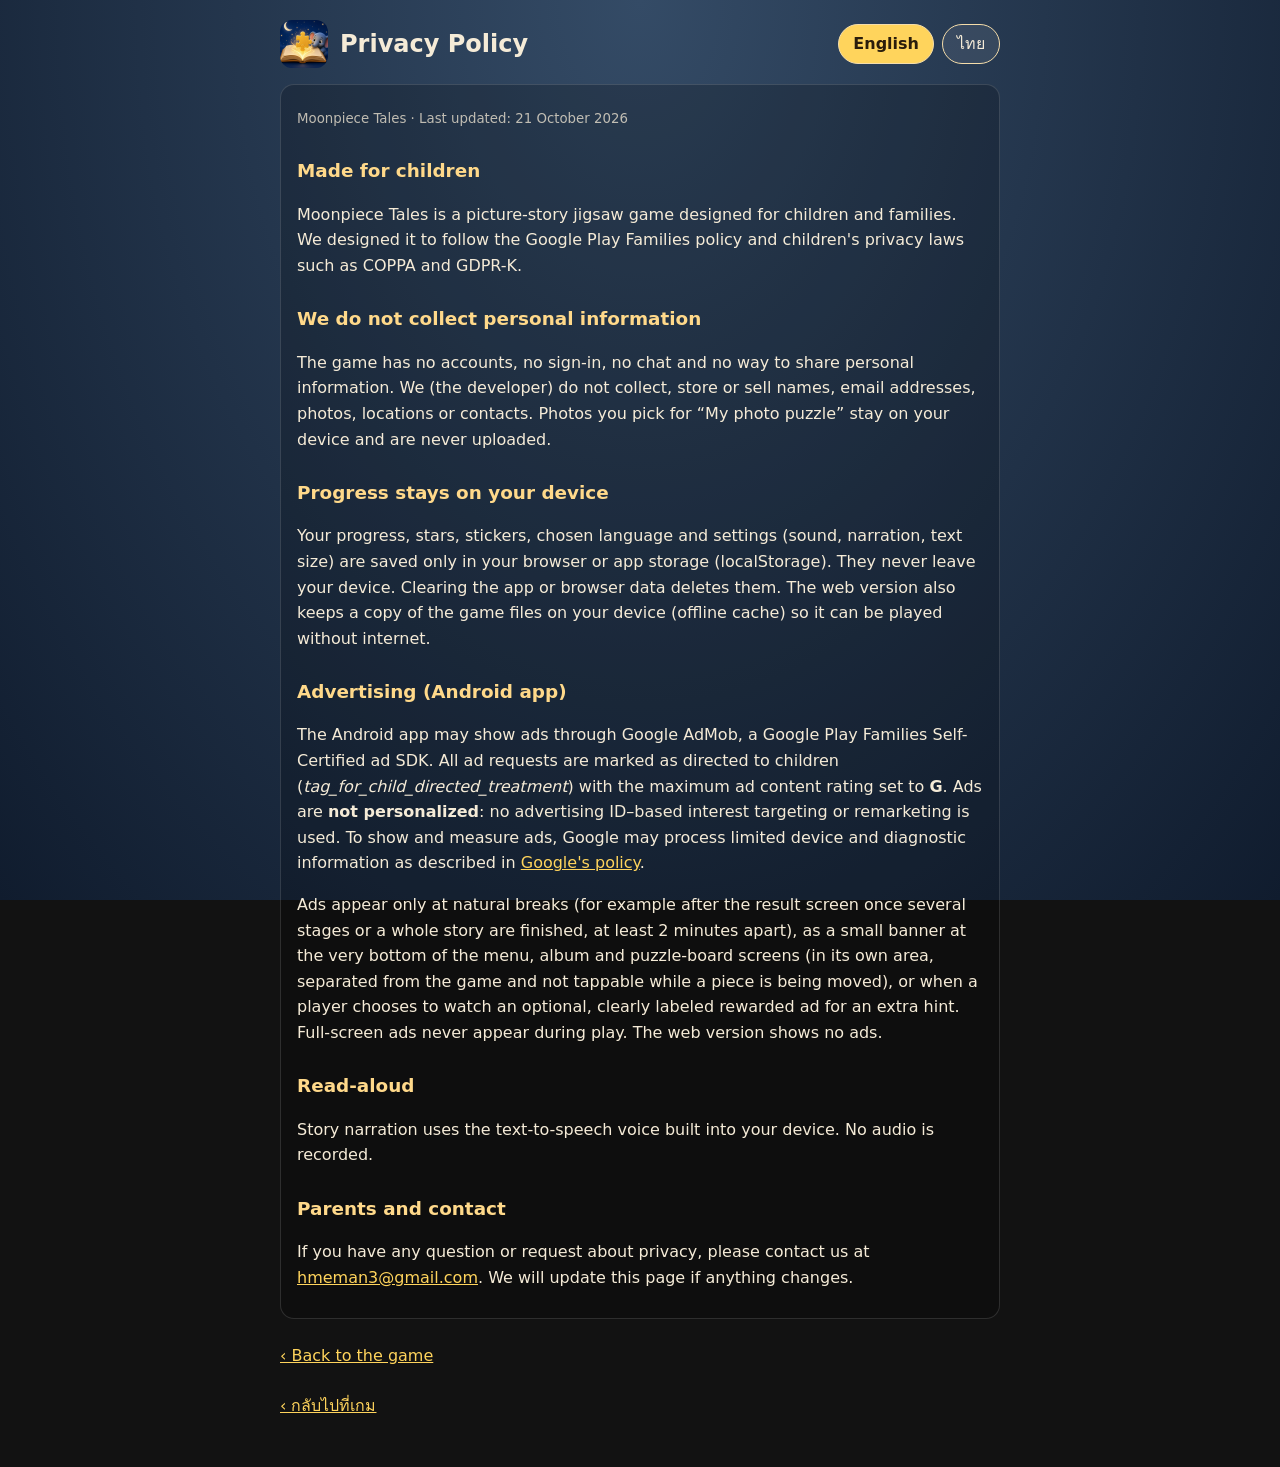
<file: privacy.html>
<!doctype html>
<html lang="en">
<head>
<meta charset="utf-8">
<meta name="viewport" content="width=device-width,initial-scale=1,viewport-fit=cover">
<title>Privacy Policy · Moonpiece Tales</title>
<meta name="robots" content="index,follow">
<link rel="icon" href="branding/favicon-v2.ico">
<style>
:root{color-scheme:dark}
body{margin:0;font:16px/1.6 system-ui,-apple-system,"Segoe UI",Roboto,"Noto Sans Thai",sans-serif;background:radial-gradient(ellipse at top,#344b66,#101c2e) fixed;color:#f5ebd7}
main{max-width:720px;margin:0 auto;padding:20px 18px 48px}
header{display:flex;align-items:center;gap:12px;flex-wrap:wrap}
header img{width:48px;height:48px;border-radius:12px}
h1{font-size:1.5em;margin:0;flex:1;min-width:180px}
h2{font-size:1.15em;margin:1.4em 0 .3em;color:#ffd98a}
a{color:#ffd45c}
nav.lang{display:flex;gap:8px}
nav.lang button{font:inherit;padding:6px 14px;border-radius:999px;border:1px solid #f5ddaa;background:#ffffff14;color:inherit;cursor:pointer}
nav.lang button[aria-pressed=true]{background:#ffd45c;color:#2a1d0c;font-weight:700}
.card{background:#00000033;border:1px solid #ffffff22;border-radius:14px;padding:4px 16px 12px;margin-top:16px}
[data-l]{display:none}
html[lang=en] [data-l=en],html[lang=th] [data-l=th]{display:block}
small{opacity:.75}
.back{display:inline-block;margin-top:24px}
</style>
</head>
<body>
<main>
<header><img src="branding/icon-192-v2.png" alt=""><h1 data-l="en">Privacy Policy</h1><h1 data-l="th">นโยบายความเป็นส่วนตัว</h1>
<nav class="lang" aria-label="Language"><button type="button" data-set="en">English</button><button type="button" data-set="th">ไทย</button></nav></header>

<div class="card" data-l="en">
<p><small>Moonpiece Tales · Last updated: 21 October 2026</small></p>
<h2>Made for children</h2>
<p>Moonpiece Tales is a picture-story jigsaw game designed for children and families. We designed it to follow the Google Play Families policy and children's privacy laws such as COPPA and GDPR-K.</p>
<h2>We do not collect personal information</h2>
<p>The game has no accounts, no sign-in, no chat and no way to share personal information. We (the developer) do not collect, store or sell names, email addresses, photos, locations or contacts. Photos you pick for “My photo puzzle” stay on your device and are never uploaded.</p>
<h2>Progress stays on your device</h2>
<p>Your progress, stars, stickers, chosen language and settings (sound, narration, text size) are saved only in your browser or app storage (localStorage). They never leave your device. Clearing the app or browser data deletes them. The web version also keeps a copy of the game files on your device (offline cache) so it can be played without internet.</p>
<h2>Advertising (Android app)</h2>
<p>The Android app may show ads through Google AdMob, a Google Play Families Self-Certified ad SDK. All ad requests are marked as directed to children (<em>tag_for_child_directed_treatment</em>) with the maximum ad content rating set to <strong>G</strong>. Ads are <strong>not personalized</strong>: no advertising ID–based interest targeting or remarketing is used. To show and measure ads, Google may process limited device and diagnostic information as described in <a href="https://policies.google.com/technologies/partner-sites" rel="noopener">Google's policy</a>.</p>
<p>Ads appear only at natural breaks (for example after the result screen once several stages or a whole story are finished, at least 2 minutes apart), as a small banner at the very bottom of the menu, album and puzzle-board screens (in its own area, separated from the game and not tappable while a piece is being moved), or when a player chooses to watch an optional, clearly labeled rewarded ad for an extra hint. Full-screen ads never appear during play. The web version shows no ads.</p>
<h2>Read-aloud</h2>
<p>Story narration uses the text-to-speech voice built into your device. No audio is recorded.</p>
<h2>Parents and contact</h2>
<p>If you have any question or request about privacy, please contact us at <a href="mailto:hmeman3@gmail.com">hmeman3@gmail.com</a>. We will update this page if anything changes.</p>
</div>

<div class="card" data-l="th">
<p><small>Moonpiece Tales · ปรับปรุงล่าสุด: 21 ตุลาคม 2026</small></p>
<h2>เกมสำหรับเด็ก</h2>
<p>Moonpiece Tales เป็นเกมต่อภาพนิทานสำหรับเด็กและครอบครัว ออกแบบให้เป็นไปตามนโยบาย Families ของ Google Play และกฎหมายคุ้มครองข้อมูลเด็ก เช่น COPPA และ GDPR-K</p>
<h2>เราไม่เก็บข้อมูลส่วนบุคคล</h2>
<p>เกมนี้ไม่มีบัญชีผู้ใช้ ไม่ต้องล็อกอิน ไม่มีแชต และไม่มีช่องทางให้กรอกหรือแชร์ข้อมูลส่วนตัว ผู้พัฒนาไม่เก็บ ไม่บันทึก และไม่ขาย ชื่อ อีเมล รูปภาพ ตำแหน่ง หรือรายชื่อผู้ติดต่อ รูปที่เลือกใน “จิ๊กซอว์รูปของฉัน” อยู่ในเครื่องเท่านั้นและไม่ถูกอัปโหลด</p>
<h2>ความคืบหน้าเก็บไว้ในเครื่อง</h2>
<p>ด่านที่ผ่าน ดาว สติกเกอร์ ภาษาที่เลือก และการตั้งค่า (เสียง เสียงเล่าเรื่อง ขนาดตัวอักษร) บันทึกไว้ในพื้นที่จัดเก็บของเบราว์เซอร์หรือแอป (localStorage) เท่านั้น ไม่ถูกส่งออกจากเครื่อง หากล้างข้อมูลแอปหรือเบราว์เซอร์ ข้อมูลจะถูกลบ เวอร์ชันเว็บยังเก็บสำเนาไฟล์เกมไว้ในเครื่อง (แคชออฟไลน์) เพื่อให้เล่นได้โดยไม่ต้องใช้อินเทอร์เน็ต</p>
<h2>โฆษณา (แอป Android)</h2>
<p>แอป Android อาจแสดงโฆษณาผ่าน Google AdMob ซึ่งเป็น SDK โฆษณาที่ผ่านการรับรองตนเองตามโปรแกรม Families ของ Google Play ทุกคำขอโฆษณาถูกระบุว่าเป็นเนื้อหาสำหรับเด็ก (<em>tag_for_child_directed_treatment</em>) และจำกัดระดับเนื้อหาโฆษณาสูงสุดที่ <strong>G</strong> โฆษณา<strong>ไม่ปรับตามบุคคล</strong> ไม่มีการกำหนดเป้าหมายตามความสนใจหรือรีมาร์เก็ตติ้ง เพื่อแสดงและวัดผลโฆษณา Google อาจประมวลผลข้อมูลอุปกรณ์และข้อมูลวินิจฉัยบางส่วนตาม<a href="https://policies.google.com/technologies/partner-sites?hl=th" rel="noopener">นโยบายของ Google</a></p>
<p>โฆษณาจะแสดงเฉพาะช่วงพักตามธรรมชาติ (เช่น หลังหน้าผลลัพธ์เมื่อผ่านหลายด่านหรือจบนิทานทั้งเรื่อง โดยเว้นระยะห่างอย่างน้อย 2 นาที) เป็นแบนเนอร์เล็กที่ขอบล่างสุดของหน้าเมนู สมุดนิทาน และหน้ากระดานต่อภาพ (อยู่ในพื้นที่แยกจากเกม และกดไม่ได้ขณะกำลังขยับชิ้นภาพ) หรือเมื่อผู้เล่นเลือกดูโฆษณารับรางวัลแบบไม่บังคับที่มีป้ายบอกชัดเจนเพื่อรับตัวช่วยเพิ่ม ไม่มีโฆษณาเต็มจอระหว่างเล่น และเวอร์ชันเว็บไม่มีโฆษณา</p>
<h2>เสียงอ่านนิทาน</h2>
<p>เสียงเล่าเรื่องใช้ระบบอ่านออกเสียงที่มีอยู่ในเครื่อง ไม่มีการบันทึกเสียง</p>
<h2>สำหรับผู้ปกครองและการติดต่อ</h2>
<p>หากมีคำถามหรือคำขอเกี่ยวกับความเป็นส่วนตัว ติดต่อได้ที่ <a href="mailto:hmeman3@gmail.com">hmeman3@gmail.com</a> หากมีการเปลี่ยนแปลง เราจะปรับปรุงหน้านี้</p>
</div>
<a class="back" href="./" data-l="en">‹ Back to the game</a><a class="back" href="./" data-l="th">‹ กลับไปที่เกม</a>
</main>
<script>
(function(){
 const q=new URLSearchParams(location.search).get('lang');let pref=q;
 if(!pref){try{pref=localStorage.getItem('lsj-story-lang')}catch(e){}}
 if(!pref)pref=(navigator.language||'en').slice(0,2);
 const set=l=>{l=l==='th'?'th':'en';document.documentElement.lang=l;document.title=l==='th'?'นโยบายความเป็นส่วนตัว · Moonpiece Tales':'Privacy Policy · Moonpiece Tales';document.querySelectorAll('[data-set]').forEach(b=>b.setAttribute('aria-pressed',String(b.dataset.set===l)));};
 document.querySelectorAll('[data-set]').forEach(b=>b.onclick=()=>set(b.dataset.set));set(pref);
})();
</script>
</body>
</html>
</file>
<file: features.css>
/* Gentle hint */
@keyframes sjWiggle{0%,100%{transform:rotate(0)}20%{transform:rotate(-6deg) scale(1.04)}40%{transform:rotate(5deg) scale(1.04)}60%{transform:rotate(-4deg)}80%{transform:rotate(3deg)}}
#play .tile.sj-wiggle{animation:sjWiggle .65s ease-in-out 3;z-index:3;outline:3px solid #ffe08a;outline-offset:-3px}
#play .tile.sj-home{box-shadow:0 0 0 3px #fff6c9,0 0 18px 6px #ffd45c!important}
body.reduce-effects #play .tile.sj-wiggle{animation:none}
/* Small 2x2 board level grid */
#storyDetail .story-difficulties button{min-width:0}
#storyDetail .story-difficulties button strong,#storyDetail .story-difficulties button small{overflow:hidden;text-overflow:ellipsis;white-space:nowrap}
/* Storybook */
#storyBook{width:min(560px,calc(100vw - 20px));max-height:calc(100dvh - 20px);display:none;flex-direction:column;gap:8px;overflow:auto}
#storyBook[open]{display:flex}
#storyBook .album-top{display:flex;justify-content:space-between;align-items:center;gap:8px}
#storyBook .sb-img{width:100%;max-height:44dvh;object-fit:contain;border-radius:12px;background:#0003}
#storyBook h2{margin:4px 0;font-size:1.15em}
#storyBook .sb-text{margin:0;line-height:1.5;font-size:17px}
#storyBook .sb-end{text-align:center;font-weight:700;margin:6px 0 0}
#storyBook .sb-tools,#storyBook .sb-nav{display:flex;gap:8px;justify-content:center;align-items:center}
#storyBook .sb-tools button,#storyBook .sb-nav button{flex:1;min-height:44px}
.sj-read-all{width:100%;margin:6px 0}
/* Stickers */
#stickerShelf h3{margin:10px 0 6px}
.sj-sticker-row{display:grid;grid-template-columns:repeat(3,minmax(0,1fr));gap:8px}
.sj-sticker{display:flex;flex-direction:column;align-items:center;gap:3px;text-align:center;min-width:0}
.sj-sticker small{font-size:11px;line-height:1.2;overflow:hidden;display:-webkit-box;-webkit-line-clamp:2;-webkit-box-orient:vertical;opacity:.85}
.sj-sticker-face{width:58px;height:58px;border-radius:50%;display:grid;place-items:center;font-size:30px;background:#ffffff1a center/cover;border:3px dashed #ffffff55;color:#ffffffaa;filter:grayscale(1)}
.sj-sticker.got .sj-sticker-face{border:3px solid #ffd45c;filter:none;box-shadow:0 0 0 3px #fff8,0 4px 10px #0006;text-shadow:0 2px 4px #000a;color:#fff}
.sj-sticker.sj-new{margin:6px auto}.sj-sticker.sj-new .sj-sticker-face{width:76px;height:76px;font-size:40px;animation:sjPop .7s ease-out}
@keyframes sjPop{0%{transform:scale(.3) rotate(-20deg)}70%{transform:scale(1.15) rotate(6deg)}100%{transform:none}}
.sj-sticker-tip{font-size:12px;opacity:.8;margin:6px 0 0}
/* Text size */
.sj-textsize{display:flex;justify-content:space-between;align-items:center;gap:10px;margin:6px 0}
.sj-textsize-btns{display:flex;gap:6px}
.sj-textsize-btns button{width:44px;height:44px;padding:0;margin:0!important;line-height:1}
.sj-textsize-btns .sj-ts-s{font-size:13px!important}.sj-textsize-btns .sj-ts-m{font-size:18px!important}.sj-textsize-btns .sj-ts-l{font-size:24px!important}
.sj-textsize-btns button[aria-checked=true]{outline:3px solid #ffd45c;outline-offset:1px}
html[data-text=s] #storyCaption,html[data-text=s] .album-text,html[data-text=s] #storyBook .sb-text,html[data-text=s] #winText,html[data-text=s] .story-dialog p,html[data-text=s] #storyMission{font-size:13px!important}
html[data-text=l] #storyCaption,html[data-text=l] .album-text,html[data-text=l] #storyBook .sb-text,html[data-text=l] #winText,html[data-text=l] #storyMission{font-size:21px!important;line-height:1.45!important}
html[data-text=l] .story-dialog p{font-size:17px!important}
html[data-text=l] #storyLibrary .story-book strong{font-size:17px!important}
/* Banner: keep album clear of the bottom ad slot */
#storyAlbum{max-height:calc(100dvh - 24px - var(--ad-space,0px));margin-bottom:calc(12px + var(--ad-space,0px))}
.sj-read-all,#storyBook button,.sj-textsize-btns button{font-family:inherit}
/* four difficulty buttons in a 2x2 grid: stack label, size and progress */
#storyDetail>.story-difficulties>button{grid-template-columns:minmax(0,1fr)!important;grid-template-rows:auto auto auto!important;height:auto!important;min-height:58px!important;padding:5px 9px!important;gap:1px!important;align-content:center}
#storyDetail>.story-difficulties>button strong{font-size:16px;line-height:1.15}
#storyDetail>.story-difficulties>button span{font-size:12px;line-height:1.2;grid-column:1!important;overflow:hidden;text-overflow:ellipsis;white-space:nowrap}
#storyDetail>.story-difficulties>button small{font-size:11px;line-height:1.2;grid-column:1!important}
html[data-text=l] #storyBook .sb-img{max-height:32dvh}
#play .play-bg{inset:0!important;transform:none!important}
/* compact sticker shelf inside the album so the picture grid keeps its room */
#storyAlbum #stickerShelf h3{margin:6px 0 4px;font-size:16px}
#storyAlbum .sj-sticker-row{grid-template-columns:repeat(6,minmax(0,1fr));gap:4px}
#storyAlbum .sj-sticker small{display:none}
#storyAlbum .sj-sticker-face{width:42px;height:42px;font-size:22px;border-width:2px}
#storyAlbum .sj-sticker-tip{margin:4px 0 6px;font-size:11px}
#storyAlbum{overflow-y:auto}
#storyAlbum .album-page{min-height:92px}
/* Gameplay banner strip: board area shrinks (screen bottom = --ad-space); 16px gap + separator above the ad */
html.sj-play-banner #play{padding-bottom:calc(26px + env(safe-area-inset-bottom,0px))!important;box-sizing:border-box}
html.sj-play-banner #play::after{content:"";position:absolute;left:12px;right:12px;bottom:10px;height:2px;border-radius:2px;background:#ffffff40;pointer-events:none;z-index:2}
html.sj-banner-locked .banner{pointer-events:none!important}
/* Home/title screen: group cover as hero background (sky at top behind the title) */
html body #menu{background:linear-gradient(180deg,#14102366 0%,#141023a0 22%,#0d1b2bdd 48%,#0d1b2bf2 75%),url(branding/cover.webp) center top/cover no-repeat,#2a2c4a!important}
html body #menu #storyLibrary>h1,html body #menu #storyLibrary>small,html body #menu #storyLibrary>p,html body #menu #detailHeading{text-shadow:0 2px 8px #000c,0 0 2px #000}
</file>
